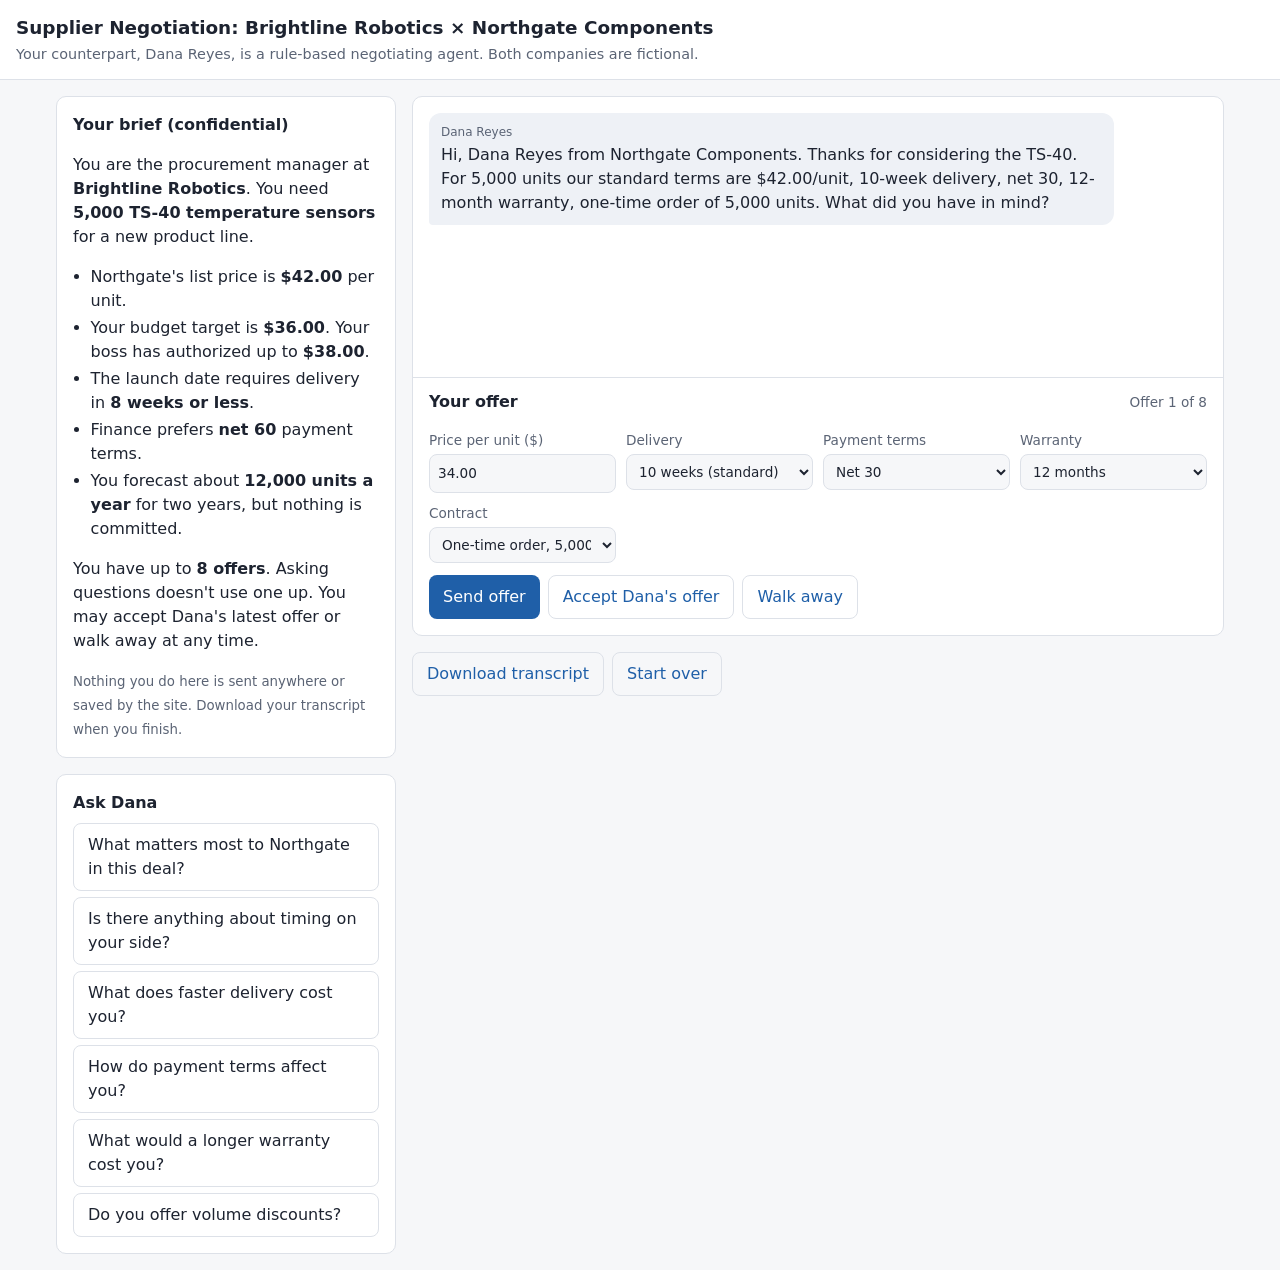
<file: activities/negotiation-supplier/index.html>
<!doctype html>
<html lang="en">
<head>
<meta charset="utf-8">
<meta name="viewport" content="width=device-width, initial-scale=1">
<meta name="robots" content="noindex">
<title>Supplier Negotiation</title>
<style>
  :root {
    --bg: #f6f7f9; --panel: #fff; --ink: #1d2330; --muted: #5b6475; --line: #dde1e8;
    --accent: #1f5fa8; --accent-ink: #fff; --them: #eef1f6; --you: #dcebfb; --info: #eef7ee;
    --warn: #8a5a00; --warn-bg: #fff4dc; --good: #1d6b35; --bad: #a12a2a;
  }
  @media (prefers-color-scheme: dark) {
    :root {
      --bg: #12151b; --panel: #1b1f27; --ink: #e6e9ef; --muted: #9aa3b2; --line: #2e3440;
      --accent: #5b9be0; --accent-ink: #0b1220; --them: #252b36; --you: #1f3550; --info: #1f3326;
      --warn: #f0c36a; --warn-bg: #3a2f17; --good: #7fd59b; --bad: #f08a8a;
    }
  }
  * { box-sizing: border-box; }
  body { margin: 0; background: var(--bg); color: var(--ink); font: 16px/1.5 system-ui, -apple-system, "Segoe UI", Roboto, sans-serif; }
  header { padding: 14px 16px; border-bottom: 1px solid var(--line); background: var(--panel); }
  header h1 { margin: 0; font-size: 1.15rem; }
  header p { margin: 2px 0 0; color: var(--muted); font-size: .9rem; }
  main { display: grid; grid-template-columns: minmax(0, 340px) minmax(0, 1fr); gap: 16px; max-width: 1200px; margin: 0 auto; padding: 16px; }
  @media (max-width: 820px) { main { grid-template-columns: minmax(0, 1fr); } }
  .card { background: var(--panel); border: 1px solid var(--line); border-radius: 10px; padding: 16px; }
  h2 { margin: 0 0 8px; font-size: 1rem; }
  .brief ul { padding-left: 1.1em; margin: 6px 0 12px; }
  .brief li { margin: 3px 0; }
  .brief small { color: var(--muted); }
  .side { display: flex; flex-direction: column; gap: 16px; min-width: 0; }
  .chat { display: flex; flex-direction: column; padding: 0; min-height: 60vh; }
  #log { flex: 1; overflow-y: auto; padding: 16px; display: flex; flex-direction: column; gap: 10px; max-height: 60vh; }
  .msg { max-width: 88%; padding: 10px 12px; border-radius: 12px; overflow-wrap: anywhere; }
  .msg .who { display: block; font-size: .75rem; color: var(--muted); margin-bottom: 2px; }
  .msg.dana { background: var(--them); align-self: flex-start; border-bottom-left-radius: 4px; }
  .msg.you { background: var(--you); align-self: flex-end; border-bottom-right-radius: 4px; }
  .msg.info { background: var(--info); align-self: flex-start; border-bottom-left-radius: 4px; }
  .notice { align-self: center; text-align: center; font-size: .9rem; color: var(--warn); background: var(--warn-bg); padding: 8px 12px; border-radius: 8px; }
  .offer { border-top: 1px solid var(--line); padding: 12px 16px 16px; }
  .offer-head { display: flex; justify-content: space-between; align-items: baseline; gap: 8px; flex-wrap: wrap; }
  .offer-head span { color: var(--muted); font-size: .85rem; }
  .fields { display: grid; grid-template-columns: repeat(auto-fit, minmax(150px, 1fr)); gap: 10px; margin: 8px 0 12px; }
  label.field { display: flex; flex-direction: column; gap: 4px; font-size: .85rem; color: var(--muted); }
  input, select { font: inherit; color: var(--ink); background: var(--bg); border: 1px solid var(--line); border-radius: 8px; padding: 8px; min-width: 0; }
  .actions { display: flex; gap: 8px; flex-wrap: wrap; }
  button { font: inherit; border: 0; border-radius: 8px; padding: 9px 14px; cursor: pointer; background: var(--accent); color: var(--accent-ink); }
  button.secondary { background: transparent; color: var(--accent); border: 1px solid var(--line); }
  button:disabled { opacity: .5; cursor: default; }
  .questions { display: flex; flex-direction: column; gap: 6px; }
  .questions button { text-align: left; background: transparent; color: var(--ink); border: 1px solid var(--line); }
  .questions button:not(:disabled):hover { border-color: var(--accent); }
  .summary table { width: 100%; border-collapse: collapse; font-size: .92rem; }
  .summary td { padding: 4px 0; border-bottom: 1px solid var(--line); vertical-align: top; }
  .summary td:last-child { text-align: right; white-space: nowrap; padding-left: 8px; }
  .summary .total td { font-weight: 600; border-bottom: 0; }
  .flag { color: var(--bad); font-size: .9rem; margin: 6px 0 0; }
  .ok { color: var(--good); }
  .footer-tools { display: flex; gap: 8px; flex-wrap: wrap; }
  [hidden] { display: none !important; }
</style>
</head>
<body>
<header>
  <h1>Supplier Negotiation: Brightline Robotics × Northgate Components</h1>
  <p>Your counterpart, Dana Reyes, is a rule-based negotiating agent. Both companies are fictional.</p>
</header>

<main>
  <div class="side">
    <section class="card brief" aria-labelledby="brief-title">
      <h2 id="brief-title">Your brief (confidential)</h2>
      <p>You are the procurement manager at <strong>Brightline Robotics</strong>. You need <strong>5,000 TS-40 temperature sensors</strong> for a new product line.</p>
      <ul>
        <li>Northgate's list price is <strong>$42.00</strong> per unit.</li>
        <li>Your budget target is <strong>$36.00</strong>. Your boss has authorized up to <strong>$38.00</strong>.</li>
        <li>The launch date requires delivery in <strong>8 weeks or less</strong>.</li>
        <li>Finance prefers <strong>net 60</strong> payment terms.</li>
        <li>You forecast about <strong>12,000 units a year</strong> for two years, but nothing is committed.</li>
      </ul>
      <p>You have up to <strong>8 offers</strong>. Asking questions doesn't use one up. You may accept Dana's latest offer or walk away at any time.</p>
      <small>Nothing you do here is sent anywhere or saved by the site. Download your transcript when you finish.</small>
    </section>

    <section class="card" aria-labelledby="q-title">
      <h2 id="q-title">Ask Dana</h2>
      <div class="questions" id="questions"></div>
    </section>
  </div>

  <div class="side">
    <section class="card chat" aria-label="Negotiation">
      <div id="log" aria-live="polite"></div>

      <form class="offer" id="offer-form">
        <div class="offer-head">
          <h2>Your offer</h2>
          <span id="round"></span>
        </div>
        <div class="fields">
          <label class="field">Price per unit ($)
            <input id="price" type="number" min="20" max="50" step="0.05" value="34.00" required>
          </label>
          <label class="field">Delivery
            <select id="delivery">
              <option value="10">10 weeks (standard)</option>
              <option value="7">7 weeks (rush)</option>
            </select>
          </label>
          <label class="field">Payment terms
            <select id="payment">
              <option value="30">Net 30</option>
              <option value="45">Net 45</option>
              <option value="60">Net 60</option>
            </select>
          </label>
          <label class="field">Warranty
            <select id="warranty">
              <option value="12">12 months</option>
              <option value="24">24 months</option>
            </select>
          </label>
          <label class="field">Contract
            <select id="contract">
              <option value="once">One-time order, 5,000 units</option>
              <option value="2yr">2-year agreement, 10,000+/yr</option>
            </select>
          </label>
        </div>
        <div class="actions">
          <button type="submit" id="send">Send offer</button>
          <button type="button" class="secondary" id="accept">Accept Dana's offer</button>
          <button type="button" class="secondary" id="walk">Walk away</button>
        </div>
      </form>
    </section>

    <section class="card summary" id="summary" hidden aria-labelledby="summary-title">
      <h2 id="summary-title">Result</h2>
      <div id="summary-body"></div>
    </section>

    <div class="footer-tools">
      <button type="button" class="secondary" id="download">Download transcript</button>
      <button type="button" class="secondary" id="restart">Start over</button>
    </div>
  </div>
</main>

<script>
(function () {
  'use strict';

  // ---- Dana's hidden model ---------------------------------------------------
  // Dana values a package by its price minus what each term costs Northgate,
  // plus what a long-term agreement is worth to her (all per unit).
  var DANA = {
    cost: { rush: 1.50, net45: 0.30, net60: 0.60, warranty24: 0.40 },
    multiYearValue: 3.00,
    openingAspiration: 41.00,
    reservation: 34.75,
    // Concessions shrink each round. She gives only 30% of a step when the
    // buyer hasn't improved their own offer since last time.
    steps: [1.00, 0.70, 0.50, 0.35, 0.25, 0.20, 0.15, 0.10],
    reciprocity: 0.30,
    timingDiscount: 0.50, // Revealing quota pressure makes her a little keener to close.
    insultMargin: 4.00
  };
  var MAX_OFFERS = 8;
  var OPENING = { price: 42.00, delivery: 10, payment: 30, warranty: 12, contract: 'once' };
  var STORAGE_KEY = 'absel-negotiation-supplier-v2';

  var QUESTIONS = [
    { id: 'priorities', q: 'What matters most to Northgate in this deal?',
      a: "Honestly? Predictable volume. A customer who commits for a couple of years is worth a lot more to us than a one-off order." },
    { id: 'timing', q: 'Is there anything about timing on your side?',
      a: "Between us, our quarter closes in three weeks and I'd like to get this signed before then. If we can move quickly, I'll be as flexible as I can." },
    { id: 'rush', q: 'What does faster delivery cost you?',
      a: "Rushing production to 7 weeks costs us about $1.50 a unit in overtime and expedited materials." },
    { id: 'payment', q: 'How do payment terms affect you?',
      a: "Every extra 15 days of terms costs us roughly 30 cents a unit in financing, so net 60 is about 60 cents a unit." },
    { id: 'warranty', q: 'What would a longer warranty cost you?',
      a: "Our TS-40 failure rate is low. A 24-month warranty costs us about 40 cents a unit in expected claims." },
    { id: 'volume', q: 'Do you offer volume discounts?',
      a: "5,000 units is already priced as a volume order. A multi-year commitment, though, is a different conversation." }
  ];

  function danaValue(o) {
    var v = o.price;
    if (o.delivery === 7) v -= DANA.cost.rush;
    if (o.payment === 45) v -= DANA.cost.net45;
    if (o.payment === 60) v -= DANA.cost.net60;
    if (o.warranty === 24) v -= DANA.cost.warranty24;
    if (o.contract === '2yr') v += DANA.multiYearValue;
    return v;
  }

  // The price that makes a package worth `target` to Dana, rounded up to 5 cents.
  function priceFor(terms, target) {
    var nonPrice = danaValue(Object.assign({}, terms, { price: 0 }));
    return Math.ceil((target - nonPrice) * 20 - 1e-9) / 20;
  }

  // ---- Brightline's scoring (shown at the end, for class comparison) ---------
  function brightlineScore(o) {
    var rows = [];
    rows.push(['Price ' + money(o.price) + ' (10 points per $1 under list)', Math.max(0, (42 - o.price) * 10)]);
    rows.push([o.delivery === 7 ? 'Delivery in 7 weeks: meets the launch' : 'Delivery in 10 weeks: misses the launch', o.delivery === 7 ? 20 : -20]);
    rows.push(['Payment net ' + o.payment, { 30: 0, 45: 4, 60: 8 }[o.payment]]);
    rows.push(['Warranty ' + o.warranty + ' months', o.warranty === 24 ? 4 : 0]);
    rows.push([o.contract === '2yr' ? 'Two-year supply agreement' : 'One-time order', o.contract === '2yr' ? 3 : 0]);
    var total = rows.reduce(function (s, r) { return s + r[1]; }, 0);
    return { rows: rows, total: Math.round(total * 10) / 10 };
  }

  // ---- State -------------------------------------------------------------------
  var state = load() || fresh();

  function fresh() {
    return {
      aspiration: DANA.openingAspiration,
      lastBuyerValue: null,
      offers: 0,
      asked: {},
      hinted: false,
      danaOffer: OPENING,
      log: [{ who: 'dana', text: "Hi, Dana Reyes from Northgate Components. Thanks for considering the TS-40. For 5,000 units our standard terms are " + describe(OPENING) + ". What did you have in mind?" }],
      outcome: null
    };
  }
  function load() {
    try { return JSON.parse(sessionStorage.getItem(STORAGE_KEY)); } catch (e) { return null; }
  }
  function save() {
    try { sessionStorage.setItem(STORAGE_KEY, JSON.stringify(state)); } catch (e) {}
  }

  // ---- Negotiation rules -------------------------------------------------------
  function makeOffer(offer) {
    state.offers += 1;
    state.log.push({ who: 'you', text: 'Offer ' + state.offers + ': ' + describe(offer) + '.' });
    var v = danaValue(offer);

    if (v >= state.aspiration) return closeDeal(offer, pick(["That works for us.", "I can do that.", "Let's do it."]));

    var reply;
    if (v < DANA.reservation - DANA.insultMargin) {
      reply = "That's below what these cost us to make. I can't work from that number. ";
    } else {
      var improved = state.lastBuyerValue === null || v > state.lastBuyerValue + 0.005;
      var step = DANA.steps[Math.min(state.offers - 1, DANA.steps.length - 1)] * (improved ? 1 : DANA.reciprocity);
      state.aspiration = Math.max(DANA.reservation, state.aspiration - step);
      if (v >= state.aspiration) {
        state.lastBuyerValue = v;
        return closeDeal(offer, "You're close enough. Let's shake on it.");
      }
      reply = improved
        ? pick(["I appreciate the movement, but I can't get there. ", "We're getting closer. ", "I can't do that, but let me meet you partway. "])
        : "I've moved, and I need to see some movement from your side too. ";
    }
    state.lastBuyerValue = Math.max(v, state.lastBuyerValue === null ? v : state.lastBuyerValue);

    var counter = Object.assign({}, offer, { price: Math.max(priceFor(offer, state.aspiration), 0) });
    state.danaOffer = counter;
    reply += 'On those terms I could do ' + money(counter.price) + ' per unit.';

    if (!state.hinted && state.offers >= 3 && offer.contract !== '2yr' && !state.asked.priorities && !state.asked.volume) {
      state.hinted = true;
      reply += " If you could commit beyond this one order, I'd have a lot more room on price.";
    }
    if (state.offers >= MAX_OFFERS) {
      reply += " I've gone as far as I can. That's my best and final offer.";
    }
    state.log.push({ who: 'dana', text: reply });
  }

  function ask(question) {
    if (state.asked[question.id]) return;
    state.asked[question.id] = true;
    state.log.push({ who: 'you', text: question.q });
    state.log.push({ who: 'info', text: question.a });
    if (question.id === 'timing') {
      state.aspiration = Math.max(DANA.reservation, state.aspiration - DANA.timingDiscount);
    }
  }

  function closeDeal(deal, line) {
    state.log.push({ who: 'dana', text: line + ' To confirm: ' + describe(deal) + '.' });
    state.outcome = { type: 'deal', deal: deal };
  }

  function walkAway() {
    state.log.push({ who: 'you', text: "I don't think we can make this work. Thanks for your time." });
    state.log.push({ who: 'dana', text: "Understood. If anything changes on your side, you know where to find me." });
    state.outcome = { type: 'none' };
  }

  // ---- Rendering -----------------------------------------------------------------
  var $ = function (id) { return document.getElementById(id); };
  var form = $('offer-form');

  function render() {
    var log = $('log');
    log.textContent = '';
    state.log.forEach(function (entry) {
      var div = document.createElement('div');
      div.className = 'msg ' + entry.who;
      var who = document.createElement('span');
      who.className = 'who';
      who.textContent = entry.who === 'you' ? 'You' : 'Dana Reyes';
      div.appendChild(who);
      div.appendChild(document.createTextNode(entry.text));
      log.appendChild(div);
    });
    if (state.outcome) {
      var n = document.createElement('div');
      n.className = 'notice';
      n.textContent = state.outcome.type === 'deal' ? 'Deal reached. See your result below.' : 'No deal. See your result below.';
      log.appendChild(n);
    }
    log.scrollTop = log.scrollHeight;

    var done = !!state.outcome;
    var outOfOffers = state.offers >= MAX_OFFERS;
    $('round').textContent = done ? '' : (outOfOffers ? 'No offers left: accept or walk away' : 'Offer ' + (state.offers + 1) + ' of ' + MAX_OFFERS);
    Array.prototype.forEach.call(form.elements, function (el) { el.disabled = done; });
    $('send').disabled = done || outOfOffers;

    var qs = $('questions');
    qs.textContent = '';
    QUESTIONS.forEach(function (question) {
      var b = document.createElement('button');
      b.type = 'button';
      b.textContent = question.q;
      b.disabled = done || !!state.asked[question.id];
      b.addEventListener('click', function () { ask(question); save(); render(); });
      qs.appendChild(b);
    });

    renderSummary();
  }

  function renderSummary() {
    var box = $('summary');
    box.hidden = !state.outcome;
    if (!state.outcome) return;
    var body = $('summary-body');
    if (state.outcome.type !== 'deal') {
      body.innerHTML = '<p>No agreement after ' + state.offers + ' offer(s). Brightline must find another supplier, and the launch is at risk.</p>';
      return;
    }
    var deal = state.outcome.deal;
    var score = brightlineScore(deal);
    var html = '<p><strong>Terms:</strong> ' + escapeHtml(describe(deal)) + '.</p><table>';
    score.rows.forEach(function (r) { html += '<tr><td>' + escapeHtml(r[0]) + '</td><td>' + fmtPoints(r[1]) + '</td></tr>'; });
    html += '<tr class="total"><td>Brightline score</td><td>' + score.total + '</td></tr></table>';
    html += deal.price > 38
      ? '<p class="flag">The price is above your $38.00 authorization. You would need your boss to sign off.</p>'
      : '<p class="ok">Within your $38.00 authorization' + (deal.price <= 36 ? ', and at or under your $36.00 target.' : '.') + '</p>';
    html += '<p><small>' + state.offers + ' offer(s) made, ' + Object.keys(state.asked).length + ' of ' + QUESTIONS.length + ' questions asked. Your instructor will compare results in the debrief.</small></p>';
    body.innerHTML = html;
  }

  // ---- Events ---------------------------------------------------------------------
  form.addEventListener('submit', function (e) {
    e.preventDefault();
    if (state.outcome || state.offers >= MAX_OFFERS) return;
    var price = Math.round(parseFloat($('price').value) * 100) / 100;
    if (!isFinite(price) || price <= 0) return;
    makeOffer({
      price: price,
      delivery: parseInt($('delivery').value, 10),
      payment: parseInt($('payment').value, 10),
      warranty: parseInt($('warranty').value, 10),
      contract: $('contract').value
    });
    save();
    render();
  });

  $('accept').addEventListener('click', function () {
    if (state.outcome) return;
    state.log.push({ who: 'you', text: 'I accept your offer: ' + describe(state.danaOffer) + '.' });
    closeDeal(state.danaOffer, 'Great, glad we could work it out.');
    save();
    render();
  });

  $('walk').addEventListener('click', function () {
    if (state.outcome || !confirm('Walk away without a deal?')) return;
    walkAway();
    save();
    render();
  });

  $('restart').addEventListener('click', function () {
    if (state.log.length > 1 && !confirm('Start a new negotiation? This one will be cleared.')) return;
    state = fresh();
    save();
    render();
  });

  $('download').addEventListener('click', function () {
    var lines = ['Supplier Negotiation transcript', new Date().toLocaleString(), ''];
    state.log.forEach(function (e) { lines.push((e.who === 'you' ? 'You: ' : 'Dana Reyes: ') + e.text, ''); });
    if (state.outcome && state.outcome.type === 'deal') {
      var s = brightlineScore(state.outcome.deal);
      lines.push('RESULT: ' + describe(state.outcome.deal));
      s.rows.forEach(function (r) { lines.push('  ' + r[0] + ': ' + fmtPoints(r[1])); });
      lines.push('  Brightline score: ' + s.total);
    } else if (state.outcome) {
      lines.push('RESULT: No deal');
    }
    lines.push('Offers made: ' + state.offers + '; questions asked: ' + Object.keys(state.asked).length);
    var blob = new Blob([lines.join('\n')], { type: 'text/plain' });
    var a = document.createElement('a');
    a.href = URL.createObjectURL(blob);
    a.download = 'negotiation-transcript.txt';
    document.body.appendChild(a);
    a.click();
    a.remove();
    setTimeout(function () { URL.revokeObjectURL(a.href); }, 1000);
  });

  // ---- Helpers ----------------------------------------------------------------------
  function describe(o) {
    return money(o.price) + '/unit, ' + o.delivery + '-week delivery, net ' + o.payment + ', ' + o.warranty + '-month warranty, ' +
      (o.contract === '2yr' ? 'two-year agreement (10,000+ units a year)' : 'one-time order of 5,000 units');
  }
  function money(n) { return '$' + n.toFixed(2); }
  function fmtPoints(n) { return (n > 0 ? '+' : '') + (Math.round(n * 10) / 10); }
  function pick(list) { return list[Math.floor(Math.random() * list.length)]; }
  function escapeHtml(s) { return String(s).replace(/[&<>"']/g, function (c) { return { '&': '&amp;', '<': '&lt;', '>': '&gt;', '"': '&quot;', "'": '&#39;' }[c]; }); }

  // Exposed for automated checks of the negotiation rules.
  window.__negotiation = { DANA: DANA, danaValue: danaValue, priceFor: priceFor, brightlineScore: brightlineScore };

  render();
})();
</script>
</body>
</html>
</file>
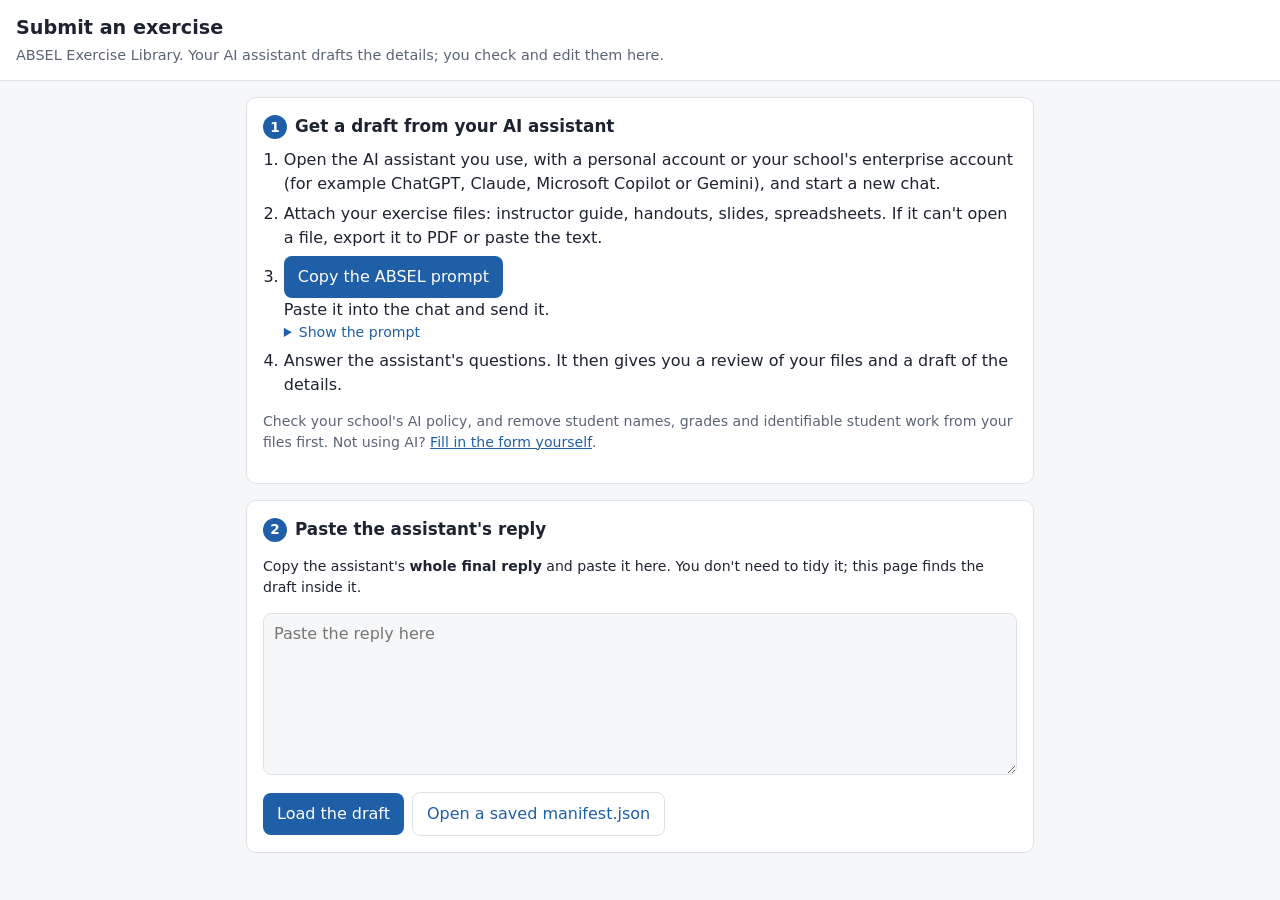
<file: author-kit/submit.html>
<!doctype html>
<html lang="en">
<head>
<meta charset="utf-8">
<meta name="viewport" content="width=device-width, initial-scale=1">
<meta name="robots" content="noindex">
<title>Submit an Exercise</title>
<style>
  :root {
    --bg: #f6f7f9; --panel: #fff; --ink: #1d2330; --muted: #5b6475; --line: #dde1e8;
    --accent: #1f5fa8; --accent-ink: #fff; --chip: #eef1f6; --good: #1d6b35; --good-bg: #e8f4ec;
    --warn: #8a5a00; --warn-bg: #fff4dc; --bad: #a12a2a; --bad-bg: #fbeaea;
  }
  @media (prefers-color-scheme: dark) {
    :root {
      --bg: #12151b; --panel: #1b1f27; --ink: #e6e9ef; --muted: #9aa3b2; --line: #2e3440;
      --accent: #5b9be0; --accent-ink: #0b1220; --chip: #252b36; --good: #7fd59b; --good-bg: #1f3326;
      --warn: #f0c36a; --warn-bg: #3a2f17; --bad: #f08a8a; --bad-bg: #3a1f22;
    }
  }
  * { box-sizing: border-box; }
  body { margin: 0; background: var(--bg); color: var(--ink); font: 16px/1.5 system-ui, -apple-system, "Segoe UI", Roboto, sans-serif; }
  header.top { padding: 14px 16px; border-bottom: 1px solid var(--line); background: var(--panel); }
  header.top h1 { margin: 0; font-size: 1.2rem; }
  header.top p { margin: 2px 0 0; color: var(--muted); font-size: .9rem; }
  .wrap { display: grid; grid-template-columns: 220px minmax(0, 1fr); gap: 16px; max-width: 1080px; margin: 0 auto; padding: 16px; }
  .wrap.no-nav { grid-template-columns: minmax(0, 1fr); max-width: 820px; }
  @media (max-width: 860px) { .wrap { grid-template-columns: minmax(0, 1fr); } }
  nav.side { position: sticky; top: 16px; align-self: start; }
  @media (max-width: 860px) { nav.side { position: static; } }
  nav.side ol { list-style: none; margin: 0; padding: 0; background: var(--panel); border: 1px solid var(--line); border-radius: 10px; overflow: hidden; }
  nav.side li + li { border-top: 1px solid var(--line); }
  nav.side a { display: flex; justify-content: space-between; gap: 8px; padding: 9px 12px; color: var(--ink); text-decoration: none; font-size: .92rem; }
  nav.side a:hover { background: var(--chip); }
  .badge { font-size: .78rem; border-radius: 999px; padding: 1px 8px; white-space: nowrap; align-self: center; }
  .badge.ok { background: var(--good-bg); color: var(--good); }
  .badge.todo { background: var(--bad-bg); color: var(--bad); }
  main { min-width: 0; display: flex; flex-direction: column; gap: 16px; }
  .card { background: var(--panel); border: 1px solid var(--line); border-radius: 10px; padding: 16px; scroll-margin-top: 12px; }
  h2 { margin: 0 0 8px; font-size: 1.05rem; display: flex; align-items: center; gap: 8px; }
  h3 { margin: 0 0 4px; font-size: 1.02rem; }
  .num { display: inline-grid; place-items: center; width: 24px; height: 24px; border-radius: 50%; background: var(--accent); color: var(--accent-ink); font-size: .85rem; flex: none; }
  .muted { color: var(--muted); }
  .small { font-size: .88rem; }
  ol.steps { margin: 8px 0; padding-left: 1.3em; }
  ol.steps li { margin: 6px 0; }
  pre.prompt, pre.review { white-space: pre-wrap; overflow-wrap: anywhere; font: .82rem/1.45 ui-monospace, SFMono-Regular, Consolas, monospace; background: var(--bg); border: 1px solid var(--line); border-radius: 8px; padding: 10px; max-height: 340px; overflow: auto; }
  pre.review { font-family: inherit; font-size: .9rem; }
  details > summary { cursor: pointer; color: var(--accent); }
  .field { margin: 14px 0 0; min-width: 0; }
  .field > label, .field > .lbl { display: block; font-weight: 600; font-size: .93rem; margin-bottom: 4px; }
  .opt { font-weight: 400; color: var(--muted); font-size: .85rem; }
  input[type=text], input[type=email], textarea, select { width: 100%; font: inherit; color: var(--ink); background: var(--bg); border: 1px solid var(--line); border-radius: 8px; padding: 8px 10px; min-width: 0; }
  textarea { resize: vertical; }
  input:focus, textarea:focus, select:focus { outline: 2px solid var(--accent); outline-offset: 1px; }
  .field.show-err > input, .field.show-err > textarea, .field.show-err > select, .field.show-err .inline input { border-color: var(--bad); }
  .hint { font-size: .84rem; color: var(--muted); margin-top: 4px; }
  .err, .warn, .ai-note { font-size: .86rem; margin-top: 6px; border-radius: 6px; }
  .err { color: var(--bad); }
  .warn { color: var(--warn); }
  .ai-note { background: var(--warn-bg); color: var(--warn); padding: 6px 10px; }
  .err:empty, .warn:empty, .ai-note:empty { display: none; }
  .grid { display: grid; grid-template-columns: repeat(auto-fit, minmax(170px, 1fr)); gap: 0 12px; }
  .inline { display: flex; gap: 8px; align-items: center; flex-wrap: wrap; }
  .inline input[type=text] { width: 7em; }
  .chips { display: flex; flex-wrap: wrap; gap: 6px; }
  .chip { font: inherit; font-size: .9rem; background: var(--chip); color: var(--ink); border: 1px solid var(--line); border-radius: 999px; padding: 5px 12px; cursor: pointer; display: inline-flex; gap: 6px; align-items: center; }
  .chip:hover { border-color: var(--accent); }
  .chip[aria-pressed=true] { background: var(--accent); color: var(--accent-ink); border-color: var(--accent); }
  .chip .ord { font-size: .72rem; background: var(--accent-ink); color: var(--accent); border-radius: 999px; padding: 0 6px; }
  .chip.full { opacity: .5; }
  .tags { display: flex; flex-wrap: wrap; gap: 6px; margin-bottom: 6px; }
  .tag { display: inline-flex; align-items: center; gap: 4px; background: var(--chip); border: 1px solid var(--line); border-radius: 999px; padding: 3px 4px 3px 11px; font-size: .9rem; max-width: 100%; overflow-wrap: anywhere; }
  .tag button { background: transparent; color: var(--muted); border: 0; padding: 0 6px; font-size: 1rem; line-height: 1; cursor: pointer; }
  .tag-entry { display: flex; gap: 8px; }
  .row { border: 1px solid var(--line); border-radius: 8px; padding: 4px 12px 12px; margin: 10px 0 0; background: var(--bg); }
  .row input[type=text], .row input[type=email], .row textarea, .row select { background: var(--panel); }
  .row-head { display: flex; justify-content: space-between; align-items: center; gap: 8px; margin-top: 8px; font-size: .88rem; color: var(--muted); }
  .obj { display: flex; gap: 8px; align-items: flex-start; margin-top: 8px; }
  .obj textarea { flex: 1; }
  button { font: inherit; border: 0; border-radius: 8px; padding: 9px 14px; cursor: pointer; background: var(--accent); color: var(--accent-ink); }
  button.secondary, label.button.secondary { background: transparent; color: var(--accent); border: 1px solid var(--line); }
  label.button { display: inline-block; border-radius: 8px; padding: 9px 14px; cursor: pointer; }
  button.link { background: none; color: var(--accent); padding: 0; text-decoration: underline; }
  button.icon { background: transparent; color: var(--muted); border: 1px solid var(--line); padding: 4px 10px; font-size: .85rem; }
  .actions { display: flex; gap: 8px; flex-wrap: wrap; margin-top: 10px; align-items: center; }
  .check { display: flex; gap: 10px; align-items: flex-start; font-weight: 400 !important; cursor: pointer; }
  .check input { margin-top: .3em; width: 1.05em; height: 1.05em; flex: none; }
  .radio-cards { display: grid; grid-template-columns: repeat(auto-fit, minmax(210px, 1fr)); gap: 8px; }
  .radio-cards label { border: 1px solid var(--line); border-radius: 8px; padding: 8px 10px; display: flex; gap: 8px; cursor: pointer; font-weight: 400; }
  .radio-cards label:has(input:checked) { border-color: var(--accent); background: var(--chip); }
  .radio-cards small { display: block; color: var(--muted); }
  .meter { font-size: .84rem; color: var(--muted); margin-top: 4px; }
  .meter.bad { color: var(--warn); }
  .msg { border-radius: 8px; padding: 10px 12px; margin-top: 10px; font-size: .92rem; }
  .msg.ok { background: var(--good-bg); color: var(--good); }
  .msg.bad { background: var(--bad-bg); color: var(--bad); }
  .msg.info { background: var(--chip); }
  .msg ul { margin: 6px 0 0; padding-left: 1.2em; }
  .problems { margin: 8px 0 0; padding-left: 1.2em; }
  .problems li { margin: 3px 0; }
  .problems a { color: var(--ink); }
  .file-state { font-size: .82rem; }
  .file-state.ok { color: var(--good); }
  [hidden] { display: none !important; }
</style>
</head>
<body>
<header class="top">
  <h1>Submit an exercise</h1>
  <p>ABSEL Exercise Library. Your AI assistant drafts the details; you check and edit them here.</p>
</header>

<div class="wrap no-nav" id="wrap">
  <nav class="side" id="nav" aria-label="Form sections" hidden></nav>
  <main>
    <section class="card" id="sec-start">
      <h2><span class="num">1</span> Get a draft from your AI assistant</h2>
      <ol class="steps">
        <li>Open the AI assistant you use, with a personal account or your school's enterprise account (for example ChatGPT, Claude, Microsoft Copilot or Gemini), and start a new chat.</li>
        <li>Attach your exercise files: instructor guide, handouts, slides, spreadsheets. If it can't open a file, export it to PDF or paste the text.</li>
        <li><button type="button" data-action="copy-prompt">Copy the ABSEL prompt</button> <span id="copy-status" class="small muted" role="status"></span><br>Paste it into the chat and send it.
          <details><summary class="small">Show the prompt</summary><pre class="prompt" id="prompt-view"></pre></details></li>
        <li>Answer the assistant's questions. It then gives you a review of your files and a draft of the details.</li>
      </ol>
      <p class="small muted">Check your school's AI policy, and remove student names, grades and identifiable student work from your files first. Not using AI? <button type="button" class="link" data-action="blank">Fill in the form yourself</button>.</p>
    </section>

    <section class="card" id="sec-import">
      <h2><span class="num">2</span> Paste the assistant's reply</h2>
      <p class="small">Copy the assistant's <strong>whole final reply</strong> and paste it here. You don't need to tidy it; this page finds the draft inside it.</p>
      <textarea id="paste" rows="6" placeholder="Paste the reply here" aria-label="Assistant's reply"></textarea>
      <div class="actions">
        <button type="button" data-action="import">Load the draft</button>
        <label class="button secondary">Open a saved manifest.json<input type="file" id="manifest-file" accept=".json,application/json" hidden></label>
      </div>
      <div id="import-msg" role="status"></div>
    </section>

    <div id="editor" hidden>
      <div class="card" id="ai-review" hidden>
        <details>
          <summary><strong>Your assistant's review of your files</strong></summary>
          <p class="small muted">Fix anything it lists under "Must fix" in your files before submitting.</p>
          <pre class="review" id="ai-review-text"></pre>
        </details>
      </div>
      <h2 style="margin:8px 0 0"><span class="num">3</span> Check and edit</h2>
      <p class="small muted" style="margin:0">Your changes are saved in this browser as you go.</p>
      <section class="card" id="sec-basics"></section>
      <section class="card" id="sec-authors"></section>
      <section class="card" id="sec-classify"></section>
      <section class="card" id="sec-logistics"></section>
      <section class="card" id="sec-materials"></section>
      <section class="card" id="sec-evidence"></section>
      <section class="card" id="sec-rights"></section>
      <section class="card" id="sec-finish"></section>
    </div>
  </main>
</div>

<script type="application/json" id="absel-schema">
{
  "$schema": "https://json-schema.org/draft/2020-12/schema",
  "$id": "https://absel.org/schema/exercise/1.0/manifest.schema.json",
  "title": "ABSEL Exercise Library manifest",
  "description": "Indexing information for one exercise. Saved as manifest.json in the exercise's folder. Field rules and definitions of every allowed value are in schema/INDEXING-RULES.md.",
  "type": "object",
  "additionalProperties": false,
  "required": [
    "schema_version", "title", "slug", "summary", "authors",
    "exercise_types", "disciplines", "topics", "learning_objectives",
    "levels", "delivery_modes", "duration", "class_size", "materials",
    "rights", "license", "version", "author_confirmed"
  ],
  "properties": {
    "schema_version": { "const": "1.0" },

    "title": { "type": "string", "minLength": 5, "maxLength": 120 },
    "slug": {
      "type": "string",
      "pattern": "^[a-z0-9]+(-[a-z0-9]+)*$",
      "maxLength": 60,
      "description": "Folder name and URL. Lowercase words joined by hyphens."
    },
    "summary": {
      "type": "string",
      "minLength": 300,
      "maxLength": 1400,
      "description": "60-180 words for an instructor deciding whether to use the exercise. Shown publicly in the catalog."
    },
    "description": {
      "type": ["string", "null"],
      "maxLength": 6000,
      "description": "Optional longer overview for members. Never include confidential information such as answer keys."
    },

    "authors": {
      "type": "array",
      "minItems": 1,
      "items": {
        "type": "object",
        "additionalProperties": false,
        "required": ["name"],
        "properties": {
          "name": { "type": "string", "minLength": 2 },
          "affiliation": { "type": ["string", "null"] },
          "email": { "type": ["string", "null"], "format": "email", "description": "Private: used by editors, never displayed." },
          "orcid": { "type": ["string", "null"], "pattern": "^\\d{4}-\\d{4}-\\d{4}-\\d{3}[\\dX]$" },
          "corresponding": { "type": "boolean", "default": false }
        }
      }
    },

    "exercise_types": {
      "type": "array", "minItems": 1, "maxItems": 3, "uniqueItems": true,
      "items": { "enum": [
        "simulation", "role-play", "game", "case-discussion", "structured-exercise",
        "team-project", "field-assignment", "reflection-or-debrief-tool", "assessment-instrument"
      ] }
    },
    "disciplines": {
      "type": "array", "minItems": 1, "maxItems": 3, "uniqueItems": true,
      "description": "First item is the primary discipline.",
      "items": { "enum": [
        "accounting", "business-analytics", "business-communication", "business-ethics",
        "business-law", "economics", "entrepreneurship", "finance", "general-management",
        "human-resource-management", "information-systems", "international-business",
        "leadership", "marketing", "negotiation", "operations-management",
        "organizational-behavior", "project-management", "strategy",
        "supply-chain-management", "sustainability"
      ] }
    },
    "courses": {
      "type": "array", "maxItems": 5, "uniqueItems": true,
      "description": "Typical course titles, free text, e.g. \"Principles of Marketing\".",
      "items": { "type": "string", "minLength": 3, "maxLength": 80 }
    },
    "topics": {
      "type": "array", "minItems": 3, "maxItems": 12, "uniqueItems": true,
      "description": "Search keywords: concepts an instructor would type.",
      "items": { "type": "string", "pattern": "^[a-z0-9][a-z0-9 &'/-]*$", "maxLength": 40 }
    },
    "learning_objectives": {
      "type": "array", "minItems": 2, "maxItems": 8,
      "items": { "type": "string", "minLength": 15, "maxLength": 300 }
    },
    "skills": {
      "type": "array", "maxItems": 5, "uniqueItems": true,
      "items": { "enum": [
        "written-communication", "oral-communication", "critical-thinking",
        "quantitative-reasoning", "data-literacy", "ethical-reasoning", "teamwork",
        "leadership", "decision-making", "negotiation-and-persuasion",
        "cross-cultural-competence", "creativity-and-innovation", "technology-agility",
        "ai-literacy", "reflective-thinking"
      ] }
    },

    "levels": {
      "type": "array", "minItems": 1, "uniqueItems": true,
      "items": { "enum": [
        "undergraduate-introductory", "undergraduate-advanced", "graduate",
        "executive-education", "doctoral"
      ] }
    },
    "delivery_modes": {
      "type": "array", "minItems": 1, "uniqueItems": true,
      "items": { "enum": ["in-person", "online-synchronous", "online-asynchronous", "hybrid"] }
    },
    "duration": {
      "type": "object",
      "additionalProperties": false,
      "required": ["in_class_minutes", "sessions"],
      "properties": {
        "in_class_minutes": { "$ref": "#/$defs/range", "description": "Total class time across all sessions, including debrief. 0 if none." },
        "sessions": { "type": "integer", "minimum": 1 },
        "out_of_class_hours": { "type": ["number", "null"], "minimum": 0, "description": "Student time outside class." }
      }
    },
    "class_size": { "$ref": "#/$defs/range", "description": "Students in the whole class. max null means no upper limit." },
    "group_size": { "$ref": "#/$defs/range", "description": "Students per team. 1-1 means individual work." },
    "prep_time_minutes": { "type": ["integer", "null"], "minimum": 0, "description": "Instructor preparation the first time." },
    "technology": {
      "type": "array", "minItems": 1, "uniqueItems": true,
      "items": { "enum": [
        "none", "projector", "student-devices", "internet", "lms",
        "spreadsheet-software", "specialized-software"
      ] }
    },
    "technology_notes": { "type": ["string", "null"], "maxLength": 500 },
    "cost_to_students": { "enum": ["free", "under-25", "25-to-75", "over-75"] },
    "ai_involvement": {
      "type": "object",
      "additionalProperties": false,
      "required": ["topic_is_ai", "students_use_ai"],
      "properties": {
        "topic_is_ai": { "type": "boolean", "description": "The exercise teaches about AI." },
        "students_use_ai": { "enum": ["none", "optional", "required"] },
        "notes": { "type": ["string", "null"], "maxLength": 500 }
      }
    },

    "materials": {
      "type": "array",
      "minItems": 1,
      "items": {
        "type": "object",
        "additionalProperties": false,
        "required": ["title", "role", "audience"],
        "anyOf": [{ "required": ["file"] }, { "required": ["url"] }],
        "properties": {
          "file": {
            "type": "string",
            "pattern": "^(?![_.])(?!.*\\.\\.)(?!.*/[_.])[A-Za-z0-9._ /-]+$",
            "description": "File name within the exercise folder. No leading _ or ."
          },
          "url": { "type": "string", "format": "uri", "pattern": "^https://" },
          "title": { "type": "string", "minLength": 3, "maxLength": 120 },
          "role": { "enum": [
            "instructor-guide", "teaching-notes", "answer-key", "debrief-guide",
            "student-instructions", "role-brief", "case-text", "reading", "slides",
            "simulation", "data-file", "template-or-worksheet", "rubric", "assessment",
            "video", "other"
          ] },
          "audience": { "enum": ["instructor-only", "student-facing"] },
          "notes": { "type": ["string", "null"], "maxLength": 300 }
        },
        "if": { "required": ["role"], "properties": { "role": { "enum": ["instructor-guide", "teaching-notes", "answer-key"] } } },
        "then": { "properties": { "audience": { "const": "instructor-only" } } }
      }
    },

    "classroom_testing": {
      "type": "object",
      "additionalProperties": false,
      "required": ["times_used"],
      "properties": {
        "times_used": { "type": "integer", "minimum": 0 },
        "contexts": { "type": ["string", "null"], "maxLength": 500, "description": "Courses, levels and class sizes it was used with." }
      }
    },
    "evidence_of_effectiveness": { "type": ["string", "null"], "maxLength": 1500 },
    "prior_publications": {
      "type": "array",
      "items": {
        "type": "object",
        "additionalProperties": false,
        "required": ["citation"],
        "properties": {
          "citation": { "type": "string", "minLength": 10 },
          "doi": { "type": ["string", "null"], "pattern": "^10\\.\\d{4,9}/\\S+$" },
          "url": { "type": ["string", "null"], "format": "uri" }
        }
      }
    },

    "rights": {
      "type": "object",
      "additionalProperties": false,
      "required": ["author_owns_or_has_permission", "third_party_materials", "contains_identifiable_student_information"],
      "properties": {
        "author_owns_or_has_permission": { "type": "boolean" },
        "third_party_materials": {
          "type": "array",
          "items": {
            "type": "object",
            "additionalProperties": false,
            "required": ["description", "status"],
            "properties": {
              "description": { "type": "string", "minLength": 5 },
              "status": { "enum": ["permission-obtained", "openly-licensed", "public-domain", "needs-review"] }
            }
          }
        },
        "contains_identifiable_student_information": {
          "const": false,
          "description": "Must be false. Remove student names, grades and identifiable work before submitting."
        }
      }
    },
    "license": { "enum": ["absel-member-use", "cc-by-nc-4.0", "cc-by-nc-sa-4.0", "cc-by-4.0"] },
    "version": { "type": "string", "pattern": "^\\d+\\.\\d+(\\.\\d+)?$" },
    "version_notes": { "type": ["string", "null"], "maxLength": 1000 },

    "generated_with": { "type": ["string", "null"], "maxLength": 80, "description": "AI tool that drafted this manifest, if any." },
    "author_confirmed": { "type": "boolean", "description": "Set to true only by the submission form after the author reviews every field." }
  },

  "$defs": {
    "range": {
      "type": "object",
      "additionalProperties": false,
      "required": ["min", "max"],
      "properties": {
        "min": { "type": "integer", "minimum": 0 },
        "max": { "type": ["integer", "null"], "minimum": 0 }
      }
    }
  }
}
</script>
<script type="text/plain" id="absel-prompt">
You are helping a university business instructor prepare an experiential exercise for the ABSEL Exercise Library, a members-only collection of simulations, role-plays and other experiential exercises for business courses. The instructor has attached the exercise's files (or pasted their text). Your job is to index the exercise accurately and check the package. You are not rewriting the exercise.

Work in three steps.

STEP 1: READ AND INVENTORY
Read every file. If you can't open a file, say so and ask me to paste its text or export it to PDF. Don't guess at its contents.

STEP 2: ASK ME QUESTIONS, THEN WAIT
Ask me, in one numbered list, about everything you need that the materials don't clearly state. Keep it to 12 questions or fewer, and group related items. Always ask about the following unless the materials answer it:
- author names, affiliations, emails and ORCID iDs, and who is the contact author;
- how many times I've used the exercise with real students, and in which courses, levels and class sizes;
- any evidence it works (student feedback, assessment results, publications);
- prior publications of the exercise, such as ABSEL Developments proceedings;
- whether anything in the materials was created by someone else (published cases, publisher slides, images, articles, software) and whether I have permission;
- which license I want (list the four options below);
- anything about class size, timing, prep time or technology that the materials leave unclear.
Then stop and wait for my answers. Do not produce Step 3 until I reply.

STEP 3: PRODUCE TWO THINGS

Part A: Submission review (plain text, not JSON)
1. Files: a table with each file's exact name, a short title, its role and its audience, using the allowed values below.
2. Missing: anything a complete package should have but doesn't. A complete package has an instructor guide covering learning objectives, timing, setup, how to run it and debrief questions, plus everything students need.
3. Must fix before submitting:
   - any student names, grades or identifiable student work;
   - third-party material without clear permission;
   - answers, solutions or hidden information inside a file meant for students;
   - inconsistencies between files (for example, different timings or numbers in the guide and the handout).
   Quote or locate each problem precisely. If there are none, say so.
4. Suggestions (optional, at most 5): improvements that would make the exercise easier for another instructor to adopt.
5. Still needed: any manifest field you left null because neither the materials nor I provided it.

Part B: manifest.json
One JSON code block that follows the format and rules below exactly.

RULES FOR THE MANIFEST
- Never invent facts. Use only what the materials or I state. If an optional value is unknown, use null or leave the field out. If a required value is unknown, use null and list it under "Still needed".
- For list fields with allowed values, use only the values listed below, spelled exactly (lowercase, hyphenated). Never make up a new value. If nothing fits well, choose the closest and mention it in the review.
- Keep everything confidential out of the title, summary, description and topics: answer keys, hidden parameters, the "twist", what the other side really wants. These fields are shown to more people than the instructor guide.
- title: 5-120 characters, descriptive (not just a product name).
- slug: lowercase words joined by hyphens, at most 60 characters, based on the title.
- summary: 60-180 words, in the third person, for an instructor deciding whether to use the exercise. Say what students do, what they learn and what it takes to run. No marketing language.
- description: optional longer overview for members (structure, variations), or null.
- learning_objectives: 2-8 items. Each completes "Students will be able to..." but leaves those words out, and starts with an assessable verb (explain, apply, calculate, compare, evaluate, design, negotiate, justify). Never use understand, learn, appreciate or be exposed to. Base them on the materials' own objectives where they exist.
- topics: 3-12 lowercase search keywords for the concepts taught, in the terms an instructor would search for (textbook names of concepts, e.g. "escalation of commitment", "bullwhip effect"). Don't repeat discipline names. Spell out abbreviations unless the abbreviation is the common search term.
- courses: up to 5 typical course titles in plain words.
- disciplines: 1-3, primary first. Tag where it's taught, not every field it touches.
- exercise_types: 1-3, most important first.
- skills: up to 5, only skills students actually practice.
- levels and delivery_modes: only those the exercise was designed for or used with, not ones it could in theory be adapted to.
- duration.in_class_minutes: total class time across all sessions, including the debrief, as {"min": n, "max": n}. Use 0 for a fully out-of-class exercise.
- class_size and group_size: {"min": n, "max": n}. Use "max": null for no upper limit. Use {"min": 1, "max": 1} for individual work.
- materials: one entry per file, using the exact file name as given. instructor-guide, teaching-notes and answer-key are always instructor-only. Use "url" instead of "file" for something hosted elsewhere.
- rights.contains_identifiable_student_information must be false. If the files contain student information, set it to false anyway, and put removing it at the top of "Must fix before submitting".
- version: "1.0" unless I say otherwise.
- generated_with: the name of your AI product and model.
- author_confirmed: always false. The instructor confirms on the submission form.
- schema_version: always "1.0".
- Output valid JSON only inside the code block: double quotes, no comments, no trailing commas.

ALLOWED VALUES

exercise_types:
- simulation: students make decisions in a model that responds to them
- role-play: students act out roles with confidential briefs
- game: rules, scoring and competition are central
- case-discussion: a case with an experiential component
- structured-exercise: a guided in-class activity that isn't one of the above
- team-project: multi-week team work with deliverables
- field-assignment: students work outside the classroom (interviews, observation)
- reflection-or-debrief-tool: a reusable debrief or reflection instrument
- assessment-instrument: a rubric, test or measure for experiential learning

disciplines: accounting, business-analytics, business-communication, business-ethics, business-law, economics, entrepreneurship, finance, general-management (only for genuinely cross-functional exercises), human-resource-management, information-systems, international-business, leadership, marketing, negotiation, operations-management, organizational-behavior, project-management, strategy, supply-chain-management, sustainability

skills: written-communication, oral-communication, critical-thinking, quantitative-reasoning, data-literacy, ethical-reasoning, teamwork, leadership, decision-making, negotiation-and-persuasion, cross-cultural-competence, creativity-and-innovation, technology-agility, ai-literacy, reflective-thinking

levels: undergraduate-introductory (first or second year), undergraduate-advanced (upper division), graduate (master's, including MBA), executive-education, doctoral

delivery_modes: in-person, online-synchronous (live video class), online-asynchronous (students work on their own schedule), hybrid (some students in the room and some online at the same time)

technology: none, projector, student-devices (laptops, tablets or phones), internet, lms (course learning management system), spreadsheet-software, specialized-software (anything students must install or buy; explain in technology_notes)

cost_to_students (US dollars per student): free, under-25, 25-to-75, over-75

ai_involvement.students_use_ai: none, optional, required

materials role:
- instructor-guide: main guide (always instructor-only)
- teaching-notes: supplementary notes, variations, tips (always instructor-only)
- answer-key: solutions, scoring keys, hidden parameters (always instructor-only)
- debrief-guide: debrief questions and discussion plan
- student-instructions: instructions for all students
- role-brief: confidential instructions for one role
- case-text: case or scenario text
- reading: background reading
- slides
- simulation: the simulation itself, such as an HTML file
- data-file
- template-or-worksheet: forms students fill in
- rubric
- assessment: quiz, test or survey
- video
- other: explain in notes

materials audience: instructor-only, student-facing

rights.third_party_materials status: permission-obtained, openly-licensed, public-domain, needs-review (use needs-review whenever permission is unclear)

license:
- absel-member-use: members may use and adapt it in their own courses, no redistribution (default)
- cc-by-nc-4.0: anyone may share and adapt it non-commercially, with credit
- cc-by-nc-sa-4.0: as above, and adaptations must use the same license
- cc-by-4.0: anyone may share and adapt it for any purpose, with credit

MANIFEST FORMAT
Fill in this structure. Optional fields are marked; keep them (with null or an empty list) if unknown.

{
  "schema_version": "1.0",
  "title": "",
  "slug": "",
  "summary": "",
  "description": null,                       // optional
  "authors": [
    { "name": "", "affiliation": "", "email": "", "orcid": null, "corresponding": true }
  ],
  "exercise_types": [],
  "disciplines": [],
  "courses": [],                             // optional
  "topics": [],
  "learning_objectives": [],
  "skills": [],                              // optional
  "levels": [],
  "delivery_modes": [],
  "duration": { "in_class_minutes": { "min": 0, "max": 0 }, "sessions": 1, "out_of_class_hours": null },
  "class_size": { "min": 0, "max": null },
  "group_size": { "min": 1, "max": 1 },      // optional
  "prep_time_minutes": null,                 // optional
  "technology": [],
  "technology_notes": null,                  // optional
  "cost_to_students": "free",                // optional
  "ai_involvement": { "topic_is_ai": false, "students_use_ai": "none", "notes": null },   // optional
  "materials": [
    { "file": "", "title": "", "role": "", "audience": "", "notes": null }
  ],
  "classroom_testing": { "times_used": 0, "contexts": null },   // optional
  "evidence_of_effectiveness": null,         // optional
  "prior_publications": [],                  // optional; items: { "citation": "", "doi": null, "url": null }
  "rights": {
    "author_owns_or_has_permission": true,
    "third_party_materials": [],             // items: { "description": "", "status": "" }
    "contains_identifiable_student_information": false
  },
  "license": "absel-member-use",
  "version": "1.0",
  "version_notes": null,                     // optional
  "generated_with": "",
  "author_confirmed": false
}

(The // notes above are for you. Leave them out of your output.)

Begin with Step 1 now.
</script>
<script>
(() => {
  'use strict';
  // The schema and prompt above are filled in by tools/build_form.py from schema/ and author-kit/author-prompt.md.
  const SCHEMA = JSON.parse(document.getElementById('absel-schema').textContent);
  const PROMPT = document.getElementById('absel-prompt').textContent.trim();
  const P = SCHEMA.properties;
  const MAT = P.materials.items.properties;
  const ENUM = {
    exercise_types: P.exercise_types.items.enum, disciplines: P.disciplines.items.enum,
    skills: P.skills.items.enum, levels: P.levels.items.enum, delivery_modes: P.delivery_modes.items.enum,
    technology: P.technology.items.enum, cost_to_students: P.cost_to_students.enum,
    students_use_ai: P.ai_involvement.properties.students_use_ai.enum,
    role: MAT.role.enum, audience: MAT.audience.enum,
    status: P.rights.properties.third_party_materials.items.properties.status.enum, license: P.license.enum,
  };
  const LOCKED_ROLES = P.materials.items.if.properties.role.enum;
  const STORE_KEY = 'absel-submit-draft-v1';
  const BIG_FILE = 100 * 1024 * 1024;

  const LABELS = {
    'lms': 'Course LMS', 'ai-literacy': 'AI literacy', 'student-devices': 'Student laptops or phones',
    'spreadsheet-software': 'Spreadsheet software', 'specialized-software': 'Specialized software',
    'online-synchronous': 'Online, live', 'online-asynchronous': 'Online, self-paced',
    'undergraduate-introductory': 'Undergraduate, introductory', 'undergraduate-advanced': 'Undergraduate, advanced',
    'graduate': "Graduate (master's, MBA)", 'free': 'Free', 'under-25': 'Under $25', '25-to-75': '$25 to $75', 'over-75': 'Over $75',
    'instructor-only': 'Instructor only', 'student-facing': 'Students may see it',
    'permission-obtained': 'I have permission', 'openly-licensed': 'Openly licensed (e.g. Creative Commons)',
    'public-domain': 'Public domain', 'needs-review': 'Not sure',
    'absel-member-use': 'ABSEL members only', 'cc-by-nc-4.0': 'CC BY-NC 4.0', 'cc-by-nc-sa-4.0': 'CC BY-NC-SA 4.0', 'cc-by-4.0': 'CC BY 4.0',
    'none': 'None', 'role-play': 'Role-play',
  };
  const HINTS = {
    exercise_types: {
      'simulation': 'Students make decisions in a model that responds to them.',
      'role-play': 'Students act out roles with confidential briefs.',
      'game': 'Rules, scoring and competition are central.',
      'case-discussion': 'A case with an experiential component.',
      'structured-exercise': "A guided in-class activity that isn't one of the others.",
      'team-project': 'Multi-week team work with deliverables.',
      'field-assignment': 'Students work outside the classroom, e.g. interviews.',
      'reflection-or-debrief-tool': 'A reusable debrief or reflection instrument.',
      'assessment-instrument': 'A rubric, test or measure for experiential learning.',
    },
    license: {
      'absel-member-use': 'Members may use and adapt it in their own courses. No redistribution.',
      'cc-by-nc-4.0': 'Anyone may share and adapt it non-commercially, with credit.',
      'cc-by-nc-sa-4.0': 'As BY-NC, and adaptations must use the same license.',
      'cc-by-4.0': 'Anyone may share and adapt it for any purpose, with credit.',
    },
  };
  // Words assistants commonly use instead of an allowed value.
  const SYNONYMS = {
    'mba': 'graduate', 'masters': 'graduate', 'master-s': 'graduate', 'graduate-mba': 'graduate',
    'in-class': 'in-person', 'face-to-face': 'in-person', 'classroom': 'in-person',
    'synchronous': 'online-synchronous', 'asynchronous': 'online-asynchronous',
    'purchasing': 'supply-chain-management', 'procurement': 'supply-chain-management',
    'hr': 'human-resource-management', 'human-resources': 'human-resource-management',
    'ob': 'organizational-behavior', 'ethics': 'business-ethics', 'analytics': 'business-analytics',
    'operations': 'operations-management', 'mis': 'information-systems', 'international': 'international-business',
    'laptops': 'student-devices', 'instructor': 'instructor-only', 'student': 'student-facing', 'students': 'student-facing',
    'cc-by-nc': 'cc-by-nc-4.0', 'cc-by-nc-sa': 'cc-by-nc-sa-4.0', 'cc-by': 'cc-by-4.0',
  };
  const WEAK_VERBS = /^(understand|learn|know|appreciate|be (exposed|aware|familiar)|gain|become aware)\b/i;
  const SECTIONS = [
    ['basics', 'Basics', ['title', 'slug', 'summary', 'description', 'version', 'version_notes']],
    ['authors', 'Authors', ['authors']],
    ['classify', 'What it teaches', ['exercise_types', 'disciplines', 'topics', 'learning_objectives', 'courses', 'skills']],
    ['logistics', 'Running it', ['levels', 'delivery_modes', 'duration', 'class_size', 'group_size', 'prep_time_minutes', 'technology', 'technology_notes', 'cost_to_students', 'ai_involvement']],
    ['materials', 'Files', ['materials']],
    ['evidence', 'Testing and evidence', ['classroom_testing', 'evidence_of_effectiveness', 'prior_publications']],
    ['rights', 'Rights and license', ['rights', 'license']],
    ['finish', 'Finish', ['author_confirmed', 'generated_with', 'schema_version']],
  ];

  let st = null;            // form state: strings for every text and number field
  let issues = {};          // path -> notes about values the assistant gave that needed attention
  let review = '';          // the assistant's text around the draft
  let slugTouched = false, showAll = false;
  let touched = new Set();
  let result = { errs: [], warns: [] };
  const attached = new Map(); // file name -> File (kept in memory only)

  // ---------- helpers ----------
  const $ = (sel) => document.querySelector(sel);
  const esc = (s) => String(s == null ? '' : s).replace(/[&<>"']/g, (c) => ({ '&': '&amp;', '<': '&lt;', '>': '&gt;', '"': '&quot;', "'": '&#39;' }[c]));
  const pid = (p) => p.replace(/\./g, '-');
  const join = (p, k) => (p === '' ? String(k) : p + '.' + k);
  const label = (v) => LABELS[v] || (v.charAt(0).toUpperCase() + v.slice(1).replace(/-/g, ' '));
  const get = (path) => path.split('.').reduce((o, k) => (o == null ? undefined : o[k]), st);
  function set(path, value) {
    const keys = path.split('.'); const last = keys.pop();
    keys.reduce((o, k) => o[k], st)[last] = value;
  }
  const words = (s) => (s.trim() ? s.trim().split(/\s+/).length : 0);
  const slugify = (s) => String(s).toLowerCase().normalize('NFKD').replace(/[̀-ͯ]/g, '')
    .replace(/&/g, ' and ').replace(/[^a-z0-9]+/g, '-').replace(/^-+|-+$/g, '').slice(0, 60).replace(/-+$/, '');
  const normValue = (v) => String(v).toLowerCase().trim().replace(/&/g, ' and ').replace(/[^a-z0-9.]+/g, '-').replace(/^-+|-+$/g, '');
  const normTopic = (t) => String(t).toLowerCase().replace(/[‘’]/g, "'").replace(/[^a-z0-9 &'\/-]+/g, ' ').replace(/\s+/g, ' ').trim();
  const fmtSize = (n) => (n > 1048576 ? (n / 1048576).toFixed(1) + ' MB' : Math.max(1, Math.round(n / 1024)) + ' KB');

  function blank() {
    return {
      title: '', slug: '', summary: '', description: '',
      authors: [{ name: '', affiliation: '', email: '', orcid: '', corresponding: true }],
      exercise_types: [], disciplines: [], courses: [], topics: [], learning_objectives: ['', ''], skills: [],
      levels: [], delivery_modes: [],
      duration: { in_class_minutes: { min: '', max: '' }, sessions: '1', out_of_class_hours: '' },
      class_size: { min: '', max: '', nolimit: false }, group_size: { min: '', max: '' }, prep_time_minutes: '',
      technology: [], technology_notes: '', cost_to_students: '',
      ai_involvement: { topic_is_ai: false, students_use_ai: 'none', notes: '' },
      materials: [], classroom_testing: { times_used: '', contexts: '' }, evidence_of_effectiveness: '', prior_publications: [],
      rights: { owns: false, third_party_materials: [], no_student_info: false },
      license: 'absel-member-use', version: '1.0', version_notes: '', generated_with: '', author_confirmed: false,
    };
  }

  // ---------- reading the assistant's reply ----------
  function tryParse(text) {
    const attempts = [
      (s) => s,
      (s) => s.replace(/^﻿/, '').replace(/ /g, ' ')
        .replace(/(^|[\s,{\[])\/\/[^\n]*/g, '$1')       // // comments (not the // in https://)
        .replace(/,(\s*[}\]])/g, '$1'),                   // trailing commas
      (s) => s.replace(/[“”]/g, '"'),          // curly quotes used as JSON quotes
    ];
    let s = text;
    for (const fix of attempts) {
      s = fix(s);
      try { const v = JSON.parse(s); if (v && typeof v === 'object' && !Array.isArray(v)) return v; } catch (e) { /* try the next fix */ }
    }
    return null;
  }
  function extractDraft(text) {
    const found = [];
    const fence = /```[\w-]*[ \t]*\r?\n([\s\S]*?)```/g;
    let m;
    while ((m = fence.exec(text))) found.push({ body: m[1], start: m.index, end: m.index + m[0].length });
    found.reverse(); // the manifest is normally the last block
    const first = text.indexOf('{'), last = text.lastIndexOf('}');
    if (first >= 0 && last > first) found.push({ body: text.slice(first, last + 1), start: first, end: last + 1 });
    for (const c of found) {
      const data = tryParse(c.body);
      if (data && ('title' in data || 'summary' in data || 'materials' in data)) {
        return { data, rest: (text.slice(0, c.start) + '\n' + text.slice(c.end)).replace(/\n{3,}/g, '\n\n').trim() };
      }
    }
    return null;
  }

  function fromManifest(raw) {
    const s = blank(); const notes = {};
    const note = (path, text) => { (notes[path] = notes[path] || []).push(text); };
    const str = (v) => (v == null ? '' : typeof v === 'string' ? v.trim() : String(v));
    const num = (v) => (v == null || v === '' ? '' : String(v).trim());
    const list = (v) => (Array.isArray(v) ? v : v == null || v === '' ? [] : String(v).split(/[,;\n]/)).map(str).filter(Boolean);
    const bool = (v) => v === true || /^(true|yes)$/i.test(str(v));
    function pick(v, allowed, path) {
      const raw0 = str(v); if (!raw0) return '';
      const n = normValue(raw0);
      if (allowed.includes(n)) return n;
      if (SYNONYMS[n] && allowed.includes(SYNONYMS[n])) {
        note(path, `Your assistant wrote “${raw0}”, so “${label(SYNONYMS[n])}” is selected. Change it if that's wrong.`);
        return SYNONYMS[n];
      }
      note(path, `Your assistant suggested “${raw0}”, which isn't one of the options. Choose the closest one.`);
      return '';
    }
    const pickMany = (key, allowed) => [...new Set(list(raw[key]).map((v) => pick(v, allowed, key)).filter(Boolean))];

    s.title = str(raw.title);
    s.slug = str(raw.slug) || slugify(s.title);
    s.summary = str(raw.summary);
    s.description = str(raw.description);
    const authors = (Array.isArray(raw.authors) ? raw.authors : raw.authors ? [raw.authors] : []).map((a) => (typeof a === 'string'
      ? { name: a.trim(), affiliation: '', email: '', orcid: '', corresponding: false }
      : { name: str(a.name), affiliation: str(a.affiliation), email: str(a.email), orcid: str(a.orcid), corresponding: bool(a.corresponding) }));
    if (authors.length) {
      s.authors = authors;
      const c = s.authors.findIndex((a) => a.corresponding);
      s.authors.forEach((a, i) => { a.corresponding = i === (c < 0 ? 0 : c); });
    }
    for (const key of ['exercise_types', 'disciplines', 'skills', 'levels', 'delivery_modes', 'technology']) s[key] = pickMany(key, ENUM[key]);
    s.courses = list(raw.courses);
    s.topics = [...new Set(list(raw.topics).map(normTopic).filter(Boolean))];
    const objectives = list(Array.isArray(raw.learning_objectives) ? raw.learning_objectives : str(raw.learning_objectives).split('\n'))
      .map((o) => o.replace(/^[-*•\d.)\s]+/, '').replace(/^students will be able to[:,]?\s*/i, '').trim()).filter(Boolean)
      .map((o) => o.charAt(0).toUpperCase() + o.slice(1));
    if (objectives.length) s.learning_objectives = objectives;

    const d = raw.duration || {};
    const icm = d.in_class_minutes;
    if (icm != null && typeof icm === 'object') s.duration.in_class_minutes = { min: num(icm.min), max: num(icm.max) };
    else if (icm != null) s.duration.in_class_minutes = { min: num(icm), max: num(icm) };
    s.duration.sessions = num(d.sessions) || '1';
    s.duration.out_of_class_hours = num(d.out_of_class_hours);
    if (raw.class_size && typeof raw.class_size === 'object') {
      s.class_size = { min: num(raw.class_size.min), max: num(raw.class_size.max), nolimit: 'max' in raw.class_size && raw.class_size.max === null };
    }
    if (raw.group_size && typeof raw.group_size === 'object') s.group_size = { min: num(raw.group_size.min), max: num(raw.group_size.max) };
    s.prep_time_minutes = num(raw.prep_time_minutes);
    s.technology_notes = str(raw.technology_notes);
    s.cost_to_students = pick(raw.cost_to_students, ENUM.cost_to_students, 'cost_to_students');
    const ai = raw.ai_involvement || {};
    s.ai_involvement = { topic_is_ai: bool(ai.topic_is_ai), students_use_ai: pick(ai.students_use_ai, ENUM.students_use_ai, 'ai_involvement.students_use_ai') || 'none', notes: str(ai.notes) };

    s.materials = (Array.isArray(raw.materials) ? raw.materials : []).map((m, i) => {
      if (typeof m === 'string') m = { file: m };
      const role = pick(m.role, ENUM.role, `materials.${i}.role`);
      let audience = pick(m.audience, ENUM.audience, `materials.${i}.audience`);
      if (LOCKED_ROLES.includes(role) && audience !== 'instructor-only') {
        if (audience) note(`materials.${i}.audience`, `Your assistant marked this “${label(audience)}”, but this type of file is always instructor only.`);
        audience = 'instructor-only';
      }
      return { loc: str(m.file || m.url || m.filename || m.name), title: str(m.title), role, audience, notes: str(m.notes) };
    });
    const ct = raw.classroom_testing || {};
    s.classroom_testing = { times_used: num(ct.times_used), contexts: str(ct.contexts) };
    s.evidence_of_effectiveness = str(raw.evidence_of_effectiveness);
    s.prior_publications = (Array.isArray(raw.prior_publications) ? raw.prior_publications : [])
      .map((p) => (typeof p === 'string' ? { citation: p, doi: '', url: '' } : { citation: str(p.citation), doi: str(p.doi), url: str(p.url) }))
      .filter((p) => p.citation || p.doi || p.url);
    const r = raw.rights || {};
    s.rights.third_party_materials = (Array.isArray(r.third_party_materials) ? r.third_party_materials : [])
      .map((t, i) => (typeof t === 'string' ? { description: t, status: 'needs-review' }
        : { description: str(t.description), status: pick(t.status, ENUM.status, `rights.third_party_materials.${i}.status`) }));
    // The two rights statements are left for the author to tick personally.
    if ('license' in raw) s.license = pick(raw.license, ENUM.license, 'license');
    s.version = str(raw.version) || '1.0';
    s.version_notes = str(raw.version_notes);
    s.generated_with = str(raw.generated_with);
    s.author_confirmed = false;
    const ignored = Object.keys(raw).filter((k) => !(k in P));
    return { state: s, notes, ignored, slugGiven: !!str(raw.slug) };
  }

  // ---------- form state -> manifest ----------
  function toManifest(s) {
    const opt = (v) => (v.trim() === '' ? null : v.trim());
    const int = (v) => { v = String(v).trim(); return v === '' ? undefined : /^\d+$/.test(v) ? parseInt(v, 10) : v; };
    const numb = (v) => { v = String(v).trim(); return v === '' ? null : /^\d+(\.\d+)?$/.test(v) ? parseFloat(v) : v; };
    const clean = (o) => { Object.keys(o).forEach((k) => o[k] === undefined && delete o[k]); return o; };
    const m = {
      schema_version: '1.0', title: s.title.trim(), slug: s.slug.trim(), summary: s.summary.trim(), description: opt(s.description),
      authors: s.authors.map((a) => ({ name: a.name.trim(), affiliation: opt(a.affiliation), email: opt(a.email), orcid: opt(a.orcid), corresponding: a.corresponding })),
      exercise_types: s.exercise_types, disciplines: s.disciplines, courses: s.courses, topics: s.topics,
      learning_objectives: s.learning_objectives.map((o) => o.trim()), skills: s.skills, levels: s.levels, delivery_modes: s.delivery_modes,
      duration: clean({ in_class_minutes: clean({ min: int(s.duration.in_class_minutes.min), max: int(s.duration.in_class_minutes.max) }), sessions: int(s.duration.sessions), out_of_class_hours: numb(s.duration.out_of_class_hours) }),
      class_size: clean({ min: int(s.class_size.min), max: s.class_size.nolimit ? null : int(s.class_size.max) }),
    };
    if (s.group_size.min.trim() || s.group_size.max.trim()) m.group_size = clean({ min: int(s.group_size.min), max: int(s.group_size.max) });
    const prep = int(s.prep_time_minutes);
    m.prep_time_minutes = prep === undefined ? null : prep;
    m.technology = s.technology;
    m.technology_notes = opt(s.technology_notes);
    if (s.cost_to_students) m.cost_to_students = s.cost_to_students;
    m.ai_involvement = { topic_is_ai: s.ai_involvement.topic_is_ai, students_use_ai: s.ai_involvement.students_use_ai, notes: opt(s.ai_involvement.notes) };
    m.materials = s.materials.map((r) => {
      const loc = r.loc.trim();
      return clean({ [/^https?:\/\//i.test(loc) ? 'url' : 'file']: loc || undefined, title: r.title.trim(), role: r.role || undefined, audience: r.audience || undefined, notes: opt(r.notes) });
    });
    if (s.classroom_testing.times_used.trim() || s.classroom_testing.contexts.trim()) {
      m.classroom_testing = clean({ times_used: int(s.classroom_testing.times_used), contexts: opt(s.classroom_testing.contexts) });
    }
    m.evidence_of_effectiveness = opt(s.evidence_of_effectiveness);
    m.prior_publications = s.prior_publications.map((p) => ({ citation: p.citation.trim(), doi: opt(p.doi), url: opt(p.url) }));
    m.rights = clean({
      author_owns_or_has_permission: s.rights.owns,
      third_party_materials: s.rights.third_party_materials.map((t) => clean({ description: t.description.trim(), status: t.status || undefined })),
      contains_identifiable_student_information: s.rights.no_student_info ? false : undefined,
    });
    if (s.license) m.license = s.license;
    m.version = s.version.trim();
    m.version_notes = opt(s.version_notes);
    m.generated_with = opt(s.generated_with);
    m.author_confirmed = s.author_confirmed;
    return m;
  }

  // ---------- validation against the embedded schema ----------
  function resolve(s) { while (s && s.$ref) s = s.$ref.replace(/^#\//, '').split('/').reduce((o, k) => o[k], SCHEMA); return s; }
  function typeOk(t, v) {
    if (t === 'null') return v === null;
    if (t === 'integer') return Number.isInteger(v);
    if (t === 'number') return typeof v === 'number' && isFinite(v);
    if (t === 'array') return Array.isArray(v);
    if (t === 'object') return v !== null && typeof v === 'object' && !Array.isArray(v);
    return typeof v === t;
  }
  function check(s, v, path, out) {
    s = resolve(s);
    if ('const' in s && v !== s.const) { out.push({ path, kw: 'const', s }); return; }
    if (s.enum && !s.enum.includes(v)) { out.push({ path, kw: 'enum', s }); return; }
    if (s.type) {
      const types = [].concat(s.type);
      if (!types.some((t) => typeOk(t, v))) { out.push({ path, kw: 'type', s, want: types.find((t) => t !== 'null') }); return; }
    }
    if (typeof v === 'string') {
      const len = [...v].length;
      if (s.minLength != null && len < s.minLength) out.push({ path, kw: 'minLength', s, v });
      if (s.maxLength != null && len > s.maxLength) out.push({ path, kw: 'maxLength', s, v });
      if (s.pattern && !new RegExp(s.pattern, 'u').test(v)) out.push({ path, kw: 'pattern', s, v });
      if (s.format === 'email' && !/^[^@\s]+@[^@\s]+\.[^@\s]+$/.test(v)) out.push({ path, kw: 'format', s });
      if (s.format === 'uri') { try { new URL(v); } catch (e) { out.push({ path, kw: 'format', s }); } }
    }
    if (typeof v === 'number' && s.minimum != null && v < s.minimum) out.push({ path, kw: 'minimum', s });
    if (Array.isArray(v)) {
      if (s.minItems != null && v.length < s.minItems) out.push({ path, kw: 'minItems', s });
      if (s.maxItems != null && v.length > s.maxItems) out.push({ path, kw: 'maxItems', s });
      if (s.uniqueItems) {
        const seen = new Set();
        v.forEach((x, i) => { const k = JSON.stringify(x); if (seen.has(k)) out.push({ path: join(path, i), kw: 'uniqueItems', s }); seen.add(k); });
      }
      if (s.items) v.forEach((x, i) => check(s.items, x, join(path, i), out));
    }
    if (v !== null && typeof v === 'object' && !Array.isArray(v)) {
      for (const r of s.required || []) if (!(r in v)) out.push({ path: join(path, r), kw: 'required', s });
      for (const [k, x] of Object.entries(v)) {
        if (s.properties && k in s.properties) check(s.properties[k], x, join(path, k), out);
        else if (s.additionalProperties === false) out.push({ path: join(path, k), kw: 'additional', s });
      }
      if (s.anyOf && !s.anyOf.some((b) => { const o = []; check(b, v, path, o); return !o.length; })) out.push({ path, kw: 'anyOf', s });
      if (s.if) { const o = []; check(s.if, v, path, o); if (!o.length && s.then) check(s.then, v, path, out); }
    }
  }

  const PATTERN_MSG = {
    slug: 'Use lowercase letters, numbers and hyphens only.', orcid: 'An ORCID iD looks like 0000-0002-1825-0097.',
    topics: 'Use lowercase letters, numbers, spaces and hyphens only.', url: 'Links must start with https://',
    file: "File names can't start with _ or . and can use only letters, numbers, spaces, dots, hyphens and underscores.",
    version: 'Use a number like 1.0 or 1.2.', doi: 'A DOI looks like 10.1234/abcd.',
  };
  const MIN_ITEMS_MSG = {
    exercise_types: 'Choose at least one.', disciplines: 'Choose at least one.', levels: 'Choose at least one.',
    delivery_modes: 'Choose at least one.', technology: 'Choose at least one (or None).', topics: 'Add at least 3 keywords.',
    learning_objectives: 'Add at least 2 objectives.', authors: 'Add at least one author.', materials: 'List at least one file.',
  };
  function message(e) {
    const g = e.path.replace(/\.\d+/g, '.N');
    const key = e.path.split('.').filter((p) => !/^\d+$/.test(p)).pop();
    switch (e.kw) {
      case 'required':
        if (g === 'class_size.max') return 'Enter a maximum, or tick “No upper limit”.';
        if (g === 'rights.contains_identifiable_student_information') return 'Tick to confirm before submitting.';
        if (g === 'materials.N.role') return 'Choose what this file is.';
        if (g === 'materials.N.audience') return 'Choose who may see it.';
        if (g === 'license') return 'Choose a license.';
        return 'Required.';
      case 'minLength':
        if (e.v === '') return 'Required.';
        if (key === 'summary') return 'Too short: at least 300 characters (about 60 words).';
        if (key === 'learning_objectives') return 'Write out the full objective.';
        return `Too short: at least ${e.s.minLength} characters.`;
      case 'maxLength': return `Too long: at most ${e.s.maxLength} characters.`;
      case 'minItems': return MIN_ITEMS_MSG[key] || `Add at least ${e.s.minItems}.`;
      case 'maxItems': return `Choose at most ${e.s.maxItems}.`;
      case 'enum': return 'Choose one of the options.';
      case 'const': return g === 'materials.N.audience' ? 'This kind of file must be instructor only.' : 'Tick to confirm before submitting.';
      case 'type': return e.want === 'integer' ? 'Enter a whole number.' : e.want === 'number' ? 'Enter a number.' : 'Not valid.';
      case 'minimum': return `Must be at least ${e.s.minimum}.`;
      case 'pattern': return PATTERN_MSG[key] || 'Not in the expected format.';
      case 'format': return e.s.format === 'email' ? "That doesn't look like an email address." : "That doesn't look like a web address.";
      case 'uniqueItems': return 'Listed twice.';
      case 'anyOf': return 'Enter a file name or a link.';
      default: return 'Not valid.';
    }
  }
  const alias = (p) => p.replace(/^(materials\.\d+)\.(file|url)$/, '$1.loc');

  function validate() {
    const m = toManifest(st);
    const raw = []; check(SCHEMA, m, '', raw);
    const errs = raw.map((e) => ({ path: alias(e.path), msg: message(e) }));
    const warns = [];
    const isInt = (v) => /^\d+$/.test(String(v).trim());
    const range = (r, path) => { if (isInt(r.min) && isInt(r.max) && +r.min > +r.max) errs.push({ path: path + '.max', msg: 'Must be at least the minimum.' }); };
    range(st.duration.in_class_minutes, 'duration.in_class_minutes');
    if (!st.class_size.nolimit) range(st.class_size, 'class_size');
    range(st.group_size, 'group_size');
    if (st.materials.length && !st.materials.some((r) => r.role === 'instructor-guide')) errs.push({ path: 'materials', msg: 'Include an instructor guide, and set its type to “Instructor guide”.' });
    if (!st.rights.owns) errs.push({ path: 'rights.author_owns_or_has_permission', msg: 'Tick to confirm before submitting.' });
    if (!st.author_confirmed) errs.push({ path: 'author_confirmed', msg: "Tick when you've checked every section." });
    const w = words(st.summary);
    if (w && (w < 60 || w > 180) && !errs.some((e) => e.path === 'summary')) warns.push({ path: 'summary', msg: `Aim for 60 to 180 words (now ${w}).` });
    st.learning_objectives.forEach((o, i) => { if (WEAK_VERBS.test(o.trim())) warns.push({ path: 'learning_objectives.' + i, msg: 'Start with a verb you can assess, such as explain, apply, compare or evaluate.' }); });
    if (st.technology.includes('none') && st.technology.length > 1) warns.push({ path: 'technology', msg: '“None” is selected along with other technology.' });
    st.rights.third_party_materials.forEach((t, i) => { if (t.status === 'needs-review') warns.push({ path: `rights.third_party_materials.${i}.status`, msg: 'Editors will need to clear this before publication.' }); });
    st.materials.forEach((r, i) => { const f = attached.get(r.loc.trim()); if (f && f.size > BIG_FILE) warns.push({ path: `materials.${i}.loc`, msg: 'Over 100 MB: host it elsewhere and enter a link instead.' }); });
    result = { errs, warns, manifest: m };
  }

  // ---------- rendering ----------
  function wrap(path, labelText, inner, opts = {}) {
    const optional = opts.optional ? ' <span class="opt">(optional)</span>' : '';
    const head = opts.forId ? `<label for="${opts.forId}">${esc(labelText)}${optional}</label>` : labelText ? `<div class="lbl">${esc(labelText)}${optional}</div>` : '';
    return `<div class="field" id="w-${pid(path)}" data-path="${path}" data-label="${esc(opts.title || labelText)}">${head}${inner}`
      + (opts.hint ? `<div class="hint">${opts.hint}</div>` : '') + (opts.after || '')
      + `<div class="ai-note"></div><div class="err"></div><div class="warn"></div></div>`;
  }
  function text(path, labelText, opts = {}) {
    const id = 'f-' + pid(opts.bind || path), v = get(opts.bind || path);
    const input = opts.rows
      ? `<textarea id="${id}" data-bind="${opts.bind || path}" rows="${opts.rows}"${opts.ph ? ` placeholder="${esc(opts.ph)}"` : ''}>${esc(v)}</textarea>`
      : `<input type="${opts.type || 'text'}" id="${id}" data-bind="${opts.bind || path}" value="${esc(v)}"${opts.num ? ' inputmode="numeric"' : ''}${opts.ph ? ` placeholder="${esc(opts.ph)}"` : ''}>`;
    return wrap(path, labelText, input, Object.assign({ forId: id }, opts));
  }
  function chips(path, labelText, values, opts = {}) {
    const sel = get(path), max = opts.max, full = max && sel.length >= max;
    const btns = values.map((v) => {
      const i = sel.indexOf(v), on = i >= 0;
      const ord = opts.ordered && on && max > 1 ? `<span class="ord">${i === 0 ? 'Primary' : i + 1}</span>` : '';
      const tip = opts.hints && opts.hints[v] ? ` title="${esc(opts.hints[v])}"` : '';
      return `<button type="button" class="chip${!on && full ? ' full' : ''}" aria-pressed="${on}" data-action="chip" data-path="${path}" data-value="${v}"${tip}>${esc(label(v))}${ord}</button>`;
    }).join('');
    return wrap(path, labelText, `<div class="chips">${btns}</div>`, opts);
  }
  function select(path, values, opts = {}) {
    const v = get(opts.bind || path), id = 'f-' + pid(opts.bind || path);
    const options = (opts.empty ? `<option value="">${esc(opts.empty)}</option>` : '') + values.map((x) => `<option value="${x}"${x === v ? ' selected' : ''}>${esc(label(x))}</option>`).join('');
    return `<select id="${id}" data-bind="${opts.bind || path}"${opts.disabled ? ' disabled' : ''}>${options}</select>`;
  }
  function checkbox(bind, labelHtml) {
    return `<label class="check"><input type="checkbox" data-bind="${bind}" data-kind="bool"${get(bind) ? ' checked' : ''}> <span>${labelHtml}</span></label>`;
  }
  function tags(path, labelText, opts) {
    const id = 'f-' + pid(path) + '-new';
    const inner = `<div class="tags" id="tags-${pid(path)}">${tagList(path)}</div><div class="tag-entry"><input type="text" id="${id}" data-tag="${path}" placeholder="${esc(opts.ph)}" aria-label="${esc(labelText)}: add"><button type="button" class="secondary" data-action="tag-add" data-path="${path}">Add</button></div>`;
    return wrap(path, labelText, inner, opts);
  }
  const tagList = (path) => get(path).map((t, i) => `<span class="tag">${esc(t)}<button type="button" aria-label="Remove ${esc(t)}" data-action="tag-remove" data-path="${path}" data-index="${i}">×</button></span>`).join('');
  const rangeInputs = (path, minLabel, maxLabel) => `<div class="grid">`
    + text(path + '.min', minLabel, { num: true, title: minLabel }) + text(path + '.max', maxLabel, { num: true, title: maxLabel }) + `</div>`;

  const RENDER = {
    basics() {
      return `<h3>Basics</h3>`
        + text('title', 'Title', { hint: 'Descriptive, not just a product name. Good: “Negotiating with an Algorithmic Supplier”.' })
        + text('summary', 'Summary', { rows: 6, after: '<div class="meter" id="summary-meter"></div>', hint: 'For an instructor deciding whether to use it: what students do, what they learn, what it takes to run. Shown publicly, so nothing confidential.' })
        + text('description', 'Longer description', { rows: 4, optional: true, hint: 'For members: structure, variations, adaptations.' })
        + `<details class="small" style="margin-top:12px"><summary>Web address and version</summary>`
        + text('slug', 'Web address', { hint: 'Filled in from the title. Lowercase words joined by hyphens; it can\'t change after publication.' })
        + `<div class="grid">` + text('version', 'Version', { hint: '1.0 for a first submission.' }) + text('version_notes', 'What changed', { optional: true }) + `</div></details>`;
    },
    authors() {
      const rows = st.authors.map((a, i) => `<div class="row" id="w-authors-${i}" data-path="authors.${i}" data-label="Author ${i + 1}">`
        + `<div class="row-head"><span>Author ${i + 1}</span>${st.authors.length > 1 ? `<button type="button" class="icon" data-action="remove" data-path="authors" data-index="${i}">Remove</button>` : ''}</div>`
        + `<div class="grid">` + text(`authors.${i}.name`, 'Name', { title: `Author ${i + 1} name` }) + text(`authors.${i}.affiliation`, 'Institution', { optional: true, title: `Author ${i + 1} institution` }) + `</div>`
        + `<div class="grid">` + text(`authors.${i}.email`, 'Email', { type: 'email', optional: true, title: `Author ${i + 1} email` }) + text(`authors.${i}.orcid`, 'ORCID iD', { optional: true, ph: '0000-0000-0000-0000', title: `Author ${i + 1} ORCID` }) + `</div>`
        + `<div class="field"><label class="check"><input type="radio" name="corresponding" data-action="corresponding" data-index="${i}"${a.corresponding ? ' checked' : ''}> <span>Contact author</span></label></div>`
        + `<div class="err"></div></div>`).join('');
      return `<h3>Authors</h3><p class="small muted">In citation order. Emails go to the editors only and are never displayed.</p>`
        + wrap('authors', '', rows) + `<div class="actions"><button type="button" class="secondary" data-action="add" data-path="authors">Add an author</button></div>`;
    },
    classify() {
      const objs = st.learning_objectives.map((o, i) => `<div class="field" id="w-learning_objectives-${i}" data-path="learning_objectives.${i}" data-label="Objective ${i + 1}" style="margin-top:8px">`
        + `<div class="obj"><textarea rows="2" id="f-learning_objectives-${i}" data-bind="learning_objectives.${i}" aria-label="Objective ${i + 1}" placeholder="e.g. Explain how anchoring shapes a negotiated outcome">${esc(o)}</textarea>`
        + `<button type="button" class="icon" data-action="remove" data-path="learning_objectives" data-index="${i}" aria-label="Remove objective ${i + 1}">Remove</button></div>`
        + `<div class="ai-note"></div><div class="err"></div><div class="warn"></div></div>`).join('');
      return `<h3>What it teaches</h3>`
        + chips('exercise_types', 'Type of exercise', ENUM.exercise_types, { max: 3, ordered: true, hints: HINTS.exercise_types, hint: 'Up to 3. The first one you pick is the primary type. Hover over an option for a definition.' })
        + chips('disciplines', 'Disciplines', ENUM.disciplines, { max: 3, ordered: true, hint: 'Up to 3, where it\'s taught. The first one you pick is the primary discipline.' })
        + tags('topics', 'Topics', { ph: 'Type a topic and press Enter', hint: '3 to 12 concepts an instructor would search for, e.g. “anchoring”, “bullwhip effect”.' })
        + wrap('learning_objectives', 'Learning objectives', `<div class="hint" style="margin-top:0">Students will be able to…</div>${objs}<div class="actions"><button type="button" class="secondary" data-action="add" data-path="learning_objectives">Add an objective</button></div>`)
        + tags('courses', 'Typical courses', { optional: true, ph: 'e.g. Principles of Marketing' })
        + chips('skills', 'Skills students practice', ENUM.skills, { max: 5, optional: true, hint: 'Up to 5. Used for AACSB assurance-of-learning reporting.' });
    },
    logistics() {
      const ai = st.ai_involvement;
      return `<h3>Running it</h3>`
        + chips('levels', 'Levels', ENUM.levels, { hint: 'Levels it was designed for or used with.' })
        + chips('delivery_modes', 'Delivery', ENUM.delivery_modes, { hint: 'Only modes the materials support as written.' })
        + wrap('duration', 'Class time', `<div class="grid">`
          + text('duration.in_class_minutes.min', 'Minutes, at least', { num: true, title: 'Class time minimum' })
          + text('duration.in_class_minutes.max', 'Minutes, at most', { num: true, title: 'Class time maximum' })
          + text('duration.sessions', 'Class sessions', { num: true })
          + text('duration.out_of_class_hours', 'Student hours outside class', { optional: true }) + `</div>`, { hint: 'Total class time across all sessions, including the debrief. Use 0 if it\'s done entirely outside class.' })
        + wrap('class_size', 'Class size', `<div class="grid">` + text('class_size.min', 'Students, at least', { num: true, title: 'Class size minimum' })
          + (st.class_size.nolimit ? '' : text('class_size.max', 'Students, at most', { num: true, title: 'Class size maximum' })) + `</div>`
          + `<div style="margin-top:8px">${checkbox('class_size.nolimit', 'No upper limit')}</div>`, { hint: 'Sizes it has worked with.' })
        + wrap('group_size', 'Team size', rangeInputs('group_size', 'Per team, at least', 'Per team, at most'), { optional: true, hint: '1 and 1 for individual work.' })
        + `<div class="grid">` + text('prep_time_minutes', 'Instructor prep (minutes)', { num: true, optional: true, hint: 'The first time.' })
        + wrap('cost_to_students', 'Cost to students', select('cost_to_students', ENUM.cost_to_students, { empty: 'Not stated' }), { optional: true, forId: 'f-cost_to_students', hint: 'US dollars per student.' }) + `</div>`
        + chips('technology', 'Technology needed', ENUM.technology)
        + text('technology_notes', 'Technology notes', { optional: true, hint: 'Required for specialized software: what it is and how students get it.' })
        + wrap('ai_involvement', 'AI', `<div>${checkbox('ai_involvement.topic_is_ai', 'The exercise teaches about AI')}</div>`
          + `<div class="grid" style="margin-top:4px">` + wrap('ai_involvement.students_use_ai', 'Students use AI tools', select('ai_involvement.students_use_ai', ENUM.students_use_ai), { forId: 'f-ai_involvement-students_use_ai' })
          + text('ai_involvement.notes', 'AI notes', { optional: true }) + `</div>`, { optional: true });
    },
    materials() {
      const rows = st.materials.map((r, i) => {
        const locked = LOCKED_ROLES.includes(r.role);
        return `<div class="row" id="w-materials-${i}" data-path="materials.${i}" data-label="File ${i + 1}">`
          + `<div class="row-head"><span>File ${i + 1} <span class="file-state" data-file-state="${i}"></span></span><button type="button" class="icon" data-action="remove" data-path="materials" data-index="${i}">Remove</button></div>`
          + `<div class="grid">` + text(`materials.${i}.loc`, 'File name or link', { bind: `materials.${i}.loc`, title: `File ${i + 1} name` })
          + text(`materials.${i}.title`, 'Title', { ph: 'e.g. Instructor guide', title: `File ${i + 1} title` }) + `</div>`
          + `<div class="grid">` + wrap(`materials.${i}.role`, 'What it is', select(`materials.${i}.role`, ENUM.role, { empty: 'Choose…' }), { forId: `f-materials-${i}-role`, title: `File ${i + 1} type` })
          + wrap(`materials.${i}.audience`, 'Who may see it', select(`materials.${i}.audience`, ENUM.audience, { empty: 'Choose…', disabled: locked }), { forId: `f-materials-${i}-audience`, title: `File ${i + 1} audience`, hint: locked ? 'Always instructor only for this type of file.' : '' }) + `</div>`
          + text(`materials.${i}.notes`, 'Notes', { optional: true, title: `File ${i + 1} notes` })
          + `<div class="err"></div><div class="warn"></div></div>`;
      }).join('');
      return `<h3>Files</h3><p class="small muted">Every file in the exercise, plus links to anything hosted elsewhere. Keep answer keys in their own instructor-only file.</p>`
        + wrap('materials', '', rows)
        + `<div class="actions"><label class="button secondary">Attach files<input type="file" id="attach" multiple hidden></label>`
        + `<button type="button" class="secondary" data-action="add" data-path="materials">Add a row</button></div>`
        + `<p class="hint">Attaching matches your files to the list by name, and adds a row for any file not listed yet.</p>`;
    },
    evidence() {
      const pubs = st.prior_publications.map((p, i) => `<div class="row" id="w-prior_publications-${i}" data-path="prior_publications.${i}" data-label="Publication ${i + 1}">`
        + `<div class="row-head"><span>Publication ${i + 1}</span><button type="button" class="icon" data-action="remove" data-path="prior_publications" data-index="${i}">Remove</button></div>`
        + text(`prior_publications.${i}.citation`, 'Citation', { rows: 2, title: `Publication ${i + 1} citation` })
        + `<div class="grid">` + text(`prior_publications.${i}.doi`, 'DOI', { optional: true, ph: '10.1234/abcd', title: `Publication ${i + 1} DOI` }) + text(`prior_publications.${i}.url`, 'Link', { optional: true, title: `Publication ${i + 1} link` }) + `</div>`
        + `<div class="err"></div></div>`).join('');
      return `<h3>Testing and evidence</h3><p class="small muted">All optional, but editors and instructors look for it.</p>`
        + `<div class="grid">` + text('classroom_testing.times_used', 'Times used with students', { num: true, optional: true, hint: '0 is fine.' }) + `</div>`
        + text('classroom_testing.contexts', 'Where you used it', { rows: 2, optional: true, hint: 'Courses, levels and class sizes.' })
        + text('evidence_of_effectiveness', 'Evidence it works', { rows: 3, optional: true, hint: 'Student feedback, assessment results or research, summarized. No raw student comments.' })
        + wrap('prior_publications', 'Earlier publications', pubs + `<div class="actions"><button type="button" class="secondary" data-action="add" data-path="prior_publications">Add a publication</button></div>`, { optional: true, hint: 'For example ABSEL Developments proceedings.' });
    },
    rights() {
      const third = st.rights.third_party_materials.map((t, i) => `<div class="row" id="w-rights-third_party_materials-${i}" data-path="rights.third_party_materials.${i}" data-label="Third-party item ${i + 1}">`
        + `<div class="row-head"><span>Item ${i + 1}</span><button type="button" class="icon" data-action="remove" data-path="rights.third_party_materials" data-index="${i}">Remove</button></div>`
        + `<div class="grid">` + text(`rights.third_party_materials.${i}.description`, 'What it is', { ph: 'e.g. HBS case 9-123-456', title: `Third-party item ${i + 1}` })
        + wrap(`rights.third_party_materials.${i}.status`, 'Permission', select(`rights.third_party_materials.${i}.status`, ENUM.status, { empty: 'Choose…' }), { forId: `f-rights-third_party_materials-${i}-status`, title: `Third-party item ${i + 1} permission` }) + `</div>`
        + `<div class="err"></div></div>`).join('');
      const lic = ENUM.license.map((v) => `<label><input type="radio" name="license" data-bind="license" value="${v}"${st.license === v ? ' checked' : ''}><span>${esc(label(v))}<small>${esc(HINTS.license[v] || '')}</small></span></label>`).join('');
      return `<h3>Rights and license</h3>`
        + wrap('rights.author_owns_or_has_permission', '', checkbox('rights.owns', 'I (and my co-authors) created these materials, or have permission to share them.'), { title: 'Ownership' })
        + wrap('rights.third_party_materials', 'Material created by someone else', third
          + `<div class="actions"><button type="button" class="secondary" data-action="add" data-path="rights.third_party_materials">Add an item</button></div>`,
          { hint: 'Published cases, publisher slides, images, articles, software. Leave empty if there are none.' })
        + wrap('rights.contains_identifiable_student_information', '', checkbox('rights.no_student_info', 'I have removed all student names, grades and identifiable student work from every file.'), { title: 'Student information' })
        + wrap('license', 'License', `<div class="radio-cards">${lic}</div>`, { hint: 'You keep the copyright. This is what ABSEL members may do with the materials.' });
    },
    finish() {
      return `<h3>Finish</h3><div id="finish-status"></div>`
        + wrap('author_confirmed', '', checkbox('author_confirmed', "I've checked every section, and the information is accurate."), { title: 'Final check' })
        + (st.generated_with ? `<p class="hint">Drafted with: ${esc(st.generated_with)}</p>` : '')
        + `<div class="actions"><button type="button" data-action="download">Download manifest.json</button>`
        + `<button type="button" class="secondary" data-action="copy-json">Copy as text</button>`
        + `<button type="button" class="link" data-action="reset" style="margin-left:auto">Start over</button></div>`
        + `<p class="hint">Save the file to come back later: open it with “Open a saved manifest.json”. This preview doesn't send anything to ABSEL; on absel.org, a Submit button will send it with your files to the editors.</p>`;
    },
  };

  function renderSection(id) {
    const el = document.getElementById('sec-' + id);
    el.innerHTML = RENDER[id]();
    if (id === 'materials') el.querySelector('#attach').addEventListener('change', onAttach);
  }
  function renderAll() {
    SECTIONS.forEach(([id]) => renderSection(id));
    $('#editor').hidden = false; $('#nav').hidden = false; $('#wrap').classList.remove('no-nav');
    $('#ai-review').hidden = !review; $('#ai-review-text').textContent = review;
    refresh();
  }

  function refresh() {
    validate();
    const show = (path) => showAll || touched.has(path);
    document.querySelectorAll('#editor [data-path]').forEach((w) => {
      ['err', 'warn', 'ai-note'].forEach((c) => { const box = w.querySelector(':scope > .' + c); if (box) box.textContent = ''; });
      w.classList.remove('show-err');
    });
    const target = (path) => {
      for (let p = path; p; p = p.includes('.') ? p.slice(0, p.lastIndexOf('.')) : '') {
        const w = document.getElementById('w-' + pid(p));
        if (w) return w;
      }
      return null;
    };
    const put = (list, cls) => list.forEach((e) => {
      const w = target(e.path); if (!w) return;
      const box = w.querySelector(':scope > .' + cls);
      if (!box || box.textContent || (cls === 'err' && !show(w.dataset.path))) return;
      box.textContent = e.msg;
      if (cls === 'err') w.classList.add('show-err');
    });
    put(result.errs, 'err'); put(result.warns, 'warn');
    for (const [path, list] of Object.entries(issues)) {
      const w = target(path); const box = w && w.querySelector(':scope > .ai-note');
      if (box) box.innerHTML = esc(list.join(' ')) + ` <button type="button" class="link" data-action="dismiss" data-path="${path}">OK</button>`;
    }
    document.querySelectorAll('[data-file-state]').forEach((el) => {
      const loc = (st.materials[+el.dataset.fileState] || { loc: '' }).loc.trim(), f = attached.get(loc);
      el.textContent = /^https?:\/\//i.test(loc) ? 'Link' : f ? `✓ Attached (${fmtSize(f.size)})` : loc ? 'Not attached yet' : '';
      el.classList.toggle('ok', !!f);
    });
    const meter = $('#summary-meter');
    if (meter) { const n = words(st.summary); meter.textContent = `${n} words (aim for 60 to 180)`; meter.classList.toggle('bad', n > 0 && (n < 60 || n > 180)); }
    renderNav(); renderFinish(); save();
  }
  const sectionOf = (path) => (SECTIONS.find(([, , keys]) => keys.includes(path.split('.')[0])) || SECTIONS[SECTIONS.length - 1])[0];
  function renderNav() {
    const counts = {};
    result.errs.forEach((e) => { const s = sectionOf(e.path); counts[s] = (counts[s] || 0) + 1; });
    $('#nav').innerHTML = '<ol>' + SECTIONS.map(([id, title]) => `<li><a href="#sec-${id}"><span>${title}</span>`
      + (counts[id] ? `<span class="badge todo">${counts[id]} to do</span>` : '<span class="badge ok">✓</span>') + '</a></li>').join('') + '</ol>';
  }
  function labelFor(path) {
    for (let p = path; p; p = p.includes('.') ? p.slice(0, p.lastIndexOf('.')) : '') {
      const w = document.getElementById('w-' + pid(p));
      if (w && w.dataset.label) return w.dataset.label;
    }
    return path;
  }
  function renderFinish() {
    const box = $('#finish-status'); if (!box) return;
    const errs = result.errs.filter((e) => e.path !== 'author_confirmed');
    if (!errs.length) {
      box.innerHTML = `<div class="msg ok">Everything required is filled in.${result.warns.length ? ` There ${result.warns.length === 1 ? 'is 1 suggestion' : `are ${result.warns.length} suggestions`} in amber above.` : ''}</div>`;
      return;
    }
    const items = errs.slice(0, 25).map((e) => `<li><a href="#" data-action="jump" data-path="${e.path}">${esc(SECTIONS.find(([id]) => id === sectionOf(e.path))[1])} › ${esc(labelFor(e.path))}</a>: ${esc(e.msg)}</li>`).join('');
    box.innerHTML = `<div class="msg bad"><strong>${errs.length} ${errs.length === 1 ? 'thing' : 'things'} to finish before submitting:</strong><ul class="problems">${items}</ul>${errs.length > 25 ? '<p>…and more.</p>' : ''}</div>`;
  }

  // ---------- saving the draft in this browser ----------
  let saveTimer = null;
  function save() {
    clearTimeout(saveTimer);
    saveTimer = setTimeout(() => {
      try { localStorage.setItem(STORE_KEY, JSON.stringify({ st, issues, review, slugTouched, showAll, savedAt: Date.now() })); } catch (e) { /* storage unavailable: the draft just isn't kept */ }
    }, 400);
  }
  function restore() {
    let d = null;
    try { d = JSON.parse(localStorage.getItem(STORE_KEY) || 'null'); } catch (e) { d = null; }
    if (!d || !d.st) return false;
    st = Object.assign(blank(), d.st); issues = d.issues || {}; review = d.review || '';
    slugTouched = !!d.slugTouched; showAll = !!d.showAll;
    renderAll();
    const when = new Date(d.savedAt).toLocaleString([], { dateStyle: 'medium', timeStyle: 'short' });
    $('#import-msg').innerHTML = `<div class="msg info">Welcome back. Your draft from ${esc(when)} is below.${st.materials.length ? ' Attach your files again if you want to check them against the list.' : ''}</div>`;
    return true;
  }

  // ---------- loading a draft ----------
  function hasWork() { return st && (st.title || st.summary || st.topics.length); }
  function load(raw, rest, source) {
    const r = fromManifest(raw);
    st = r.state; issues = r.notes; review = rest || ''; slugTouched = r.slugGiven; showAll = true; touched = new Set();
    renderAll();
    const n = Object.keys(issues).length;
    const parts = [`<strong>Draft loaded${source ? ' from ' + esc(source) : ''}.</strong> Check each section below; anything that still needs you is marked in red.`];
    if (n) parts.push(`${n} ${n === 1 ? 'value' : 'values'} from your assistant needed adjusting; look for the yellow notes.`);
    if (r.ignored.length) parts.push(`Ignored fields this form doesn't use: ${esc(r.ignored.join(', '))}.`);
    $('#import-msg').innerHTML = `<div class="msg ok">${parts.join(' ')}</div>`;
    document.getElementById('sec-basics').scrollIntoView({ behavior: 'smooth', block: 'start' });
  }
  function importText(textIn, source) {
    const textValue = textIn.trim();
    if (!textValue) { $('#import-msg').innerHTML = '<div class="msg bad">Paste your assistant\'s reply first.</div>'; return; }
    const found = extractDraft(textValue);
    if (!found) {
      $('#import-msg').innerHTML = `<div class="msg bad"><strong>No draft found in that text.</strong> Make sure you copied the assistant's final reply, including the part that starts with <code>{</code> and ends with <code>}</code>. Or ask your assistant:<br>“Please give me the manifest again as valid JSON in one code block.” <button type="button" class="link" data-action="copy-fix">Copy this request</button></div>`;
      return;
    }
    if (hasWork() && !confirm('Replace the draft you are editing with this one?')) return;
    load(found.data, found.rest, source);
  }

  // ---------- events ----------
  function copy(textValue, statusEl) {
    const done = () => { if (statusEl) { statusEl.textContent = 'Copied.'; setTimeout(() => { statusEl.textContent = ''; }, 2500); } };
    const fallback = () => {
      const ta = document.createElement('textarea'); ta.value = textValue; ta.style.position = 'fixed'; ta.style.opacity = '0';
      document.body.appendChild(ta); ta.select();
      try { document.execCommand('copy'); done(); } catch (e) { if (statusEl) statusEl.textContent = 'Copy failed: select the text and copy it yourself.'; }
      ta.remove();
    };
    if (navigator.clipboard && window.isSecureContext) navigator.clipboard.writeText(textValue).then(done, fallback); else fallback();
  }
  function addTag(path, value) {
    const add = String(value).split(/[,;\n]/).map((t) => (path === 'topics' ? normTopic(t) : t.trim())).filter(Boolean);
    const list = get(path); let changed = false;
    add.forEach((t) => { if (!list.includes(t)) { list.push(t); changed = true; } });
    touched.add(path); delete issues[path];
    document.getElementById('tags-' + pid(path)).innerHTML = tagList(path);
    refresh();
    return changed;
  }
  function onAttach(ev) {
    for (const f of ev.target.files) {
      attached.set(f.name, f);
      if (!st.materials.some((r) => r.loc.trim() === f.name)) {
        const role = guessRole(f.name);
        st.materials.push({ loc: f.name, title: titleFromFile(f.name), role, audience: LOCKED_ROLES.includes(role) || ['debrief-guide', 'other', 'slides', 'data-file', 'rubric', 'assessment', 'video'].includes(role) ? 'instructor-only' : 'student-facing', notes: '' });
      }
    }
    touched.add('materials');
    renderSection('materials'); refresh();
  }
  function guessRole(name) {
    const n = name.toLowerCase();
    if (/answer|solution|(^|[-_ ])key([-_ .]|$)/.test(n)) return 'answer-key';
    if (/teaching[-_ ]?notes?/.test(n)) return 'teaching-notes';
    if (/debrief/.test(n)) return 'debrief-guide';
    if (/facilitator|instructor|guide/.test(n)) return 'instructor-guide';
    if (/rubric/.test(n)) return 'rubric';
    if (/role|brief/.test(n)) return 'role-brief';
    if (/\.(pptx?|key)$/.test(n)) return 'slides';
    if (/\.(xlsx?|csv)$/.test(n)) return 'data-file';
    if (/\.html?$/.test(n)) return 'simulation';
    if (/\.(mp4|mov|webm)$/.test(n)) return 'video';
    if (/handout|instruction|student/.test(n)) return 'student-instructions';
    if (/case/.test(n)) return 'case-text';
    return 'other';
  }
  const titleFromFile = (name) => { const t = name.replace(/\.[^.]+$/, '').replace(/[-_]+/g, ' ').trim(); return t.charAt(0).toUpperCase() + t.slice(1); };
  const ROW_BLANK = {
    authors: () => ({ name: '', affiliation: '', email: '', orcid: '', corresponding: false }),
    learning_objectives: () => '',
    materials: () => ({ loc: '', title: '', role: '', audience: '', notes: '' }),
    prior_publications: () => ({ citation: '', doi: '', url: '' }),
    'rights.third_party_materials': () => ({ description: '', status: '' }),
  };

  document.addEventListener('input', (ev) => {
    const el = ev.target, path = el.dataset && el.dataset.bind;
    if (!path || !st) return;
    const value = el.dataset.kind === 'bool' ? el.checked : el.value;
    set(path, value);
    if (issues[path]) delete issues[path];
    if (path === 'title' && !slugTouched) { st.slug = slugify(value); const s = $('#f-slug'); if (s) s.value = st.slug; }
    if (path === 'slug') slugTouched = true;
    if (/^materials\.\d+\.role$/.test(path) && LOCKED_ROLES.includes(value)) set(path.replace(/role$/, 'audience'), 'instructor-only');
    if (/^materials\.\d+\.role$/.test(path)) { renderSection('materials'); const again = document.getElementById(el.id); if (again) again.focus(); }
    if (path === 'class_size.nolimit') { touched.add('class_size'); renderSection('logistics'); }
    const w = el.closest('[data-path]');
    if (w && (el.type === 'checkbox' || el.type === 'radio' || el.tagName === 'SELECT')) touched.add(w.dataset.path);
    refresh();
  });
  document.addEventListener('focusout', (ev) => {
    const w = ev.target.closest && ev.target.closest('#editor [data-path]');
    if (ev.target.dataset && ev.target.dataset.tag && ev.target.value.trim()) { const v = ev.target.value; ev.target.value = ''; addTag(ev.target.dataset.tag, v); return; }
    if (w && ev.target.dataset && ev.target.dataset.bind) {
      touched.add(w.dataset.path);
      refresh();
    }
  });
  document.addEventListener('keydown', (ev) => {
    const el = ev.target;
    if (el.dataset && el.dataset.tag && (ev.key === 'Enter' || ev.key === ',')) {
      ev.preventDefault();
      if (el.value.trim()) { const v = el.value; el.value = ''; addTag(el.dataset.tag, v); el.focus(); }
    }
  });
  document.addEventListener('click', (ev) => {
    const el = ev.target.closest('[data-action]'); if (!el) return;
    const a = el.dataset.action, path = el.dataset.path, i = +el.dataset.index;
    if (a === 'copy-prompt') return copy(PROMPT, $('#copy-status'));
    if (a === 'copy-fix') return copy('Please give me the manifest again as valid JSON in one code block.', null);
    if (a === 'import') return importText($('#paste').value, "your assistant's reply");
    if (a === 'blank') {
      if (hasWork() && !confirm('Start a blank form? The draft you are editing will be replaced.')) return;
      st = blank(); issues = {}; review = ''; slugTouched = false; showAll = false; touched = new Set();
      renderAll(); $('#import-msg').innerHTML = '';
      return document.getElementById('sec-basics').scrollIntoView({ behavior: 'smooth' });
    }
    if (!st) return;
    if (a === 'chip') {
      const list = get(path), v = el.dataset.value, k = list.indexOf(v), max = (P[path].maxItems || Infinity);
      if (k >= 0) list.splice(k, 1); else if (list.length < max) list.push(v); else return;
      touched.add(path); delete issues[path];
      const sec = sectionOf(path); renderSection(sec); refresh();
      const again = document.querySelector(`[data-action="chip"][data-path="${path}"][data-value="${v}"]`); if (again) again.focus();
      return;
    }
    if (a === 'tag-add') { const input = document.getElementById('f-' + pid(path) + '-new'); const v = input.value; input.value = ''; addTag(path, v); return input.focus(); }
    if (a === 'tag-remove') {
      get(path).splice(i, 1); touched.add(path);
      document.getElementById('tags-' + pid(path)).innerHTML = tagList(path);
      const input = document.getElementById('f-' + pid(path) + '-new'); if (input) input.focus();
      return refresh();
    }
    if (a === 'add') {
      get(path).push(ROW_BLANK[path]()); renderSection(sectionOf(path)); refresh();
      const n = get(path).length - 1;
      const first = document.querySelector(`#w-${pid(path)}-${n} input, #w-${pid(path)}-${n} textarea`); if (first) first.focus();
      return;
    }
    if (a === 'remove') {
      const list = get(path); list.splice(i, 1);
      if (path === 'authors' && list.length && !list.some((x) => x.corresponding)) list[0].corresponding = true;
      for (const k of Object.keys(issues)) if (k.startsWith(path + '.')) delete issues[k];
      touched.add(path); renderSection(sectionOf(path)); return refresh();
    }
    if (a === 'dismiss') { delete issues[path]; return refresh(); }
    if (a === 'corresponding') { st.authors.forEach((x, j) => { x.corresponding = j === i; }); return refresh(); }
    if (a === 'jump') {
      ev.preventDefault();
      showAll = true; refresh();
      let w = null;
      for (let p = path; p && !w; p = p.includes('.') ? p.slice(0, p.lastIndexOf('.')) : '') w = document.getElementById('w-' + pid(p));
      if (w) { w.scrollIntoView({ behavior: 'smooth', block: 'center' }); const f = w.querySelector('input, textarea, select, button'); if (f) f.focus({ preventScroll: true }); }
      return;
    }
    if (a === 'download' || a === 'copy-json') {
      showAll = true; refresh();
      const json = JSON.stringify(result.manifest, null, 2) + '\n';
      if (a === 'copy-json') return copy(json, null);
      const url = URL.createObjectURL(new Blob([json], { type: 'application/json' }));
      const link = document.createElement('a'); link.href = url; link.download = 'manifest.json';
      document.body.appendChild(link); link.click(); link.remove();
      setTimeout(() => URL.revokeObjectURL(url), 1000);
      return;
    }
    if (a === 'reset') {
      if (!confirm('Clear this form and start over? Download the manifest first if you want to keep it.')) return;
      try { localStorage.removeItem(STORE_KEY); } catch (e) { /* nothing stored */ }
      location.reload();
    }
  });
  $('#manifest-file').addEventListener('change', (ev) => {
    const f = ev.target.files[0]; if (!f) return;
    f.text().then((t) => importText(t, f.name)); ev.target.value = '';
  });

  $('#prompt-view').textContent = PROMPT;
  restore();
  window.__submit = { get state() { return st; }, get result() { return result; }, extractDraft, fromManifest, toManifest };
})();
</script>
</body>
</html>
</file>
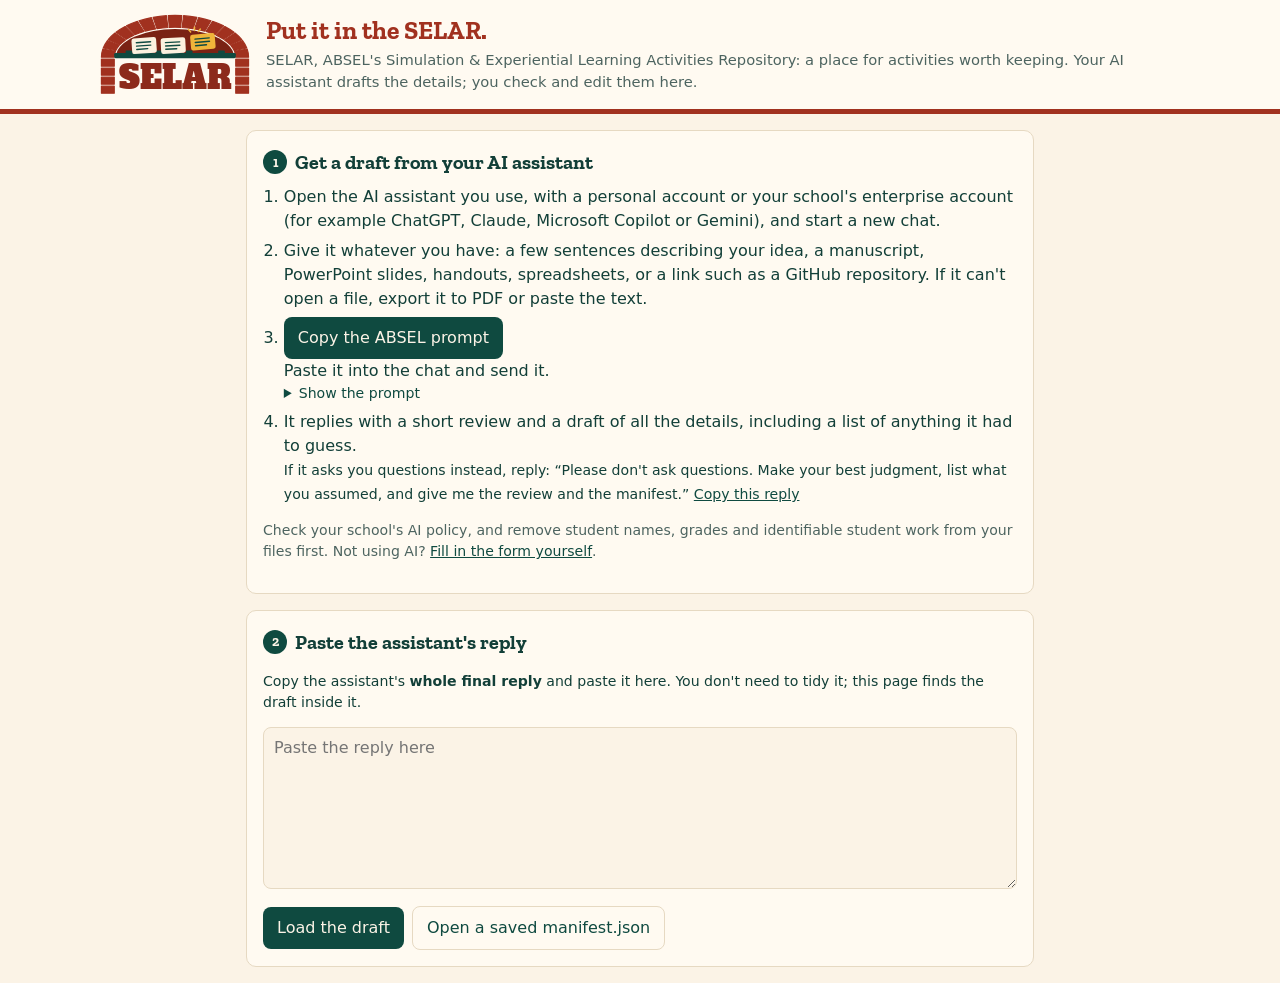
<file: wp-plugin/absel-ai-library/assets/submit.html>
<!doctype html>
<html lang="en">
<head>
<meta charset="utf-8">
<meta name="viewport" content="width=device-width, initial-scale=1">
<meta name="robots" content="noindex">
<title>Put it in the SELAR</title>
<link rel="stylesheet" href="https://fonts.googleapis.com/css2?family=Alfa+Slab+One&amp;family=Zilla+Slab:wght@600;700&amp;display=swap">
<style>
  :root {
    /* SELAR brand: brick, shelf green, card gold, cream. */
    --bg: #fbf3e6; --panel: #fffaf1; --ink: #123f38; --muted: #4d6460; --line: #e6d9c2;
    --accent: #0f4a40; --accent-ink: #fbf3e6; --chip: #f4ead7; --good: #1d6b35; --good-bg: #e6f2e6;
    --warn: #8a5a00; --warn-bg: #fdf0cf; --bad: #a1311f; --bad-bg: #f9e4df; --brick: #a1311f; --gold: #f0b43a;
    --slab: "Zilla Slab", Rockwell, "Roboto Slab", Georgia, serif;
  }
  @media (prefers-color-scheme: dark) {
    :root {
      --bg: #0c2420; --panel: #123530; --ink: #f5ecd9; --muted: #b6c4bd; --line: #24504a;
      --accent: #f0b43a; --accent-ink: #0a352e; --chip: #1a403a; --good: #8fd6a4; --good-bg: #173a2a;
      --warn: #f0c36a; --warn-bg: #3a2f17; --bad: #f2a08f; --bad-bg: #3d1f1a; --brick: #d9634f;
    }
  }
  * { box-sizing: border-box; }
  body { margin: 0; background: var(--bg); color: var(--ink); font: 16px/1.5 system-ui, -apple-system, "Segoe UI", Roboto, sans-serif; }
  header.top { padding: 14px 16px; border-bottom: 5px solid var(--brick); background: var(--panel); }
  header.top .brand { display: flex; align-items: center; gap: 16px; max-width: 1080px; margin: 0 auto; }
  header.top .emblem { flex: none; width: 150px; }
  header.top .emblem svg { display: block; width: 100%; height: auto; }
  header.top h1 { margin: 0; font: 700 1.6rem/1.15 var(--slab); color: var(--brick); }
  header.top p { margin: 4px 0 0; color: var(--muted); font-size: .92rem; }
  @media (max-width: 520px) { header.top .brand { flex-direction: column; align-items: flex-start; gap: 8px; } header.top .emblem { width: 120px; } }
  h1, h2, h3 { font-family: var(--slab); }
  .wrap { display: grid; grid-template-columns: 220px minmax(0, 1fr); gap: 16px; max-width: 1080px; margin: 0 auto; padding: 16px; }
  .wrap.no-nav { grid-template-columns: minmax(0, 1fr); max-width: 820px; }
  @media (max-width: 860px) { .wrap { grid-template-columns: minmax(0, 1fr); } }
  nav.side { position: sticky; top: 16px; align-self: start; }
  @media (max-width: 860px) { nav.side { position: static; } }
  nav.side ol { list-style: none; margin: 0; padding: 0; background: var(--panel); border: 1px solid var(--line); border-radius: 10px; overflow: hidden; }
  nav.side li + li { border-top: 1px solid var(--line); }
  nav.side a { display: flex; justify-content: space-between; gap: 8px; padding: 9px 12px; color: var(--ink); text-decoration: none; font-size: .92rem; }
  nav.side a:hover { background: var(--chip); }
  .badge { font-size: .78rem; border-radius: 999px; padding: 1px 8px; white-space: nowrap; align-self: center; }
  .badge.ok { background: var(--good-bg); color: var(--good); }
  .badge.todo { background: var(--bad-bg); color: var(--bad); }
  main { min-width: 0; display: flex; flex-direction: column; gap: 16px; }
  .card { background: var(--panel); border: 1px solid var(--line); border-radius: 10px; padding: 16px; scroll-margin-top: 12px; }
  h2 { margin: 0 0 8px; font-size: 1.25rem; display: flex; align-items: center; gap: 8px; }
  h3 { margin: 0 0 4px; font-size: 1.02rem; }
  .num { display: inline-grid; place-items: center; width: 24px; height: 24px; border-radius: 50%; background: var(--accent); color: var(--accent-ink); font-size: .85rem; flex: none; }
  .muted { color: var(--muted); }
  .small { font-size: .88rem; }
  ol.steps { margin: 8px 0; padding-left: 1.3em; }
  ol.steps li { margin: 6px 0; }
  pre.prompt, pre.review { white-space: pre-wrap; overflow-wrap: anywhere; font: .82rem/1.45 ui-monospace, SFMono-Regular, Consolas, monospace; background: var(--bg); border: 1px solid var(--line); border-radius: 8px; padding: 10px; max-height: 340px; overflow: auto; }
  pre.review { font-family: inherit; font-size: .9rem; }
  details > summary { cursor: pointer; color: var(--accent); }
  .field { margin: 14px 0 0; min-width: 0; }
  .field > label, .field > .lbl { display: block; font-weight: 600; font-size: .93rem; margin-bottom: 4px; }
  .opt { font-weight: 400; color: var(--muted); font-size: .85rem; }
  input[type=text], input[type=email], textarea, select { width: 100%; font: inherit; color: var(--ink); background: var(--bg); border: 1px solid var(--line); border-radius: 8px; padding: 8px 10px; min-width: 0; }
  textarea { resize: vertical; }
  input:focus, textarea:focus, select:focus { outline: 2px solid var(--accent); outline-offset: 1px; }
  .field.show-err > input, .field.show-err > textarea, .field.show-err > select, .field.show-err .inline input { border-color: var(--bad); }
  .hint { font-size: .84rem; color: var(--muted); margin-top: 4px; }
  .err, .warn, .ai-note { font-size: .86rem; margin-top: 6px; border-radius: 6px; }
  .err { color: var(--bad); }
  .warn { color: var(--warn); }
  .ai-note { background: var(--warn-bg); color: var(--warn); padding: 6px 10px; }
  .err:empty, .warn:empty, .ai-note:empty { display: none; }
  .grid { display: grid; grid-template-columns: repeat(auto-fit, minmax(170px, 1fr)); gap: 0 12px; }
  .inline { display: flex; gap: 8px; align-items: center; flex-wrap: wrap; }
  .inline input[type=text] { width: 7em; }
  .chips { display: flex; flex-wrap: wrap; gap: 6px; }
  .chip { font: inherit; font-size: .9rem; background: var(--chip); color: var(--ink); border: 1px solid var(--line); border-radius: 999px; padding: 5px 12px; cursor: pointer; display: inline-flex; gap: 6px; align-items: center; }
  .chip:hover { border-color: var(--accent); }
  .chip[aria-pressed=true] { background: var(--accent); color: var(--accent-ink); border-color: var(--accent); }
  .chip .ord { font-size: .72rem; background: var(--accent-ink); color: var(--accent); border-radius: 999px; padding: 0 6px; }
  .chip.full { opacity: .5; }
  .tags { display: flex; flex-wrap: wrap; gap: 6px; margin-bottom: 6px; }
  .tag { display: inline-flex; align-items: center; gap: 4px; background: var(--chip); border: 1px solid var(--line); border-radius: 999px; padding: 3px 4px 3px 11px; font-size: .9rem; max-width: 100%; overflow-wrap: anywhere; }
  .tag button { background: transparent; color: var(--muted); border: 0; padding: 0 6px; font-size: 1rem; line-height: 1; cursor: pointer; }
  .tag-entry { display: flex; gap: 8px; }
  .row { border: 1px solid var(--line); border-radius: 8px; padding: 4px 12px 12px; margin: 10px 0 0; background: var(--bg); }
  .row input[type=text], .row input[type=email], .row textarea, .row select { background: var(--panel); }
  .row-head { display: flex; justify-content: space-between; align-items: center; gap: 8px; margin-top: 8px; font-size: .88rem; color: var(--muted); }
  .obj { display: flex; gap: 8px; align-items: flex-start; margin-top: 8px; }
  .obj textarea { flex: 1; }
  button { font: inherit; border: 0; border-radius: 8px; padding: 9px 14px; cursor: pointer; background: var(--accent); color: var(--accent-ink); }
  button.secondary, label.button.secondary { background: transparent; color: var(--accent); border: 1px solid var(--line); }
  label.button { display: inline-block; border-radius: 8px; padding: 9px 14px; cursor: pointer; }
  button.link { background: none; color: var(--accent); padding: 0; text-decoration: underline; }
  button.icon { background: transparent; color: var(--muted); border: 1px solid var(--line); padding: 4px 10px; font-size: .85rem; }
  .actions { display: flex; gap: 8px; flex-wrap: wrap; margin-top: 10px; align-items: center; }
  .check { display: flex; gap: 10px; align-items: flex-start; font-weight: 400 !important; cursor: pointer; }
  .check input { margin-top: .3em; width: 1.05em; height: 1.05em; flex: none; }
  .radio-cards { display: grid; grid-template-columns: repeat(auto-fit, minmax(210px, 1fr)); gap: 8px; }
  .radio-cards label { border: 1px solid var(--line); border-radius: 8px; padding: 8px 10px; display: flex; gap: 8px; cursor: pointer; font-weight: 400; }
  .radio-cards label:has(input:checked) { border-color: var(--accent); background: var(--chip); }
  .radio-cards small { display: block; color: var(--muted); }
  .meter { font-size: .84rem; color: var(--muted); margin-top: 4px; }
  .meter.bad { color: var(--warn); }
  .msg { border-radius: 8px; padding: 10px 12px; margin-top: 10px; font-size: .92rem; }
  .msg.ok { background: var(--good-bg); color: var(--good); }
  .msg.bad { background: var(--bad-bg); color: var(--bad); }
  .msg.info { background: var(--chip); }
  .msg ul { margin: 6px 0 0; padding-left: 1.2em; }
  .problems { margin: 8px 0 0; padding-left: 1.2em; }
  .problems li { margin: 3px 0; }
  .problems a { color: var(--ink); }
  .file-state { font-size: .82rem; }
  .file-state.ok { color: var(--good); }
  body.framed header.top { display: none; }
  body.framed .wrap { padding: 0; }
  ul.mine { list-style: none; margin: 0; padding: 0; }
  ul.mine li { display: flex; justify-content: space-between; align-items: center; gap: 12px; flex-wrap: wrap; padding: 10px 0; border-top: 1px solid var(--line); }
  ul.mine li:first-child { border-top: 0; }
  .badge.wait { background: var(--chip); color: var(--muted); }
  ul.assume-list { list-style: none; margin: 10px 0 0; padding: 0; }
  li.assume { display: flex; gap: 12px; justify-content: space-between; align-items: flex-start; flex-wrap: wrap; padding: 10px 12px; margin-top: 8px; border: 1px solid var(--line); border-left: 4px solid var(--warn); border-radius: 8px; background: var(--bg); }
  li.assume.done { border-left-color: var(--good); }
  .assume-main { flex: 1 1 260px; min-width: 0; }
  .assume-val { margin: 2px 0; overflow-wrap: anywhere; }
  .assume-act { display: flex; gap: 6px; align-items: center; flex-wrap: wrap; }
  .assume-act button:not(.link) { padding: 6px 12px; }
  .ai-note > div + div { margin-top: 4px; }
  .editor-note { margin-top: 4px; font-size: .88rem; background: var(--warn-bg); color: var(--warn); border-radius: 6px; padding: 6px 10px; white-space: pre-wrap; }
  [hidden] { display: none !important; }
</style>
</head>
<body>
<header class="top">
  <div class="brand">
    <div class="emblem" aria-hidden="true">
<svg xmlns="http://www.w3.org/2000/svg" viewBox="14 4 632 342" role="img" aria-label="SELAR"><g fill="#a1311f" stroke="#a1311f" stroke-width="5" stroke-linejoin="round"><path d="M20 186A310 176 0 0 1 26 151.5L79 161.3A256 126 0 0 0 74 186Z"/><path d="M27.6 147.3A310 176 0 0 1 45.3 116.4L94.9 136.2A256 126 0 0 0 80.3 158.3Z"/><path d="M48.4 112.5A310 176 0 0 1 77 84.3L121.1 113.2A256 126 0 0 0 97.4 133.3Z"/><path d="M81.4 80.8A310 176 0 0 1 119.8 56.7L156.4 93.4A256 126 0 0 0 124.7 110.7Z"/><path d="M125.4 53.8A310 176 0 0 1 171.7 34.7L199.3 77.7A256 126 0 0 0 161 91.3Z"/><path d="M178.3 32.5A310 176 0 0 1 230.6 19.3L247.9 66.7A256 126 0 0 0 204.7 76.1Z"/><path d="M237.8 18A310 176 0 0 1 293.8 11.2L300.1 60.9A256 126 0 0 0 253.9 65.7Z"/><path d="M301.4 10.8A310 176 0 0 1 358.6 10.8L353.6 60.5A256 126 0 0 0 306.4 60.5Z"/><path d="M366.2 11.2A310 176 0 0 1 422.2 18L406.1 65.7A256 126 0 0 0 359.9 60.9Z"/><path d="M429.4 19.3A310 176 0 0 1 481.7 32.5L455.3 76.1A256 126 0 0 0 412.1 66.7Z"/><path d="M488.3 34.7A310 176 0 0 1 534.6 53.8L499 91.3A256 126 0 0 0 460.7 77.7Z"/><path d="M540.2 56.7A310 176 0 0 1 578.6 80.8L535.3 110.7A256 126 0 0 0 503.6 93.4Z"/><path d="M583 84.3A310 176 0 0 1 611.6 112.5L562.6 133.3A256 126 0 0 0 538.9 113.2Z"/><path d="M614.7 116.4A310 176 0 0 1 632.4 147.3L579.7 158.3A256 126 0 0 0 565.1 136.2Z"/><path d="M634 151.5A310 176 0 0 1 640 186L586 186A256 126 0 0 0 581 161.3Z"/><rect x="20" y="194" width="54" height="30"/><rect x="586" y="194" width="54" height="30"/><rect x="20" y="232" width="54" height="30"/><rect x="586" y="232" width="54" height="30"/><rect x="20" y="270" width="54" height="30"/><rect x="586" y="270" width="54" height="30"/><rect x="20" y="308" width="54" height="30"/><rect x="586" y="308" width="54" height="30"/></g><path fill="#7a2214" d="M81.9 176A249 119 0 0 1 578.1 176Z"/><g fill="#0f4a40"><rect x="73.9" y="168" width="512.2" height="22" rx="6"/><rect x="122" y="158" width="28" height="14" rx="4"/><rect x="250" y="158" width="28" height="14" rx="4"/><rect x="376" y="158" width="28" height="14" rx="4"/><rect x="512" y="158" width="28" height="14" rx="4"/></g><g transform="rotate(-4 202 166)"><rect x="150" y="104" width="104" height="66" rx="10" fill="#fbf1df"/><g stroke="#0f4a40" stroke-width="6" stroke-linecap="round"><path d="M170 123h60"/><path d="M170 137h60"/><path d="M170 151h46"/></g></g><g transform="rotate(-3 324 166)"><rect x="272" y="104" width="104" height="66" rx="10" fill="#fbf1df"/><g stroke="#0f4a40" stroke-width="6" stroke-linecap="round"><path d="M292 123h60"/><path d="M292 137h60"/><path d="M292 151h46"/></g></g><g transform="rotate(-5 450 150)"><rect x="398" y="88" width="104" height="66" rx="10" fill="#f0b43a"/><g stroke="#0f4a40" stroke-width="6" stroke-linecap="round"><path d="M418 107h60"/><path d="M418 121h60"/><path d="M418 135h46"/></g></g><g stroke="#f0b43a" stroke-width="6" stroke-linecap="round"><path d="M396 80l-9-11"/><path d="M412 74v-14"/><path d="M428 78l9-11"/></g><text x="330" y="322" text-anchor="middle" textLength="476" lengthAdjust="spacingAndGlyphs" font-family="'Alfa Slab One', 'Rockwell Extra Bold', Rockwell, 'Roboto Slab', Georgia, serif" font-size="142" fill="#8c2a1b">SELAR</text></svg>
</div>
    <div>
      <h1>Put it in the SELAR.</h1>
      <p>SELAR, ABSEL's Simulation &amp; Experiential Learning Activities Repository: a place for activities worth keeping. Your AI assistant drafts the details; you check and edit them here.</p>
    </div>
  </div>
</header>

<div class="wrap no-nav" id="wrap">
  <nav class="side" id="nav" aria-label="Form sections" hidden></nav>
  <main>
    <section class="card" id="sec-done" hidden></section>
    <section class="card" id="sec-mine" hidden></section>
    <section class="card" id="sec-start">
      <h2><span class="num">1</span> Get a draft from your AI assistant</h2>
      <ol class="steps">
        <li>Open the AI assistant you use, with a personal account or your school's enterprise account (for example ChatGPT, Claude, Microsoft Copilot or Gemini), and start a new chat.</li>
        <li>Give it whatever you have: a few sentences describing your idea, a manuscript, PowerPoint slides, handouts, spreadsheets, or a link such as a GitHub repository. If it can't open a file, export it to PDF or paste the text.</li>
        <li><button type="button" data-action="copy-prompt">Copy the ABSEL prompt</button> <span id="copy-status" class="small muted" role="status"></span><br>Paste it into the chat and send it.
          <details><summary class="small">Show the prompt</summary><pre class="prompt" id="prompt-view"></pre></details></li>
        <li>It replies with a short review and a draft of all the details, including a list of anything it had to guess.<br>
          <span class="small">If it asks you questions instead, reply: “Please don't ask questions. Make your best judgment, list what you assumed, and give me the review and the manifest.” <button type="button" class="link" data-action="copy-noq">Copy this reply</button> <span id="noq-status" class="muted" role="status"></span></span></li>
      </ol>
      <p class="small muted">Check your school's AI policy, and remove student names, grades and identifiable student work from your files first. Not using AI? <button type="button" class="link" data-action="blank">Fill in the form yourself</button>.</p>
    </section>

    <section class="card" id="sec-import">
      <h2><span class="num">2</span> Paste the assistant's reply</h2>
      <p class="small">Copy the assistant's <strong>whole final reply</strong> and paste it here. You don't need to tidy it; this page finds the draft inside it.</p>
      <textarea id="paste" rows="6" placeholder="Paste the reply here" aria-label="Assistant's reply"></textarea>
      <div class="actions">
        <button type="button" data-action="import">Load the draft</button>
        <label class="button secondary">Open a saved manifest.json<input type="file" id="manifest-file" accept=".json,application/json" hidden></label>
      </div>
      <div id="import-msg" role="status"></div>
    </section>

    <div id="editor" hidden>
      <div class="card" id="ai-review" hidden>
        <details>
          <summary><strong>Your assistant's review of your files</strong></summary>
          <p class="small muted">If it lists problems to fix (such as student names in a file), fix them in your files before attaching them.</p>
          <pre class="review" id="ai-review-text"></pre>
        </details>
      </div>
      <h2 style="margin:8px 0 0"><span class="num">3</span> Check the guesses, then submit</h2>
      <p class="small muted" style="margin:0">Every field below is optional. Your changes are saved in this browser as you go.</p>
      <section class="card" id="sec-assume"></section>
      <section class="card" id="sec-basics"></section>
      <section class="card" id="sec-authors"></section>
      <section class="card" id="sec-classify"></section>
      <section class="card" id="sec-logistics"></section>
      <section class="card" id="sec-materials"></section>
      <section class="card" id="sec-evidence"></section>
      <section class="card" id="sec-rights"></section>
      <section class="card" id="sec-finish"></section>
    </div>
  </main>
</div>

<script type="application/json" id="absel-schema">
{
  "$schema": "https://json-schema.org/draft/2020-12/schema",
  "$id": "https://absel.org/schema/exercise/1.0/manifest.schema.json",
  "title": "SELAR activity manifest",
  "description": "Indexing information for one exercise, from an idea to a finished simulation. Saved as manifest.json in the exercise's folder. Only the title is required; everything else is filled in when known. Field rules and definitions of every allowed value are in schema/INDEXING-RULES.md.",
  "type": "object",
  "additionalProperties": false,
  "required": ["schema_version", "title"],
  "properties": {
    "schema_version": { "const": "1.0" },

    "title": { "type": "string", "minLength": 1, "maxLength": 120 },
    "slug": {
      "type": "string",
      "pattern": "^[a-z0-9]+(-[a-z0-9]+)*$",
      "maxLength": 60,
      "description": "Folder name and URL. Lowercase words joined by hyphens. Made from the title if missing."
    },
    "stage": {
      "enum": ["idea", "in-development", "ready-to-use", "classroom-tested"],
      "description": "How far along the exercise is."
    },
    "summary": {
      "type": ["string", "null"],
      "maxLength": 1400,
      "description": "Ideally 60-180 words for an instructor deciding whether to use the exercise. Shown publicly in the catalog."
    },
    "description": {
      "type": ["string", "null"],
      "maxLength": 6000,
      "description": "Longer overview for members. Never include confidential information such as answer keys."
    },

    "authors": {
      "type": "array",
      "items": {
        "type": "object",
        "additionalProperties": false,
        "required": ["name"],
        "properties": {
          "name": { "type": "string", "minLength": 1 },
          "affiliation": { "type": ["string", "null"] },
          "email": { "type": ["string", "null"], "format": "email", "description": "Private: used by editors, never displayed." },
          "orcid": { "type": ["string", "null"], "pattern": "^\\d{4}-\\d{4}-\\d{4}-\\d{3}[\\dX]$" },
          "corresponding": { "type": "boolean", "default": false }
        }
      }
    },

    "exercise_types": {
      "type": "array", "maxItems": 3, "uniqueItems": true,
      "items": { "enum": [
        "simulation", "role-play", "game", "case-discussion", "structured-exercise",
        "team-project", "field-assignment", "reflection-or-debrief-tool", "assessment-instrument"
      ] }
    },
    "disciplines": {
      "type": "array", "maxItems": 3, "uniqueItems": true,
      "description": "First item is the primary discipline.",
      "items": { "enum": [
        "accounting", "business-analytics", "business-communication", "business-ethics",
        "business-law", "economics", "entrepreneurship", "finance", "general-management",
        "human-resource-management", "information-systems", "international-business",
        "leadership", "marketing", "negotiation", "operations-management",
        "organizational-behavior", "project-management", "strategy",
        "supply-chain-management", "sustainability"
      ] }
    },
    "courses": {
      "type": "array", "maxItems": 5, "uniqueItems": true,
      "description": "Typical course titles, free text, e.g. \"Principles of Marketing\".",
      "items": { "type": "string", "minLength": 1, "maxLength": 80 }
    },
    "topics": {
      "type": "array", "maxItems": 12, "uniqueItems": true,
      "description": "Search keywords: concepts an instructor would type.",
      "items": { "type": "string", "pattern": "^[a-z0-9][a-z0-9 &'/-]*$", "maxLength": 40 }
    },
    "learning_objectives": {
      "type": "array", "maxItems": 8,
      "items": { "type": "string", "minLength": 1, "maxLength": 300 }
    },
    "skills": {
      "type": "array", "maxItems": 5, "uniqueItems": true,
      "items": { "enum": [
        "written-communication", "oral-communication", "critical-thinking",
        "quantitative-reasoning", "data-literacy", "ethical-reasoning", "teamwork",
        "leadership", "decision-making", "negotiation-and-persuasion",
        "cross-cultural-competence", "creativity-and-innovation", "technology-agility",
        "ai-literacy", "reflective-thinking"
      ] }
    },

    "levels": {
      "type": "array", "uniqueItems": true,
      "items": { "enum": [
        "undergraduate-introductory", "undergraduate-advanced", "graduate",
        "executive-education", "doctoral"
      ] }
    },
    "delivery_modes": {
      "type": "array", "uniqueItems": true,
      "items": { "enum": ["in-person", "online-synchronous", "online-asynchronous", "hybrid"] }
    },
    "duration": {
      "type": "object",
      "additionalProperties": false,
      "properties": {
        "in_class_minutes": { "$ref": "#/$defs/range", "description": "Total class time across all sessions, including debrief. 0 if none." },
        "sessions": { "type": "integer", "minimum": 1 },
        "out_of_class_hours": { "type": ["number", "null"], "minimum": 0, "description": "Student time outside class." }
      }
    },
    "class_size": { "$ref": "#/$defs/range", "description": "Students in the whole class. max null means no upper limit." },
    "group_size": { "$ref": "#/$defs/range", "description": "Students per team. 1-1 means individual work." },
    "prep_time_minutes": { "type": ["integer", "null"], "minimum": 0, "description": "Instructor preparation the first time." },
    "technology": {
      "type": "array", "uniqueItems": true,
      "items": { "enum": [
        "none", "projector", "student-devices", "internet", "lms",
        "spreadsheet-software", "specialized-software"
      ] }
    },
    "technology_notes": { "type": ["string", "null"], "maxLength": 500 },
    "cost_to_students": { "enum": ["free", "under-25", "25-to-75", "over-75"] },
    "ai_involvement": {
      "type": "object",
      "additionalProperties": false,
      "properties": {
        "topic_is_ai": { "type": "boolean", "description": "The exercise teaches about AI." },
        "students_use_ai": { "enum": ["none", "optional", "required"] },
        "notes": { "type": ["string", "null"], "maxLength": 500 }
      }
    },

    "materials": {
      "type": "array",
      "items": {
        "type": "object",
        "additionalProperties": false,
        "required": ["title"],
        "anyOf": [{ "required": ["file"] }, { "required": ["url"] }],
        "properties": {
          "file": {
            "type": "string",
            "pattern": "^(?![_.])(?!.*\\.\\.)(?!.*/[_.])[A-Za-z0-9._ /-]+$",
            "description": "File name within the exercise folder. No leading _ or ."
          },
          "url": { "type": "string", "format": "uri", "pattern": "^https?://", "description": "For anything hosted elsewhere, such as a GitHub repository or a video." },
          "title": { "type": "string", "minLength": 1, "maxLength": 120 },
          "role": { "enum": [
            "instructor-guide", "teaching-notes", "answer-key", "debrief-guide",
            "student-instructions", "role-brief", "case-text", "reading", "slides",
            "simulation", "code-repository", "data-file", "template-or-worksheet", "rubric",
            "assessment", "video", "manuscript", "other"
          ] },
          "audience": { "enum": ["instructor-only", "student-facing"] },
          "notes": { "type": ["string", "null"], "maxLength": 300 }
        },
        "if": { "required": ["role"], "properties": { "role": { "enum": ["instructor-guide", "teaching-notes", "answer-key"] } } },
        "then": { "properties": { "audience": { "const": "instructor-only" } } }
      }
    },

    "classroom_testing": {
      "type": "object",
      "additionalProperties": false,
      "properties": {
        "times_used": { "type": ["integer", "null"], "minimum": 0 },
        "contexts": { "type": ["string", "null"], "maxLength": 500, "description": "Courses, levels and class sizes it was used with." }
      }
    },
    "evidence_of_effectiveness": { "type": ["string", "null"], "maxLength": 1500 },
    "prior_publications": {
      "type": "array",
      "items": {
        "type": "object",
        "additionalProperties": false,
        "required": ["citation"],
        "properties": {
          "citation": { "type": "string", "minLength": 1 },
          "doi": { "type": ["string", "null"], "pattern": "^10\\.\\d{4,9}/\\S+$" },
          "url": { "type": ["string", "null"], "format": "uri" }
        }
      }
    },

    "rights": {
      "type": "object",
      "additionalProperties": false,
      "properties": {
        "author_owns_or_has_permission": { "type": "boolean", "description": "Set when the author submits: submitting confirms they can share the materials." },
        "third_party_materials": {
          "type": "array",
          "items": {
            "type": "object",
            "additionalProperties": false,
            "required": ["description"],
            "properties": {
              "description": { "type": "string", "minLength": 1 },
              "status": { "enum": ["permission-obtained", "openly-licensed", "public-domain", "needs-review"] }
            }
          }
        },
        "contains_identifiable_student_information": {
          "type": "boolean",
          "description": "True if the materials appear to contain student names, grades or identifiable work. Editors must have it removed before publication."
        }
      }
    },
    "license": { "enum": ["absel-member-use", "cc-by-nc-4.0", "cc-by-nc-sa-4.0", "cc-by-4.0"] },
    "version": { "type": "string", "pattern": "^\\d+\\.\\d+(\\.\\d+)?$" },
    "version_notes": { "type": ["string", "null"], "maxLength": 1000 },

    "assumptions": {
      "type": "array",
      "description": "Values the drafting assistant inferred rather than found stated, for the author to confirm or correct.",
      "items": {
        "type": "object",
        "additionalProperties": false,
        "required": ["field", "basis"],
        "properties": {
          "field": { "type": "string", "minLength": 1, "maxLength": 80, "description": "The manifest field, e.g. \"levels\" or \"duration.in_class_minutes\"." },
          "basis": { "type": "string", "minLength": 1, "maxLength": 300, "description": "Why the assistant chose this value." },
          "confirmed": { "type": "boolean", "default": false, "description": "Set by the submission form when the author confirms or corrects the value." }
        }
      }
    },
    "generated_with": { "type": ["string", "null"], "maxLength": 80, "description": "AI tool that drafted this manifest, if any." },
    "author_confirmed": { "type": "boolean", "description": "Set when the author submits after confirming every assumption." }
  },

  "$defs": {
    "range": {
      "type": "object",
      "additionalProperties": false,
      "required": ["min", "max"],
      "properties": {
        "min": { "type": "integer", "minimum": 0 },
        "max": { "type": ["integer", "null"], "minimum": 0 }
      }
    }
  }
}
</script>
<script type="text/plain" id="absel-prompt">
You are helping a university business instructor submit an experiential exercise to SELAR (ABSEL's Simulation & Experiential Learning Activities Repository), a members-only collection of experiential exercises and simulations for business courses. The library accepts anything from an idea to a finished simulation ready for students, including simulations hosted on GitHub.

The instructor has given you whatever they have: possibly just a short description, possibly a full manuscript, possibly many files such as instructor notes, PowerPoint slides (read the slide text and the speaker notes), handouts, spreadsheets, or links. Your job is to describe the exercise for the library's catalog, accurately and completely, from that material alone.

HOW TO WORK
- Never ask the instructor questions, not even to clarify, and never reply with only questions or a plan. However little material there is, use your best judgment, list what you assumed, and give the full review and manifest in a single reply.
- Fill in every field the material supports. Leave out any field it doesn't support; the library accepts incomplete entries.
- Every value you include is either STATED (said outright in the material) or ASSUMED (your inference). For every assumed value, add an entry to "assumptions" giving the field and a short reason, for example {"field": "levels", "basis": "Slides 3 and 14 refer to MBA students"}. The instructor will confirm or correct each one, so list every inference, and only inferences.
- Never invent facts that nothing in the material supports, such as how many times it has been used, evidence of effectiveness, publications, or author details.
- If you can't open a file or a link, say so in your review and list it in materials anyway, using its name or address. Don't guess its contents.
- Keep confidential content out of the title, summary, description and topics: answer keys, hidden parameters, the "twist", what the other side really wants. These are shown to more people than the instructor materials.

YOUR REPLY HAS TWO PARTS

Part A: Review (plain text, short)
1. What this is: one or two sentences, and its stage with your reason.
2. Files: each file or link you received, with its role and audience, and any you couldn't open.
3. Assumptions: a plain-language list of what you inferred and why.
4. Problems to fix before sharing, if any: student names, grades or identifiable student work; material that appears to be someone else's (published cases, publisher slides, images) without clear permission; answers inside files meant for students. Say exactly where each one is.
5. Suggestions (optional, at most 3): what would most help another instructor use it.

Part B: manifest.json
One JSON code block, following the rules and format below, as the last thing in your reply.

FIELD RULES
- schema_version: always "1.0".
- title: the material's own title. If it has none, write a short descriptive title and list it as an assumption.
- slug: lowercase words joined by hyphens, at most 60 characters, made from the title.
- stage: idea (a concept or outline; nothing another instructor could run yet), in-development (some materials exist, but another instructor couldn't run it from them alone), ready-to-use (everything needed to run it exists: instructor guidance plus whatever students need), or classroom-tested (ready-to-use, and the material says it has been run with students). Stage is usually an assumption.
- summary: 60-180 words in the third person, for an instructor deciding whether to use it: what students do, what they learn, what it takes to run. For an idea, describe the idea. No marketing language.
- description: optional longer overview (structure, variations), or leave it out.
- authors: only people named in the material as authors, with affiliation, email and ORCID iD only if given. Leave the list out if none are named.
- learning_objectives: up to 8. Use the material's own objectives where they exist. Otherwise write them yourself and list "learning_objectives" as an assumption. Each completes "Students will be able to..." but leaves those words out, and starts with an assessable verb (explain, apply, calculate, compare, evaluate, design, negotiate, justify), never understand, learn or appreciate.
- topics: up to 12 lowercase search keywords for the concepts taught, in the words an instructor would search for (textbook names of concepts, e.g. "escalation of commitment", "bullwhip effect"). Don't repeat discipline names.
- courses: up to 5 typical course titles in plain words.
- disciplines: up to 3, primary first. Tag where it's taught, not every field it touches.
- exercise_types: up to 3, most important first. skills: up to 5, only skills students actually practice.
- levels and delivery_modes: only those the material supports.
- duration.in_class_minutes: total class time across all sessions, including the debrief, as {"min": n, "max": n}; use the same number twice for a single estimate. class_size and group_size: {"min": n, "max": n}; "max": null means no upper limit; {"min": 1, "max": 1} for individual work.
- materials: one entry per file or link you received, using the exact file name ("file") or full address ("url"). instructor-guide, teaching-notes and answer-key are always instructor-only. A GitHub repository is "code-repository" (or "simulation" if the link opens a playable simulation).
- rights.third_party_materials: anything that appears to be someone else's work; status needs-review unless the material states permission or a license. rights.contains_identifiable_student_information: true only if you saw student names, grades or identifiable work.
- license: include only if the material states one of the four options below.
- generated_with: the name of your AI product and model.
- Use only the allowed values below, spelled exactly (lowercase, hyphenated). If nothing fits, choose the closest and list it as an assumption.
- Output valid JSON only inside the code block: double quotes, no comments, no trailing commas.

ALLOWED VALUES

stage: idea, in-development, ready-to-use, classroom-tested

exercise_types:
- simulation: students make decisions in a model that responds to them
- role-play: students act out roles with confidential briefs
- game: rules, scoring and competition are central
- case-discussion: a case with an experiential component
- structured-exercise: a guided in-class activity that isn't one of the above
- team-project: multi-week team work with deliverables
- field-assignment: students work outside the classroom (interviews, observation)
- reflection-or-debrief-tool: a reusable debrief or reflection instrument
- assessment-instrument: a rubric, test or measure for experiential learning

disciplines: accounting, business-analytics, business-communication, business-ethics, business-law, economics, entrepreneurship, finance, general-management (only for genuinely cross-functional exercises), human-resource-management, information-systems, international-business, leadership, marketing, negotiation, operations-management, organizational-behavior, project-management, strategy, supply-chain-management, sustainability

skills: written-communication, oral-communication, critical-thinking, quantitative-reasoning, data-literacy, ethical-reasoning, teamwork, leadership, decision-making, negotiation-and-persuasion, cross-cultural-competence, creativity-and-innovation, technology-agility, ai-literacy, reflective-thinking

levels: undergraduate-introductory (first or second year), undergraduate-advanced (upper division), graduate (master's, including MBA), executive-education, doctoral

delivery_modes: in-person, online-synchronous (live video class), online-asynchronous (students work on their own schedule), hybrid (some students in the room and some online at the same time)

technology: none, projector, student-devices (laptops, tablets or phones), internet, lms (course learning management system), spreadsheet-software, specialized-software (anything students must install or buy; explain in technology_notes)

cost_to_students (US dollars per student): free, under-25, 25-to-75, over-75

ai_involvement.students_use_ai: none, optional, required

materials role: instructor-guide, teaching-notes, answer-key, debrief-guide, student-instructions, role-brief, case-text, reading, slides, simulation, code-repository, data-file, template-or-worksheet, rubric, assessment, video, manuscript (a paper or write-up describing the exercise), other

materials audience: instructor-only, student-facing

rights.third_party_materials status: permission-obtained, openly-licensed, public-domain, needs-review

license: absel-member-use (members may use and adapt it in their own courses, no redistribution), cc-by-nc-4.0, cc-by-nc-sa-4.0, cc-by-4.0

MANIFEST FORMAT
Include only the fields you can fill. This shows every field and its shape:

{
  "schema_version": "1.0",
  "title": "",
  "slug": "",
  "stage": "",
  "summary": "",
  "description": "",
  "authors": [ { "name": "", "affiliation": "", "email": "", "orcid": "", "corresponding": true } ],
  "exercise_types": [],
  "disciplines": [],
  "courses": [],
  "topics": [],
  "learning_objectives": [],
  "skills": [],
  "levels": [],
  "delivery_modes": [],
  "duration": { "in_class_minutes": { "min": 0, "max": 0 }, "sessions": 1, "out_of_class_hours": 0 },
  "class_size": { "min": 0, "max": null },
  "group_size": { "min": 1, "max": 1 },
  "prep_time_minutes": 0,
  "technology": [],
  "technology_notes": "",
  "cost_to_students": "",
  "ai_involvement": { "topic_is_ai": false, "students_use_ai": "none", "notes": "" },
  "materials": [ { "file": "", "url": "", "title": "", "role": "", "audience": "", "notes": "" } ],
  "classroom_testing": { "times_used": 0, "contexts": "" },
  "evidence_of_effectiveness": "",
  "prior_publications": [ { "citation": "", "doi": "", "url": "" } ],
  "rights": { "author_owns_or_has_permission": true, "third_party_materials": [ { "description": "", "status": "" } ], "contains_identifiable_student_information": false },
  "license": "",
  "version": "1.0",
  "version_notes": "",
  "assumptions": [ { "field": "", "basis": "" } ],
  "generated_with": "",
  "author_confirmed": false
}

(Each material has either "file" or "url", not both. Leave out rights.author_owns_or_has_permission and author_confirmed; the library sets them.)

Begin now.
</script>
<script>
(() => {
  'use strict';
  // The schema and prompt above are filled in by tools/build_form.py from schema/ and author-kit/author-prompt.md.
  const SCHEMA = JSON.parse(document.getElementById('absel-schema').textContent);
  const PROMPT = document.getElementById('absel-prompt').textContent.trim();
  const P = SCHEMA.properties;
  const MAT = P.materials.items.properties;
  const ENUM = {
    stage: P.stage.enum,
    exercise_types: P.exercise_types.items.enum, disciplines: P.disciplines.items.enum,
    skills: P.skills.items.enum, levels: P.levels.items.enum, delivery_modes: P.delivery_modes.items.enum,
    technology: P.technology.items.enum, cost_to_students: P.cost_to_students.enum,
    students_use_ai: P.ai_involvement.properties.students_use_ai.enum,
    role: MAT.role.enum, audience: MAT.audience.enum,
    status: P.rights.properties.third_party_materials.items.properties.status.enum, license: P.license.enum,
  };
  const ENUM_VALUES = new Set(Object.values(ENUM).flat());
  const LOCKED_ROLES = P.materials.items.if.properties.role.enum;
  const STORE_KEY = 'absel-submit-draft-v2';
  const BIG_FILE = 100 * 1024 * 1024;
  // Set by the WordPress plugin when it serves this page; absent when the file is opened on its own.
  const WP = window.ABSEL_SUBMIT || null;
  const IN_FRAME = window.self !== window.top;

  const LABELS = {
    'lms': 'Course LMS', 'ai-literacy': 'AI literacy', 'student-devices': 'Student laptops or phones',
    'spreadsheet-software': 'Spreadsheet software', 'specialized-software': 'Specialized software',
    'online-synchronous': 'Online, live', 'online-asynchronous': 'Online, self-paced',
    'undergraduate-introductory': 'Undergraduate, introductory', 'undergraduate-advanced': 'Undergraduate, advanced',
    'graduate': "Graduate (master's, MBA)", 'free': 'Free', 'under-25': 'Under $25', '25-to-75': '$25 to $75', 'over-75': 'Over $75',
    'instructor-only': 'Instructor only', 'student-facing': 'Students may see it',
    'permission-obtained': 'I have permission', 'openly-licensed': 'Openly licensed (e.g. Creative Commons)',
    'public-domain': 'Public domain', 'needs-review': 'Not sure',
    'absel-member-use': 'ABSEL members only', 'cc-by-nc-4.0': 'CC BY-NC 4.0', 'cc-by-nc-sa-4.0': 'CC BY-NC-SA 4.0', 'cc-by-4.0': 'CC BY 4.0',
    'none': 'None', 'role-play': 'Role-play', 'code-repository': 'Code repository (e.g. GitHub)',
    'idea': 'Idea', 'in-development': 'In development', 'ready-to-use': 'Ready to use', 'classroom-tested': 'Classroom-tested',
  };
  const HINTS = {
    stage: {
      'idea': 'A concept, description or outline. Nothing another instructor could run yet.',
      'in-development': "Some materials exist, but another instructor couldn't run it from them alone yet.",
      'ready-to-use': 'Everything needed to run it exists: instructor guidance plus whatever students need.',
      'classroom-tested': 'Ready to use, and you have run it with students.',
    },
    exercise_types: {
      'simulation': 'Students make decisions in a model that responds to them.',
      'role-play': 'Students act out roles with confidential briefs.',
      'game': 'Rules, scoring and competition are central.',
      'case-discussion': 'A case with an experiential component.',
      'structured-exercise': "A guided in-class activity that isn't one of the others.",
      'team-project': 'Multi-week team work with deliverables.',
      'field-assignment': 'Students work outside the classroom, e.g. interviews.',
      'reflection-or-debrief-tool': 'A reusable debrief or reflection instrument.',
      'assessment-instrument': 'A rubric, test or measure for experiential learning.',
    },
    license: {
      'absel-member-use': 'Members may use and adapt it in their own courses. No redistribution.',
      'cc-by-nc-4.0': 'Anyone may share and adapt it non-commercially, with credit.',
      'cc-by-nc-sa-4.0': 'As BY-NC, and adaptations must use the same license.',
      'cc-by-4.0': 'Anyone may share and adapt it for any purpose, with credit.',
    },
  };
  // Words assistants commonly use instead of an allowed value.
  const SYNONYMS = {
    'mba': 'graduate', 'masters': 'graduate', 'master-s': 'graduate', 'graduate-mba': 'graduate',
    'in-class': 'in-person', 'face-to-face': 'in-person', 'classroom': 'in-person',
    'synchronous': 'online-synchronous', 'asynchronous': 'online-asynchronous',
    'purchasing': 'supply-chain-management', 'procurement': 'supply-chain-management',
    'hr': 'human-resource-management', 'human-resources': 'human-resource-management',
    'ob': 'organizational-behavior', 'ethics': 'business-ethics', 'analytics': 'business-analytics',
    'operations': 'operations-management', 'mis': 'information-systems', 'international': 'international-business',
    'laptops': 'student-devices', 'instructor': 'instructor-only', 'student': 'student-facing', 'students': 'student-facing',
    'cc-by-nc': 'cc-by-nc-4.0', 'cc-by-nc-sa': 'cc-by-nc-sa-4.0', 'cc-by': 'cc-by-4.0',
  };
  const WEAK_VERBS = /^(understand|learn|know|appreciate|be (exposed|aware|familiar)|gain|become aware)\b/i;
  // Friendly names for manifest fields, used when listing the assistant's assumptions.
  const FIELD_LABELS = {
    title: 'Title', slug: 'Web address', stage: 'Stage', summary: 'Summary', description: 'Description', authors: 'Authors',
    exercise_types: 'Type of exercise', disciplines: 'Disciplines', courses: 'Typical courses', topics: 'Topics',
    learning_objectives: 'Learning objectives', skills: 'Skills', levels: 'Levels', delivery_modes: 'Delivery',
    duration: 'Class time', 'duration.in_class_minutes': 'Class time (minutes)', 'duration.sessions': 'Class sessions',
    'duration.out_of_class_hours': 'Student hours outside class', class_size: 'Class size', group_size: 'Team size',
    prep_time_minutes: 'Instructor prep (minutes)', technology: 'Technology', technology_notes: 'Technology notes',
    cost_to_students: 'Cost to students', ai_involvement: 'AI', 'ai_involvement.topic_is_ai': 'Teaches about AI',
    'ai_involvement.students_use_ai': 'Students use AI tools', materials: 'Files', classroom_testing: 'Classroom testing',
    'classroom_testing.times_used': 'Times used with students', evidence_of_effectiveness: 'Evidence it works',
    'rights.third_party_materials': 'Material created by someone else',
    'rights.contains_identifiable_student_information': 'Student information', license: 'License', version: 'Version',
  };
  const SECTIONS = [
    ['assume', 'Your check', ['assumptions']],
    ['basics', 'Basics', ['title', 'slug', 'stage', 'summary', 'description', 'version', 'version_notes']],
    ['authors', 'Authors', ['authors']],
    ['classify', 'What it teaches', ['exercise_types', 'disciplines', 'topics', 'learning_objectives', 'courses', 'skills']],
    ['logistics', 'Running it', ['levels', 'delivery_modes', 'duration', 'class_size', 'group_size', 'prep_time_minutes', 'technology', 'technology_notes', 'cost_to_students', 'ai_involvement']],
    ['materials', 'Files', ['materials']],
    ['evidence', 'Testing and evidence', ['classroom_testing', 'evidence_of_effectiveness', 'prior_publications']],
    ['rights', 'Rights and license', ['rights', 'license']],
    ['finish', 'Finish', ['author_confirmed', 'generated_with', 'schema_version']],
  ];

  let st = null;            // form state: strings for every text and number field
  let issues = {};          // path -> notes about values the assistant gave that needed attention
  let review = '';          // the assistant's text around the draft
  let slugTouched = false, showAll = false;
  let touched = new Set();
  let replaces = 0;         // when revising: the earlier submission's number
  let carried = [];         // ...and the files it already has, which needn't be uploaded again
  let result = { errs: [], warns: [] };
  const attached = new Map(); // file name -> File (kept in memory only)

  // ---------- helpers ----------
  const $ = (sel) => document.querySelector(sel);
  const esc = (s) => String(s == null ? '' : s).replace(/[&<>"']/g, (c) => ({ '&': '&amp;', '<': '&lt;', '>': '&gt;', '"': '&quot;', "'": '&#39;' }[c]));
  const pid = (p) => p.replace(/\./g, '-');
  const join = (p, k) => (p === '' ? String(k) : p + '.' + k);
  const label = (v) => LABELS[v] || (v.charAt(0).toUpperCase() + v.slice(1).replace(/-/g, ' '));
  const get = (path) => path.split('.').reduce((o, k) => (o == null ? undefined : o[k]), st);
  function set(path, value) {
    const keys = path.split('.'); const last = keys.pop();
    keys.reduce((o, k) => o[k], st)[last] = value;
  }
  const words = (s) => (s.trim() ? s.trim().split(/\s+/).length : 0);
  const slugify = (s) => String(s).toLowerCase().normalize('NFKD').replace(/[̀-ͯ]/g, '')
    .replace(/&/g, ' and ').replace(/[^a-z0-9]+/g, '-').replace(/^-+|-+$/g, '').slice(0, 60).replace(/-+$/, '');
  const normValue = (v) => String(v).toLowerCase().trim().replace(/&/g, ' and ').replace(/[^a-z0-9.]+/g, '-').replace(/^-+|-+$/g, '');
  const normTopic = (t) => String(t).toLowerCase().replace(/[‘’]/g, "'").replace(/[^a-z0-9 &'\/-]+/g, ' ').replace(/\s+/g, ' ').trim();
  const fmtSize = (n) => (n > 1048576 ? (n / 1048576).toFixed(1) + ' MB' : Math.max(1, Math.round(n / 1024)) + ' KB');

  function blank() {
    const me = WP && WP.contact ? WP.contact : { name: '', email: '' };
    return {
      title: '', slug: '', stage: '', summary: '', description: '',
      authors: [{ name: me.name || '', affiliation: '', email: me.email || '', orcid: '', corresponding: true }],
      exercise_types: [], disciplines: [], courses: [], topics: [], learning_objectives: [], skills: [],
      levels: [], delivery_modes: [],
      duration: { in_class_minutes: { min: '', max: '' }, sessions: '', out_of_class_hours: '' },
      class_size: { min: '', max: '' }, group_size: { min: '', max: '' }, prep_time_minutes: '',
      technology: [], technology_notes: '', cost_to_students: '',
      ai_involvement: { topic_is_ai: false, students_use_ai: '', notes: '' },
      materials: [], classroom_testing: { times_used: '', contexts: '' }, evidence_of_effectiveness: '', prior_publications: [],
      rights: { third_party_materials: [], student_info: false },
      license: 'absel-member-use', version: '1.0', version_notes: '', generated_with: '',
      assumptions: [], // { field, basis, confirmed }
    };
  }

  // ---------- reading the assistant's reply ----------
  function tryParse(text) {
    const attempts = [
      (s) => s,
      (s) => s.replace(/^﻿/, '').replace(/ /g, ' ')
        .replace(/(^|[\s,{\[])\/\/[^\n]*/g, '$1')       // // comments (not the // in https://)
        .replace(/,(\s*[}\]])/g, '$1'),                   // trailing commas
      (s) => s.replace(/[“”]/g, '"'),          // curly quotes used as JSON quotes
    ];
    let s = text;
    for (const fix of attempts) {
      s = fix(s);
      try { const v = JSON.parse(s); if (v && typeof v === 'object' && !Array.isArray(v)) return v; } catch (e) { /* try the next fix */ }
    }
    return null;
  }
  function extractDraft(text) {
    const found = [];
    const fence = /```[\w-]*[ \t]*\r?\n([\s\S]*?)```/g;
    let m;
    while ((m = fence.exec(text))) found.push({ body: m[1], start: m.index, end: m.index + m[0].length });
    found.reverse(); // the manifest is normally the last block
    const first = text.indexOf('{'), last = text.lastIndexOf('}');
    if (first >= 0 && last > first) found.push({ body: text.slice(first, last + 1), start: first, end: last + 1 });
    for (const c of found) {
      const data = tryParse(c.body);
      if (data && ('title' in data || 'summary' in data || 'materials' in data)) {
        return { data, rest: (text.slice(0, c.start) + '\n' + text.slice(c.end)).replace(/\n{3,}/g, '\n\n').trim() };
      }
    }
    return null;
  }

  function fromManifest(raw) {
    const s = blank(); const notes = {};
    const note = (path, text) => { (notes[path] = notes[path] || []).push(text); };
    const str = (v) => (v == null ? '' : typeof v === 'string' ? v.trim() : String(v));
    const num = (v) => (v == null || v === '' ? '' : String(v).trim());
    const list = (v) => (Array.isArray(v) ? v : v == null || v === '' ? [] : String(v).split(/[,;\n]/)).map(str).filter(Boolean);
    const bool = (v) => v === true || /^(true|yes)$/i.test(str(v));
    function pick(v, allowed, path) {
      const raw0 = str(v); if (!raw0) return '';
      const n = normValue(raw0);
      if (allowed.includes(n)) return n;
      if (SYNONYMS[n] && allowed.includes(SYNONYMS[n])) {
        note(path, `Your assistant wrote “${raw0}”, so “${label(SYNONYMS[n])}” is selected. Change it if that's wrong.`);
        return SYNONYMS[n];
      }
      note(path, `Your assistant suggested “${raw0}”, which isn't one of the options. Choose the closest one.`);
      return '';
    }
    const pickMany = (key, allowed) => [...new Set(list(raw[key]).map((v) => pick(v, allowed, key)).filter(Boolean))];

    s.title = str(raw.title);
    s.slug = str(raw.slug) || slugify(s.title);
    s.stage = pick(raw.stage, ENUM.stage, 'stage');
    s.summary = str(raw.summary);
    s.description = str(raw.description);
    const authors = (Array.isArray(raw.authors) ? raw.authors : raw.authors ? [raw.authors] : []).map((a) => (typeof a === 'string'
      ? { name: a.trim(), affiliation: '', email: '', orcid: '', corresponding: false }
      : { name: str(a.name), affiliation: str(a.affiliation), email: str(a.email), orcid: str(a.orcid), corresponding: bool(a.corresponding) }));
    if (authors.length) {
      s.authors = authors;
      const c = s.authors.findIndex((a) => a.corresponding);
      s.authors.forEach((a, i) => { a.corresponding = i === (c < 0 ? 0 : c); });
    }
    for (const key of ['exercise_types', 'disciplines', 'skills', 'levels', 'delivery_modes', 'technology']) s[key] = pickMany(key, ENUM[key]);
    s.courses = list(raw.courses);
    s.topics = [...new Set(list(raw.topics).map(normTopic).filter(Boolean))];
    const objectives = list(Array.isArray(raw.learning_objectives) ? raw.learning_objectives : str(raw.learning_objectives).split('\n'))
      .map((o) => o.replace(/^[-*•\d.)\s]+/, '').replace(/^students will be able to[:,]?\s*/i, '').trim()).filter(Boolean)
      .map((o) => o.charAt(0).toUpperCase() + o.slice(1));
    if (objectives.length) s.learning_objectives = objectives;

    const d = raw.duration || {};
    const icm = d.in_class_minutes;
    if (icm != null && typeof icm === 'object') s.duration.in_class_minutes = { min: num(icm.min), max: num(icm.max) };
    else if (icm != null) s.duration.in_class_minutes = { min: num(icm), max: num(icm) };
    s.duration.sessions = num(d.sessions) || '1';
    s.duration.out_of_class_hours = num(d.out_of_class_hours);
    if (raw.class_size && typeof raw.class_size === 'object') s.class_size = { min: num(raw.class_size.min), max: num(raw.class_size.max) };
    if (raw.group_size && typeof raw.group_size === 'object') s.group_size = { min: num(raw.group_size.min), max: num(raw.group_size.max) };
    s.prep_time_minutes = num(raw.prep_time_minutes);
    s.technology_notes = str(raw.technology_notes);
    s.cost_to_students = pick(raw.cost_to_students, ENUM.cost_to_students, 'cost_to_students');
    const ai = raw.ai_involvement || {};
    s.ai_involvement = { topic_is_ai: bool(ai.topic_is_ai), students_use_ai: pick(ai.students_use_ai, ENUM.students_use_ai, 'ai_involvement.students_use_ai'), notes: str(ai.notes) };

    s.materials = (Array.isArray(raw.materials) ? raw.materials : []).filter((m) => m && (typeof m === 'string' || m.file || m.url || m.title)).map((m, i) => {
      if (typeof m === 'string') m = { file: m };
      const role = pick(m.role, ENUM.role, `materials.${i}.role`);
      let audience = pick(m.audience, ENUM.audience, `materials.${i}.audience`);
      if (LOCKED_ROLES.includes(role) && audience !== 'instructor-only') {
        if (audience) note(`materials.${i}.audience`, `Your assistant marked this “${label(audience)}”, but this type of file is always instructor only.`);
        audience = 'instructor-only';
      }
      return { loc: str(m.file || m.url || m.filename || m.name), title: str(m.title), role, audience, notes: str(m.notes) };
    });
    const ct = raw.classroom_testing || {};
    s.classroom_testing = { times_used: num(ct.times_used), contexts: str(ct.contexts) };
    s.evidence_of_effectiveness = str(raw.evidence_of_effectiveness);
    s.prior_publications = (Array.isArray(raw.prior_publications) ? raw.prior_publications : [])
      .map((p) => (typeof p === 'string' ? { citation: p, doi: '', url: '' } : { citation: str(p.citation), doi: str(p.doi), url: str(p.url) }))
      .filter((p) => p.citation || p.doi || p.url);
    const r = raw.rights || {};
    s.rights.third_party_materials = (Array.isArray(r.third_party_materials) ? r.third_party_materials : [])
      .filter((t) => t && (typeof t === 'string' || t.description))
      .map((t, i) => (typeof t === 'string' ? { description: t, status: 'needs-review' }
        : { description: str(t.description), status: pick(t.status, ENUM.status, `rights.third_party_materials.${i}.status`) }));
    s.rights.student_info = bool(r.contains_identifiable_student_information);
    if (str(raw.license)) s.license = pick(raw.license, ENUM.license, 'license') || s.license;
    s.version = str(raw.version) || '1.0';
    s.version_notes = str(raw.version_notes);
    s.generated_with = str(raw.generated_with);
    // Every assumption starts unconfirmed: confirming them is the author's one job.
    s.assumptions = (Array.isArray(raw.assumptions) ? raw.assumptions : [])
      .map((a) => (typeof a === 'string' ? { field: '', basis: a } : { field: str(a.field).replace(/^manifest\./, ''), basis: str(a.basis) }))
      .filter((a) => a.field || a.basis)
      .map((a) => ({ field: a.field, basis: a.basis, confirmed: false }));
    const ignored = Object.keys(raw).filter((k) => !(k in P));
    return { state: s, notes, ignored, slugGiven: !!str(raw.slug) };
  }

  // ---------- form state -> manifest ----------
  // Only what's filled in goes into the manifest; nothing but the title is required.
  function toManifest(s) {
    const opt = (v) => (String(v).trim() === '' ? undefined : String(v).trim());
    const int = (v) => { v = String(v).trim(); return v === '' ? undefined : /^\d+$/.test(v) ? parseInt(v, 10) : v; };
    const numb = (v) => { v = String(v).trim(); return v === '' ? undefined : /^\d+(\.\d+)?$/.test(v) ? parseFloat(v) : v; };
    const clean = (o) => { Object.keys(o).forEach((k) => o[k] === undefined && delete o[k]); return o; };
    const empty = (v) => v === undefined || v === null || (Array.isArray(v) && !v.length) || (typeof v === 'object' && !Array.isArray(v) && !Object.keys(v).length);
    const m = { schema_version: '1.0', title: s.title.trim() || 'Untitled exercise' };
    const put = (key, value) => { if (!empty(value)) m[key] = value; };
    // A range filled in on one side only: one number means "about this many" for time and teams,
    // and "at least" for class size.
    const range = (r, oneSidedMax) => {
      const lo = int(r.min), hi = int(r.max);
      if (lo === undefined && hi === undefined) return undefined;
      if (lo === undefined) return { min: hi, max: hi };
      return { min: lo, max: hi === undefined ? (oneSidedMax === 'open' ? null : lo) : hi };
    };

    put('slug', opt(s.slug) || slugify(m.title) || undefined);
    put('stage', s.stage || undefined);
    put('summary', opt(s.summary));
    put('description', opt(s.description));
    put('authors', s.authors.filter((a) => a.name.trim() || a.email.trim() || a.affiliation.trim())
      .map((a) => clean({ name: a.name.trim(), affiliation: opt(a.affiliation), email: opt(a.email), orcid: opt(a.orcid), corresponding: a.corresponding })));
    ['exercise_types', 'disciplines', 'courses', 'topics', 'skills', 'levels', 'delivery_modes', 'technology'].forEach((k) => put(k, s[k]));
    put('learning_objectives', s.learning_objectives.map((o) => o.trim()).filter(Boolean));
    put('duration', clean({ in_class_minutes: range(s.duration.in_class_minutes), sessions: int(s.duration.sessions), out_of_class_hours: numb(s.duration.out_of_class_hours) }));
    put('class_size', range(s.class_size, 'open'));
    put('group_size', range(s.group_size));
    put('prep_time_minutes', int(s.prep_time_minutes));
    put('technology_notes', opt(s.technology_notes));
    put('cost_to_students', s.cost_to_students || undefined);
    const ai = s.ai_involvement;
    if (ai.topic_is_ai || ai.students_use_ai || ai.notes.trim()) put('ai_involvement', clean({ topic_is_ai: ai.topic_is_ai, students_use_ai: ai.students_use_ai || undefined, notes: opt(ai.notes) }));
    put('materials', s.materials.filter((r) => r.loc.trim() || r.title.trim()).map((r) => {
      const loc = r.loc.trim();
      return clean({ [/^https?:\/\//i.test(loc) ? 'url' : 'file']: loc || undefined, title: r.title.trim() || loc.split('/').pop() || undefined, role: r.role || undefined, audience: r.audience || undefined, notes: opt(r.notes) });
    }));
    put('classroom_testing', clean({ times_used: int(s.classroom_testing.times_used), contexts: opt(s.classroom_testing.contexts) }));
    put('evidence_of_effectiveness', opt(s.evidence_of_effectiveness));
    put('prior_publications', s.prior_publications.filter((p) => p.citation.trim() || p.doi.trim() || p.url.trim())
      .map((p) => clean({ citation: p.citation.trim(), doi: opt(p.doi), url: opt(p.url) })));
    put('rights', clean({
      third_party_materials: empty(s.rights.third_party_materials.filter((t) => t.description.trim())) ? undefined
        : s.rights.third_party_materials.filter((t) => t.description.trim()).map((t) => clean({ description: t.description.trim(), status: t.status || undefined })),
      contains_identifiable_student_information: s.rights.student_info ? true : undefined,
    }));
    put('license', s.license || undefined);
    put('version', opt(s.version));
    put('version_notes', opt(s.version_notes));
    put('assumptions', s.assumptions.map((a) => clean({ field: a.field || 'general', basis: a.basis || '(no reason given)', confirmed: a.confirmed })));
    put('generated_with', opt(s.generated_with));
    return m;
  }

  // ---------- the assistant's assumptions ----------
  // A manifest field name -> where the form keeps that value.
  const statePath = (field) => {
    if (field === 'duration') return 'duration.in_class_minutes';
    if (field === 'rights.contains_identifiable_student_information') return 'rights.student_info';
    return field.replace(/^(materials\.\d+)\.(file|url)$/, '$1.loc');
  };
  function fieldLabel(field) {
    if (FIELD_LABELS[field]) return FIELD_LABELS[field];
    let m = field.match(/^materials\.(\d+)(?:\.(\w+))?$/);
    if (m) return `File ${+m[1] + 1}` + (m[2] ? ' ' + ({ role: 'type', audience: 'audience', title: 'title', file: 'name', url: 'link', notes: 'notes' }[m[2]] || m[2]) : '');
    m = field.match(/^authors\.(\d+)/);
    if (m) return `Author ${+m[1] + 1}`;
    m = field.match(/^learning_objectives\.(\d+)/);
    if (m) return `Learning objective ${+m[1] + 1}`;
    if (!field) return 'General';
    const last = field.split('.').pop();
    return last.charAt(0).toUpperCase() + last.slice(1).replace(/_/g, ' ');
  }
  function fieldValue(field) {
    const v = get(statePath(field));
    const short = (t) => (t.length > 160 ? t.slice(0, 157) + '…' : t);
    const show = (x) => (typeof x === 'string' && ENUM_VALUES.has(x) ? label(x) : String(x));
    if (v === undefined) return '';
    if (Array.isArray(v)) {
      if (!v.length) return '(none)';
      return short(v.map((x) => (x && typeof x === 'object' ? x.name || x.title || x.description || x.loc || '' : show(x))).filter(Boolean).join(', '));
    }
    if (typeof v === 'boolean') return v ? 'Yes' : 'No';
    if (v && typeof v === 'object') {
      if ('min' in v && 'max' in v) {
        if (v.min === '' && v.max === '') return '(empty)';
        const unit = field.startsWith('duration') ? ' minutes' : field === 'class_size' ? ' students' : field === 'group_size' ? ' per team' : '';
        if (v.max === '') return field === 'class_size' ? `${v.min}+${unit}` : `${v.min}${unit}`;
        if (v.min === '') return `${v.max}${unit}`;
        return v.min === v.max ? `${v.min}${unit}` : `${v.min}–${v.max}${unit}`;
      }
      return '';
    }
    return v === '' ? '(empty)' : short(show(String(v)));
  }
  // Editing a field the assistant guessed counts as checking it.
  // exact: only guesses about the field itself (adding or removing a row isn't checking every row).
  function confirmByEdit(path, exact) {
    if (!st) return;
    let changed = false;
    st.assumptions.forEach((a) => {
      const p = statePath(a.field);
      const hit = exact ? p === path : p === path || path.startsWith(p + '.') || p.startsWith(path + '.');
      if (!a.confirmed && a.field && hit) { a.confirmed = true; changed = true; }
    });
    if (changed) renderSection('assume');
  }
  // Keep assumptions about list rows pointing at the right row when one is removed.
  function shiftAssumptions(listPath, removed) {
    const re = new RegExp('^' + listPath.replace(/\./g, '\\.') + '\\.(\\d+)(\\..*)?$');
    st.assumptions = st.assumptions.filter((a) => {
      const m = a.field.match(re);
      if (!m) return true;
      if (+m[1] === removed) return false;
      if (+m[1] > removed) a.field = `${listPath}.${+m[1] - 1}${m[2] || ''}`;
      return true;
    });
  }

  // ---------- validation against the embedded schema ----------
  function resolve(s) { while (s && s.$ref) s = s.$ref.replace(/^#\//, '').split('/').reduce((o, k) => o[k], SCHEMA); return s; }
  function typeOk(t, v) {
    if (t === 'null') return v === null;
    if (t === 'integer') return Number.isInteger(v);
    if (t === 'number') return typeof v === 'number' && isFinite(v);
    if (t === 'array') return Array.isArray(v);
    if (t === 'object') return v !== null && typeof v === 'object' && !Array.isArray(v);
    return typeof v === t;
  }
  function check(s, v, path, out) {
    s = resolve(s);
    if ('const' in s && v !== s.const) { out.push({ path, kw: 'const', s }); return; }
    if (s.enum && !s.enum.includes(v)) { out.push({ path, kw: 'enum', s }); return; }
    if (s.type) {
      const types = [].concat(s.type);
      if (!types.some((t) => typeOk(t, v))) { out.push({ path, kw: 'type', s, want: types.find((t) => t !== 'null') }); return; }
    }
    if (typeof v === 'string') {
      const len = [...v].length;
      if (s.minLength != null && len < s.minLength) out.push({ path, kw: 'minLength', s, v });
      if (s.maxLength != null && len > s.maxLength) out.push({ path, kw: 'maxLength', s, v });
      if (s.pattern && !new RegExp(s.pattern, 'u').test(v)) out.push({ path, kw: 'pattern', s, v });
      if (s.format === 'email' && !/^[^@\s]+@[^@\s]+\.[^@\s]+$/.test(v)) out.push({ path, kw: 'format', s });
      if (s.format === 'uri') { try { new URL(v); } catch (e) { out.push({ path, kw: 'format', s }); } }
    }
    if (typeof v === 'number' && s.minimum != null && v < s.minimum) out.push({ path, kw: 'minimum', s });
    if (Array.isArray(v)) {
      if (s.minItems != null && v.length < s.minItems) out.push({ path, kw: 'minItems', s });
      if (s.maxItems != null && v.length > s.maxItems) out.push({ path, kw: 'maxItems', s });
      if (s.uniqueItems) {
        const seen = new Set();
        v.forEach((x, i) => { const k = JSON.stringify(x); if (seen.has(k)) out.push({ path: join(path, i), kw: 'uniqueItems', s }); seen.add(k); });
      }
      if (s.items) v.forEach((x, i) => check(s.items, x, join(path, i), out));
    }
    if (v !== null && typeof v === 'object' && !Array.isArray(v)) {
      for (const r of s.required || []) if (!(r in v)) out.push({ path: join(path, r), kw: 'required', s });
      for (const [k, x] of Object.entries(v)) {
        if (s.properties && k in s.properties) check(s.properties[k], x, join(path, k), out);
        else if (s.additionalProperties === false) out.push({ path: join(path, k), kw: 'additional', s });
      }
      if (s.anyOf && !s.anyOf.some((b) => { const o = []; check(b, v, path, o); return !o.length; })) out.push({ path, kw: 'anyOf', s });
      if (s.if) { const o = []; check(s.if, v, path, o); if (!o.length && s.then) check(s.then, v, path, out); }
    }
  }

  const PATTERN_MSG = {
    slug: 'Use lowercase letters, numbers and hyphens only.', orcid: 'An ORCID iD looks like 0000-0002-1825-0097.',
    topics: 'Use lowercase letters, numbers, spaces and hyphens only.', url: 'Links must start with https://',
    file: "File names can't start with _ or . and can use only letters, numbers, spaces, dots, hyphens and underscores.",
    version: 'Use a number like 1.0 or 1.2.', doi: 'A DOI looks like 10.1234/abcd.',
  };
  const MIN_ITEMS_MSG = {};
  function message(e) {
    const g = e.path.replace(/\.\d+/g, '.N');
    const key = e.path.split('.').filter((p) => !/^\d+$/.test(p)).pop();
    switch (e.kw) {
      case 'required':
        if (g === 'authors.N.name') return 'Add a name for this author, or remove the row.';
        return 'Required.';
      case 'minLength':
        if (e.v === '') return 'Fill this in, or remove the row.';
        return `Too short: at least ${e.s.minLength} characters.`;
      case 'maxLength': return `Too long: at most ${e.s.maxLength} characters.`;
      case 'minItems': return MIN_ITEMS_MSG[key] || `Add at least ${e.s.minItems}.`;
      case 'maxItems': return `Choose at most ${e.s.maxItems}.`;
      case 'enum': return 'Choose one of the options.';
      case 'const': return g === 'materials.N.audience' ? 'This kind of file must be instructor only.' : 'Not valid.';
      case 'type': return e.want === 'integer' ? 'Enter a whole number.' : e.want === 'number' ? 'Enter a number.' : 'Not valid.';
      case 'minimum': return `Must be at least ${e.s.minimum}.`;
      case 'pattern': return PATTERN_MSG[key] || 'Not in the expected format.';
      case 'format': return e.s.format === 'email' ? "That doesn't look like an email address." : "That doesn't look like a web address.";
      case 'uniqueItems': return 'Listed twice.';
      case 'anyOf': return 'Enter a file name or a link.';
      default: return 'Not valid.';
    }
  }
  const alias = (p) => p.replace(/^(materials\.\d+)\.(file|url)$/, '$1.loc');

  function validate() {
    const m = toManifest(st);
    const raw = []; check(SCHEMA, m, '', raw);
    const errs = raw.map((e) => ({ path: alias(e.path), msg: message(e) }));
    const warns = [];
    const isInt = (v) => /^\d+$/.test(String(v).trim());
    const range = (r, path) => { if (isInt(r.min) && isInt(r.max) && +r.min > +r.max) errs.push({ path: path + '.max', msg: 'Must be at least the minimum.' }); };
    range(st.duration.in_class_minutes, 'duration.in_class_minutes');
    range(st.class_size, 'class_size');
    range(st.group_size, 'group_size');
    // The one thing the author has to do: confirm or change each of the assistant's assumptions.
    st.assumptions.forEach((a, i) => { if (!a.confirmed) errs.push({ path: 'assumptions.' + i, msg: 'Confirm this, or change it.' }); });
    if (st.rights.student_info) warns.push({ path: 'rights.contains_identifiable_student_information', msg: 'Remove student names, grades and identifiable work from your files before submitting, then untick this.' });
    const w = words(st.summary);
    if (w > 180) warns.push({ path: 'summary', msg: `Summaries of 60 to 180 words work best in the catalog (now ${w}).` });
    st.learning_objectives.forEach((o, i) => { if (WEAK_VERBS.test(o.trim())) warns.push({ path: 'learning_objectives.' + i, msg: 'Start with a verb you can assess, such as explain, apply, compare or evaluate.' }); });
    if (st.technology.includes('none') && st.technology.length > 1) warns.push({ path: 'technology', msg: '“None” is selected along with other technology.' });
    st.rights.third_party_materials.forEach((t, i) => { if (t.status === 'needs-review') warns.push({ path: `rights.third_party_materials.${i}.status`, msg: 'Editors will need to clear this before publication.' }); });
    const seen = new Set();
    st.materials.forEach((r, i) => {
      const loc = r.loc.trim(), path = `materials.${i}.loc`, f = attached.get(loc);
      if (!loc || /^https?:\/\//i.test(loc)) return;
      if (seen.has(loc.toLowerCase())) errs.push({ path, msg: 'This file is listed twice.' });
      seen.add(loc.toLowerCase());
      if (!WP) {
        if (f && f.size > BIG_FILE) warns.push({ path, msg: 'Over 100 MB: host it elsewhere and enter a link instead.' });
        return;
      }
      // Uploading to absel.org. Files that aren't attached are still listed for the editors.
      const ext = loc.includes('.') ? loc.split('.').pop().toLowerCase() : '';
      if (loc.toLowerCase() === 'manifest.json') errs.push({ path, msg: 'manifest.json is created for you; remove this row.' });
      else if (!f) {
        if (!carried.includes(loc)) warns.push({ path, msg: loc.includes('/') ? "Files in subfolders can't be uploaded; attach a ZIP of the folder instead, or a link." : 'Not attached. Attach it if you have it; otherwise the editors will see it listed without the file.' });
      } else if (!WP.extensions.includes(ext)) errs.push({ path, msg: `${ext ? '.' + ext : 'These'} files can't be uploaded. Use PDF, Word, PowerPoint, Excel, CSV, images, MP4, ZIP or web files, or remove the attachment.` });
      else if (f.size > WP.maxUpload) errs.push({ path, msg: `Too large to upload here (limit ${fmtSize(WP.maxUpload)}). Host it elsewhere, for example on GitHub or a video site, and enter a link.` });
    });
    result = { errs, warns, manifest: m };
  }

  // ---------- rendering ----------
  // Every field is optional, so labels carry no "(optional)" markers.
  function wrap(path, labelText, inner, opts = {}) {
    const head = opts.forId ? `<label for="${opts.forId}">${esc(labelText)}</label>` : labelText ? `<div class="lbl">${esc(labelText)}</div>` : '';
    return `<div class="field" id="w-${pid(path)}" data-path="${path}" data-label="${esc(opts.title || labelText)}">${head}${inner}`
      + (opts.hint ? `<div class="hint">${opts.hint}</div>` : '') + (opts.after || '')
      + `<div class="ai-note"></div><div class="err"></div><div class="warn"></div></div>`;
  }
  function text(path, labelText, opts = {}) {
    const id = 'f-' + pid(opts.bind || path), v = get(opts.bind || path);
    const input = opts.rows
      ? `<textarea id="${id}" data-bind="${opts.bind || path}" rows="${opts.rows}"${opts.ph ? ` placeholder="${esc(opts.ph)}"` : ''}>${esc(v)}</textarea>`
      : `<input type="${opts.type || 'text'}" id="${id}" data-bind="${opts.bind || path}" value="${esc(v)}"${opts.num ? ' inputmode="numeric"' : ''}${opts.ph ? ` placeholder="${esc(opts.ph)}"` : ''}>`;
    return wrap(path, labelText, input, Object.assign({ forId: id }, opts));
  }
  function chips(path, labelText, values, opts = {}) {
    const sel = get(path), max = opts.max, full = max && sel.length >= max;
    const btns = values.map((v) => {
      const i = sel.indexOf(v), on = i >= 0;
      const ord = opts.ordered && on && max > 1 ? `<span class="ord">${i === 0 ? 'Primary' : i + 1}</span>` : '';
      const tip = opts.hints && opts.hints[v] ? ` title="${esc(opts.hints[v])}"` : '';
      return `<button type="button" class="chip${!on && full ? ' full' : ''}" aria-pressed="${on}" data-action="chip" data-path="${path}" data-value="${v}"${tip}>${esc(label(v))}${ord}</button>`;
    }).join('');
    return wrap(path, labelText, `<div class="chips">${btns}</div>`, opts);
  }
  // One-of-several choice shown as chips; clicking the chosen one clears it.
  function choice(path, labelText, values, opts = {}) {
    const current = get(path);
    const btns = values.map((v) => `<button type="button" class="chip" aria-pressed="${current === v}" data-action="choose" data-path="${path}" data-value="${v}"${opts.hints && opts.hints[v] ? ` title="${esc(opts.hints[v])}"` : ''}>${esc(label(v))}</button>`).join('');
    const hint = current && opts.hints && opts.hints[current] ? opts.hints[current] : opts.hint;
    return wrap(path, labelText, `<div class="chips" role="radiogroup">${btns}</div>`, Object.assign({}, opts, { hint }));
  }
  function select(path, values, opts = {}) {
    const v = get(opts.bind || path), id = 'f-' + pid(opts.bind || path);
    const options = (opts.empty ? `<option value="">${esc(opts.empty)}</option>` : '') + values.map((x) => `<option value="${x}"${x === v ? ' selected' : ''}>${esc(label(x))}</option>`).join('');
    return `<select id="${id}" data-bind="${opts.bind || path}"${opts.disabled ? ' disabled' : ''}>${options}</select>`;
  }
  function checkbox(bind, labelHtml) {
    return `<label class="check"><input type="checkbox" data-bind="${bind}" data-kind="bool"${get(bind) ? ' checked' : ''}> <span>${labelHtml}</span></label>`;
  }
  function tags(path, labelText, opts) {
    const id = 'f-' + pid(path) + '-new';
    const inner = `<div class="tags" id="tags-${pid(path)}">${tagList(path)}</div><div class="tag-entry"><input type="text" id="${id}" data-tag="${path}" placeholder="${esc(opts.ph)}" aria-label="${esc(labelText)}: add"><button type="button" class="secondary" data-action="tag-add" data-path="${path}">Add</button></div>`;
    return wrap(path, labelText, inner, opts);
  }
  const tagList = (path) => get(path).map((t, i) => `<span class="tag">${esc(t)}<button type="button" aria-label="Remove ${esc(t)}" data-action="tag-remove" data-path="${path}" data-index="${i}">×</button></span>`).join('');
  const rangeInputs = (path, minLabel, maxLabel) => `<div class="grid">`
    + text(path + '.min', minLabel, { num: true, title: minLabel }) + text(path + '.max', maxLabel, { num: true, title: maxLabel }) + `</div>`;

  const RENDER = {
    assume() {
      const list = st.assumptions, done = list.filter((a) => a.confirmed).length;
      if (!list.length) {
        return `<h3>Your check</h3><p class="small">Nothing here is marked as a guess. Look over the details below and change anything that's wrong; every field is optional.</p>`;
      }
      const rows = list.map((a, i) => `<li class="assume${a.confirmed ? ' done' : ''}" id="w-assumptions-${i}" data-path="assumptions.${i}" data-label="${esc(fieldLabel(a.field))}">`
        + `<div class="assume-main"><strong>${esc(fieldLabel(a.field))}</strong>`
        + `<div class="assume-val" data-assume-val="${i}">${esc(fieldValue(a.field))}</div>`
        + `<div class="small muted">Why: ${esc(a.basis || 'no reason given')}</div><div class="err"></div></div>`
        + `<div class="assume-act">${a.confirmed
          ? `<span class="file-state ok">✓ Checked</span> <button type="button" class="link" data-action="unconfirm" data-index="${i}">Undo</button>`
          : `<button type="button" data-action="confirm" data-index="${i}">Correct</button>${a.field ? `<button type="button" class="secondary" data-action="change" data-index="${i}">Change it</button>` : ''}`}</div></li>`).join('');
      return `<h3>Your check: ${done} of ${list.length} done</h3>`
        + `<p class="small">Your assistant filled in the details below from what you gave it. These are the things it had to guess. Mark each one correct or change it; that's all you have to do. Everything else is optional.</p>`
        + `<ul class="assume-list">${rows}</ul>`
        + (list.length - done > 1 ? `<div class="actions"><button type="button" class="secondary" data-action="confirm-all">All of these are correct</button></div>` : '');
    },
    basics() {
      return `<h3>Basics</h3>`
        + text('title', 'Title', { hint: 'If you leave it empty, it\'s saved as “Untitled exercise”.' })
        + choice('stage', 'Stage', ENUM.stage, { hints: HINTS.stage, hint: 'How far along it is. Ideas are welcome.' })
        + text('summary', 'Summary', { rows: 6, after: '<div class="meter" id="summary-meter"></div>', hint: 'For an instructor deciding whether to use it: what students do and learn. Shown publicly, so nothing confidential.' })
        + text('description', 'Longer description', { rows: 4, hint: 'For members: structure, variations, adaptations.' })
        + `<details class="small" style="margin-top:12px"><summary>Web address and version</summary>`
        + text('slug', 'Web address', { hint: 'Filled in from the title. Lowercase words joined by hyphens; it can\'t change after publication.' })
        + `<div class="grid">` + text('version', 'Version', { hint: '1.0 for a first submission.' }) + text('version_notes', 'What changed', { optional: true }) + `</div></details>`;
    },
    authors() {
      const rows = st.authors.map((a, i) => `<div class="row" id="w-authors-${i}" data-path="authors.${i}" data-label="Author ${i + 1}">`
        + `<div class="row-head"><span>Author ${i + 1}</span>${st.authors.length > 1 ? `<button type="button" class="icon" data-action="remove" data-path="authors" data-index="${i}">Remove</button>` : ''}</div>`
        + `<div class="grid">` + text(`authors.${i}.name`, 'Name', { title: `Author ${i + 1} name` }) + text(`authors.${i}.affiliation`, 'Institution', { optional: true, title: `Author ${i + 1} institution` }) + `</div>`
        + `<div class="grid">` + text(`authors.${i}.email`, 'Email', { type: 'email', optional: true, title: `Author ${i + 1} email` }) + text(`authors.${i}.orcid`, 'ORCID iD', { optional: true, ph: '0000-0000-0000-0000', title: `Author ${i + 1} ORCID` }) + `</div>`
        + `<div class="field"><label class="check"><input type="radio" name="corresponding" data-action="corresponding" data-index="${i}"${a.corresponding ? ' checked' : ''}> <span>Contact author</span></label></div>`
        + `<div class="err"></div></div>`).join('');
      return `<h3>Authors</h3><p class="small muted">In citation order. Emails go to the editors only and are never displayed.</p>`
        + wrap('authors', '', rows) + `<div class="actions"><button type="button" class="secondary" data-action="add" data-path="authors">Add an author</button></div>`;
    },
    classify() {
      const objs = st.learning_objectives.map((o, i) => `<div class="field" id="w-learning_objectives-${i}" data-path="learning_objectives.${i}" data-label="Objective ${i + 1}" style="margin-top:8px">`
        + `<div class="obj"><textarea rows="2" id="f-learning_objectives-${i}" data-bind="learning_objectives.${i}" aria-label="Objective ${i + 1}" placeholder="e.g. Explain how anchoring shapes a negotiated outcome">${esc(o)}</textarea>`
        + `<button type="button" class="icon" data-action="remove" data-path="learning_objectives" data-index="${i}" aria-label="Remove objective ${i + 1}">Remove</button></div>`
        + `<div class="ai-note"></div><div class="err"></div><div class="warn"></div></div>`).join('');
      return `<h3>What it teaches</h3>`
        + chips('exercise_types', 'Type of exercise', ENUM.exercise_types, { max: 3, ordered: true, hints: HINTS.exercise_types, hint: 'Up to 3. The first one you pick is the primary type. Hover over an option for a definition.' })
        + chips('disciplines', 'Disciplines', ENUM.disciplines, { max: 3, ordered: true, hint: 'Up to 3, where it\'s taught. The first one you pick is the primary discipline.' })
        + tags('topics', 'Topics', { ph: 'Type a topic and press Enter', hint: '3 to 12 concepts an instructor would search for, e.g. “anchoring”, “bullwhip effect”.' })
        + wrap('learning_objectives', 'Learning objectives', `<div class="hint" style="margin-top:0">Students will be able to…</div>${objs}<div class="actions"><button type="button" class="secondary" data-action="add" data-path="learning_objectives">Add an objective</button></div>`)
        + tags('courses', 'Typical courses', { optional: true, ph: 'e.g. Principles of Marketing' })
        + chips('skills', 'Skills students practice', ENUM.skills, { max: 5, optional: true, hint: 'Up to 5. Used for AACSB assurance-of-learning reporting.' });
    },
    logistics() {
      const ai = st.ai_involvement;
      return `<h3>Running it</h3>`
        + chips('levels', 'Levels', ENUM.levels, { hint: 'Levels it was designed for or used with.' })
        + chips('delivery_modes', 'Delivery', ENUM.delivery_modes, { hint: 'Only modes the materials support as written.' })
        + wrap('duration', 'Class time', `<div class="grid">`
          + text('duration.in_class_minutes.min', 'Minutes, at least', { num: true, title: 'Class time minimum' })
          + text('duration.in_class_minutes.max', 'Minutes, at most', { num: true, title: 'Class time maximum' })
          + text('duration.sessions', 'Class sessions', { num: true })
          + text('duration.out_of_class_hours', 'Student hours outside class') + `</div>`, { hint: 'Total class time across all sessions, including the debrief. One number is fine for an estimate; 0 if it\'s done entirely outside class.' })
        + wrap('class_size', 'Class size', rangeInputs('class_size', 'Students, at least', 'Students, at most'), { hint: 'Leave “at most” empty if there\'s no upper limit.' })
        + wrap('group_size', 'Team size', rangeInputs('group_size', 'Per team, at least', 'Per team, at most'), { hint: '1 and 1 for individual work. One number is fine for a fixed team size.' })
        + `<div class="grid">` + text('prep_time_minutes', 'Instructor prep (minutes)', { num: true, optional: true, hint: 'The first time.' })
        + wrap('cost_to_students', 'Cost to students', select('cost_to_students', ENUM.cost_to_students, { empty: 'Not stated' }), { optional: true, forId: 'f-cost_to_students', hint: 'US dollars per student.' }) + `</div>`
        + chips('technology', 'Technology needed', ENUM.technology)
        + text('technology_notes', 'Technology notes', { hint: 'For specialized software: what it is and how students get it.' })
        + wrap('ai_involvement', 'AI', `<div>${checkbox('ai_involvement.topic_is_ai', 'The exercise teaches about AI')}</div>`
          + `<div class="grid" style="margin-top:4px">` + wrap('ai_involvement.students_use_ai', 'Students use AI tools', select('ai_involvement.students_use_ai', ENUM.students_use_ai, { empty: 'Not stated' }), { forId: 'f-ai_involvement-students_use_ai' })
          + text('ai_involvement.notes', 'AI notes', { optional: true }) + `</div>`, { optional: true });
    },
    materials() {
      const rows = st.materials.map((r, i) => {
        const locked = LOCKED_ROLES.includes(r.role);
        return `<div class="row" id="w-materials-${i}" data-path="materials.${i}" data-label="File ${i + 1}">`
          + `<div class="row-head"><span>File ${i + 1} <span class="file-state" data-file-state="${i}"></span></span><button type="button" class="icon" data-action="remove" data-path="materials" data-index="${i}">Remove</button></div>`
          + `<div class="grid">` + text(`materials.${i}.loc`, 'File name or link', { bind: `materials.${i}.loc`, title: `File ${i + 1} name` })
          + text(`materials.${i}.title`, 'Title', { ph: 'e.g. Instructor guide', title: `File ${i + 1} title` }) + `</div>`
          + `<div class="grid">` + wrap(`materials.${i}.role`, 'What it is', select(`materials.${i}.role`, ENUM.role, { empty: 'Choose…' }), { forId: `f-materials-${i}-role`, title: `File ${i + 1} type` })
          + wrap(`materials.${i}.audience`, 'Who may see it', select(`materials.${i}.audience`, ENUM.audience, { empty: 'Choose…', disabled: locked }), { forId: `f-materials-${i}-audience`, title: `File ${i + 1} audience`, hint: locked ? 'Always instructor only for this type of file.' : '' }) + `</div>`
          + text(`materials.${i}.notes`, 'Notes', { optional: true, title: `File ${i + 1} notes` })
          + `<div class="err"></div><div class="warn"></div></div>`;
      }).join('');
      return `<h3>Files and links</h3><p class="small muted">Anything you have: documents, slides, spreadsheets, a simulation, or links such as a GitHub repository. An idea can have none.</p>`
        + wrap('materials', '', rows)
        + `<div class="actions"><label class="button secondary">Attach files<input type="file" id="attach" multiple hidden></label>`
        + `<button type="button" class="secondary" data-action="add" data-path="materials">Add a row</button></div>`
        + `<p class="hint">Attaching matches your files to the list by name, and adds a row for any file not listed yet.</p>`;
    },
    evidence() {
      const pubs = st.prior_publications.map((p, i) => `<div class="row" id="w-prior_publications-${i}" data-path="prior_publications.${i}" data-label="Publication ${i + 1}">`
        + `<div class="row-head"><span>Publication ${i + 1}</span><button type="button" class="icon" data-action="remove" data-path="prior_publications" data-index="${i}">Remove</button></div>`
        + text(`prior_publications.${i}.citation`, 'Citation', { rows: 2, title: `Publication ${i + 1} citation` })
        + `<div class="grid">` + text(`prior_publications.${i}.doi`, 'DOI', { optional: true, ph: '10.1234/abcd', title: `Publication ${i + 1} DOI` }) + text(`prior_publications.${i}.url`, 'Link', { optional: true, title: `Publication ${i + 1} link` }) + `</div>`
        + `<div class="err"></div></div>`).join('');
      return `<h3>Testing and evidence</h3><p class="small muted">All optional, but editors and instructors look for it.</p>`
        + `<div class="grid">` + text('classroom_testing.times_used', 'Times used with students', { num: true, optional: true, hint: '0 is fine.' }) + `</div>`
        + text('classroom_testing.contexts', 'Where you used it', { rows: 2, optional: true, hint: 'Courses, levels and class sizes.' })
        + text('evidence_of_effectiveness', 'Evidence it works', { rows: 3, optional: true, hint: 'Student feedback, assessment results or research, summarized. No raw student comments.' })
        + wrap('prior_publications', 'Earlier publications', pubs + `<div class="actions"><button type="button" class="secondary" data-action="add" data-path="prior_publications">Add a publication</button></div>`, { optional: true, hint: 'For example ABSEL Developments proceedings.' });
    },
    rights() {
      const third = st.rights.third_party_materials.map((t, i) => `<div class="row" id="w-rights-third_party_materials-${i}" data-path="rights.third_party_materials.${i}" data-label="Third-party item ${i + 1}">`
        + `<div class="row-head"><span>Item ${i + 1}</span><button type="button" class="icon" data-action="remove" data-path="rights.third_party_materials" data-index="${i}">Remove</button></div>`
        + `<div class="grid">` + text(`rights.third_party_materials.${i}.description`, 'What it is', { ph: 'e.g. HBS case 9-123-456', title: `Third-party item ${i + 1}` })
        + wrap(`rights.third_party_materials.${i}.status`, 'Permission', select(`rights.third_party_materials.${i}.status`, ENUM.status, { empty: 'Choose…' }), { forId: `f-rights-third_party_materials-${i}-status`, title: `Third-party item ${i + 1} permission` }) + `</div>`
        + `<div class="err"></div></div>`).join('');
      const lic = ENUM.license.map((v) => `<label><input type="radio" name="license" data-bind="license" value="${v}"${st.license === v ? ' checked' : ''}><span>${esc(label(v))}<small>${esc(HINTS.license[v] || '')}</small></span></label>`).join('');
      return `<h3>Rights and license</h3>`
        + wrap('rights.third_party_materials', 'Material created by someone else', third
          + `<div class="actions"><button type="button" class="secondary" data-action="add" data-path="rights.third_party_materials">Add an item</button></div>`,
          { hint: 'Published cases, publisher slides, images, articles, software. Leave empty if there are none.' })
        + (st.rights.student_info
          ? wrap('rights.contains_identifiable_student_information', 'Student information', checkbox('rights.student_info', 'My files contain student names, grades or identifiable student work.'), { hint: 'Your assistant thinks it found some; its review says where.' })
          : '')
        + wrap('license', 'License', `<div class="radio-cards">${lic}</div>`, { hint: 'You keep the copyright. This is what ABSEL members may do with the materials.' });
    },
    finish() {
      return `<h3>Finish</h3><div id="finish-status"></div>`
        + (st.generated_with ? `<p class="hint">Drafted with: ${esc(st.generated_with)}</p>` : '')
        + (WP ? `<p class="small">By submitting, you confirm that you (and any co-authors) created these materials or have permission to share them.</p>` : '')
        + (WP
          ? `<div class="actions"><button type="button" data-action="submit">${replaces ? 'Submit the revision for review' : 'Submit for review'}</button>`
            + `<button type="button" class="secondary" data-action="download">Download manifest.json</button>`
          : `<div class="actions"><button type="button" data-action="download">Download manifest.json</button>`
            + `<button type="button" class="secondary" data-action="copy-json">Copy as text</button>`)
        + `<button type="button" class="link" data-action="reset" style="margin-left:auto">Start over</button></div>`
        + `<div id="submit-status" role="status"></div>`
        + (WP
          ? `<p class="hint">Submitting sends the details and your files to the ABSEL editors. You'll get a confirmation email, and you can follow its status at the top of this page.</p>`
          : `<p class="hint">Save the file to come back later: open it with “Open a saved manifest.json”. This copy of the page doesn't send anything to ABSEL; use the Submit an exercise page on absel.org to submit.</p>`);
    },
  };

  function renderSection(id) {
    const el = document.getElementById('sec-' + id);
    el.innerHTML = RENDER[id]();
    if (id === 'materials') el.querySelector('#attach').addEventListener('change', onAttach);
  }
  function renderAll() {
    SECTIONS.forEach(([id]) => renderSection(id));
    $('#editor').hidden = false; $('#nav').hidden = false; $('#wrap').classList.remove('no-nav');
    $('#ai-review').hidden = !review; $('#ai-review-text').textContent = review;
    refresh();
  }

  function refresh() {
    validate();
    const show = (path) => showAll || touched.has(path);
    document.querySelectorAll('#editor [data-path]').forEach((w) => {
      ['err', 'warn', 'ai-note'].forEach((c) => { const box = w.querySelector(':scope > .' + c); if (box) box.textContent = ''; });
      w.classList.remove('show-err');
    });
    const target = (path) => {
      for (let p = path; p; p = p.includes('.') ? p.slice(0, p.lastIndexOf('.')) : '') {
        const w = document.getElementById('w-' + pid(p));
        if (w) return w;
      }
      return null;
    };
    const put = (list, cls) => list.forEach((e) => {
      const w = target(e.path); if (!w) return;
      const box = w.querySelector(':scope > .' + cls);
      if (!box || box.textContent || (cls === 'err' && !show(w.dataset.path))) return;
      box.textContent = e.msg;
      if (cls === 'err') w.classList.add('show-err');
    });
    put(result.errs, 'err'); put(result.warns, 'warn');
    for (const [path, list] of Object.entries(issues)) {
      const w = target(path); const box = w && w.querySelector(':scope > .ai-note');
      if (box) box.innerHTML = esc(list.join(' ')) + ` <button type="button" class="link" data-action="dismiss" data-path="${path}">OK</button>`;
    }
    // Next to each guessed field: the assistant's reason, and a way to confirm it right there.
    st.assumptions.forEach((a, i) => {
      if (a.confirmed || !a.field) return;
      const w = target(statePath(a.field)); const box = w && w.querySelector(':scope > .ai-note');
      if (box) box.insertAdjacentHTML('beforeend', `<div>Your assistant guessed this: ${esc(a.basis || 'no reason given')} <button type="button" class="link" data-action="confirm" data-index="${i}">It's correct</button></div>`);
    });
    document.querySelectorAll('[data-assume-val]').forEach((el) => {
      const a = st.assumptions[+el.dataset.assumeVal];
      if (a) el.textContent = fieldValue(a.field);
    });
    document.querySelectorAll('[data-file-state]').forEach((el) => {
      const loc = (st.materials[+el.dataset.fileState] || { loc: '' }).loc.trim(), f = attached.get(loc);
      const kept = !f && carried.includes(loc);
      el.textContent = /^https?:\/\//i.test(loc) ? 'Link' : f ? `✓ Attached (${fmtSize(f.size)})` : kept ? '✓ Kept from your earlier submission' : loc ? 'Not attached yet' : '';
      el.classList.toggle('ok', !!f || kept);
    });
    const meter = $('#summary-meter');
    if (meter) { const n = words(st.summary); meter.textContent = `${n} words (aim for 60 to 180)`; meter.classList.toggle('bad', n > 0 && (n < 60 || n > 180)); }
    renderNav(); renderFinish(); save();
  }
  const sectionOf = (path) => (SECTIONS.find(([, , keys]) => keys.includes(path.split('.')[0])) || SECTIONS[SECTIONS.length - 1])[0];
  function renderNav() {
    const counts = {};
    result.errs.forEach((e) => { const s = sectionOf(e.path); counts[s] = (counts[s] || 0) + 1; });
    $('#nav').innerHTML = '<ol>' + SECTIONS.map(([id, title]) => `<li><a href="#sec-${id}"><span>${title}</span>`
      + (counts[id] ? `<span class="badge todo">${counts[id]} to do</span>` : '<span class="badge ok">✓</span>') + '</a></li>').join('') + '</ol>';
  }
  function labelFor(path) {
    for (let p = path; p; p = p.includes('.') ? p.slice(0, p.lastIndexOf('.')) : '') {
      const w = document.getElementById('w-' + pid(p));
      if (w && w.dataset.label) return w.dataset.label;
    }
    return path;
  }
  function renderFinish() {
    const box = $('#finish-status'); if (!box) return;
    const errs = result.errs;
    if (!errs.length) {
      box.innerHTML = `<div class="msg ok">Ready to ${WP ? 'submit' : 'save'}.${result.warns.length ? ` There ${result.warns.length === 1 ? 'is 1 note' : `are ${result.warns.length} notes`} in amber above, but they're optional.` : ''}</div>`;
      return;
    }
    const pending = errs.filter((e) => e.path.startsWith('assumptions.')).length, other = errs.length - pending;
    const head = [pending ? `${pending} ${pending === 1 ? 'guess' : 'guesses'} to check` : '', other ? `${other} ${other === 1 ? 'entry' : 'entries'} to fix` : ''].filter(Boolean).join(' and ');
    const items = errs.slice(0, 25).map((e) => `<li><a href="#" data-action="jump" data-path="${e.path}">${esc(SECTIONS.find(([id]) => id === sectionOf(e.path))[1])} › ${esc(labelFor(e.path))}</a>: ${esc(e.msg)}</li>`).join('');
    box.innerHTML = `<div class="msg bad"><strong>Before submitting: ${head}.</strong><ul class="problems">${items}</ul>${errs.length > 25 ? '<p>…and more.</p>' : ''}</div>`;
  }

  // ---------- saving the draft in this browser ----------
  let saveTimer = null;
  function save() {
    clearTimeout(saveTimer);
    saveTimer = setTimeout(() => {
      try { localStorage.setItem(STORE_KEY, JSON.stringify({ st, issues, review, slugTouched, showAll, replaces, carried, savedAt: Date.now() })); } catch (e) { /* storage unavailable: the draft just isn't kept */ }
    }, 400);
  }
  function restore() {
    let d = null;
    try { d = JSON.parse(localStorage.getItem(STORE_KEY) || 'null'); } catch (e) { d = null; }
    if (!d || !d.st) return false;
    st = Object.assign(blank(), d.st); issues = d.issues || {}; review = d.review || '';
    slugTouched = !!d.slugTouched; showAll = !!d.showAll;
    replaces = WP ? d.replaces || 0 : 0; carried = WP ? d.carried || [] : [];
    renderAll();
    const when = new Date(d.savedAt).toLocaleString([], { dateStyle: 'medium', timeStyle: 'short' });
    $('#import-msg').innerHTML = `<div class="msg info">Welcome back. Your draft from ${esc(when)} is below.${st.materials.length ? ' Attach your files again if you want to check them against the list.' : ''}</div>`;
    return true;
  }

  // ---------- loading a draft ----------
  function hasWork() { return st && (st.title || st.summary || st.topics.length); }
  function load(raw, rest, source) {
    const r = fromManifest(raw);
    st = r.state; issues = r.notes; review = rest || ''; slugTouched = r.slugGiven; showAll = true; touched = new Set();
    replaces = 0; carried = [];
    renderAll();
    const n = Object.keys(issues).length, guesses = st.assumptions.length;
    const parts = [`<strong>Draft loaded${source ? ' from ' + esc(source) : ''}.</strong>`];
    parts.push(guesses ? `Your assistant made ${guesses} ${guesses === 1 ? 'guess' : 'guesses'}; check ${guesses === 1 ? 'it' : 'them'} under “Your check” below. Everything else is optional.` : 'Look over the details below; everything is optional.');
    if (n) parts.push(`${n} ${n === 1 ? 'value' : 'values'} from your assistant needed adjusting; look for the yellow notes.`);
    if (r.ignored.length) parts.push(`Ignored fields this form doesn't use: ${esc(r.ignored.join(', '))}.`);
    $('#import-msg').innerHTML = `<div class="msg ok">${parts.join(' ')}</div>`;
    document.getElementById('sec-assume').scrollIntoView({ behavior: 'smooth', block: 'start' });
  }
  function importText(textIn, source) {
    const textValue = textIn.trim();
    if (!textValue) { $('#import-msg').innerHTML = '<div class="msg bad">Paste your assistant\'s reply first.</div>'; return; }
    const found = extractDraft(textValue);
    if (!found) {
      $('#import-msg').innerHTML = `<div class="msg bad"><strong>No draft found in that text.</strong> Make sure you copied the assistant's final reply, including the part that starts with <code>{</code> and ends with <code>}</code>. Or ask your assistant:<br>“Please give me the manifest again as valid JSON in one code block.” <button type="button" class="link" data-action="copy-fix">Copy this request</button></div>`;
      return;
    }
    if (hasWork() && !confirm('Replace the draft you are editing with this one?')) return;
    load(found.data, found.rest, source);
  }

  // ---------- submitting to absel.org (only when the plugin serves this page) ----------
  async function api(method, path, body) {
    const headers = { 'X-WP-Nonce': WP.wpNonce, 'X-Absel-Token': WP.token };
    if (body) headers['Content-Type'] = 'application/json';
    const res = await fetch(WP.api + path, { method, credentials: 'same-origin', headers, body: body ? JSON.stringify(body) : undefined });
    let data = null;
    try { data = await res.json(); } catch (e) { /* not JSON */ }
    if (!res.ok) {
      const err = new Error((data && data.message) || `The server returned an error (${res.status}).`);
      err.problems = data && data.data && data.data.problems;
      throw err;
    }
    return data;
  }
  function uploadFile(id, name, file, onProgress) {
    return new Promise((resolve, reject) => {
      const xhr = new XMLHttpRequest();
      xhr.open('POST', `${WP.api}submissions/${id}/files`);
      xhr.setRequestHeader('X-WP-Nonce', WP.wpNonce);
      xhr.setRequestHeader('X-Absel-Token', WP.token);
      xhr.upload.onprogress = (e) => { if (e.lengthComputable) onProgress(Math.round((e.loaded * 100) / e.total)); };
      xhr.onload = () => {
        let data = null;
        try { data = JSON.parse(xhr.responseText); } catch (e) { /* not JSON */ }
        if (xhr.status >= 200 && xhr.status < 300) resolve(data);
        else reject(new Error((data && data.message) || (xhr.status === 413 ? `${name} is larger than the server accepts.` : `Uploading ${name} failed (${xhr.status}).`)));
      };
      xhr.onerror = () => reject(new Error(`The connection dropped while uploading ${name}. Check your connection and try again.`));
      const form = new FormData();
      form.append('name', name);
      form.append('file', file, name);
      xhr.send(form);
    });
  }
  async function submitAll(button) {
    showAll = true; refresh();
    const box = $('#submit-status');
    const say = (t) => { box.innerHTML = `<div class="msg info">${esc(t)}</div>`; };
    if (result.errs.length) { box.innerHTML = '<div class="msg bad">Finish the items listed above first.</div>'; return; }
    button.disabled = true;
    try {
      say('Sending the details…');
      const created = await api('POST', 'submissions', { manifest: result.manifest, replaces: replaces || undefined });
      const names = st.materials.map((r) => r.loc.trim()).filter((n) => n && !/^https?:\/\//i.test(n) && attached.has(n));
      for (let k = 0; k < names.length; k++) {
        const step = `Uploading file ${k + 1} of ${names.length}: ${names[k]}`;
        say(step + '…');
        await uploadFile(created.id, names[k], attached.get(names[k]), (pct) => say(`${step} (${pct}%)`));
      }
      say('Finishing…');
      await api('POST', `submissions/${created.id}/finish`);
      try { localStorage.removeItem(STORE_KEY); } catch (e) { /* nothing stored */ }
      showSubmitted(created.id, st.title);
    } catch (e) {
      button.disabled = false;
      const list = e.problems && e.problems.length ? '<ul>' + e.problems.map((p) => `<li>${esc(p)}</li>`).join('') + '</ul>' : '';
      box.innerHTML = `<div class="msg bad"><strong>${esc(e.message)}</strong>${list}<p style="margin:6px 0 0">Your draft is still saved on this page. Fix the problem and submit again.</p></div>`;
    }
  }
  function showSubmitted(id, title) {
    st = null; attached.clear();
    ['#editor', '#nav', '#sec-start', '#sec-import'].forEach((sel) => { $(sel).hidden = true; });
    $('#wrap').classList.add('no-nav');
    const done = $('#sec-done');
    done.hidden = false;
    done.innerHTML = `<h2>Thank you. Your exercise is with the editors.</h2>`
      + `<p>“${esc(title)}” was submitted as reference <strong>#${id}</strong>. We've emailed you a confirmation, and its status appears below.</p>`
      + `<div class="actions"><button type="button" data-action="new">Submit another exercise</button></div>`;
    done.scrollIntoView({ behavior: 'smooth', block: 'start' });
    loadMine();
  }
  async function loadMine() {
    if (!WP) return;
    let list = [];
    try { list = await api('GET', 'submissions'); } catch (e) { return; }
    const box = $('#sec-mine');
    box.hidden = !list.length;
    const badge = { accepted: 'ok', returned: 'todo', declined: 'todo', submitted: 'wait' };
    box.innerHTML = '<h2>Your submissions</h2><ul class="mine">' + list.map((s) => `<li><div>`
      + `<strong>${esc(s.title)}</strong> <span class="badge ${badge[s.state] || 'wait'}">${esc(s.label)}</span>`
      + `<div class="small muted">#${s.id}${s.date ? ' · submitted ' + esc(s.date) : ''}</div>`
      + (s.message ? `<div class="editor-note">From the editors: ${esc(s.message)}</div>` : '')
      + `</div>${s.state === 'declined' ? '' : `<button type="button" class="secondary" data-action="revise" data-id="${s.id}">${s.state === 'returned' ? 'Revise and resubmit' : 'Submit a new version'}</button>`}</li>`).join('') + '</ul>';
  }
  async function revise(id) {
    if (hasWork() && !confirm('Replace the draft you are editing with this submission?')) return;
    let sub;
    try { sub = await api('GET', `submissions/${id}`); } catch (e) { alert(e.message); return; }
    $('#sec-done').hidden = true; $('#sec-start').hidden = false; $('#sec-import').hidden = false;
    load(sub.manifest, '', `submission #${id}`);
    replaces = id; carried = sub.files || [];
    // Guesses the author already checked last time stay checked.
    (sub.manifest.assumptions || []).forEach((a, k) => { if (st.assumptions[k] && a.confirmed) st.assumptions[k].confirmed = true; });
    renderSection('assume'); renderSection('finish'); refresh();
    $('#import-msg').insertAdjacentHTML('beforeend', `<div class="msg info">You're revising submission #${id}. Its files are kept unless you attach a new file with the same name.</div>`);
  }

  // ---------- events ----------
  function copy(textValue, statusEl) {
    const done = () => { if (statusEl) { statusEl.textContent = 'Copied.'; setTimeout(() => { statusEl.textContent = ''; }, 2500); } };
    const fallback = () => {
      const ta = document.createElement('textarea'); ta.value = textValue; ta.style.position = 'fixed'; ta.style.opacity = '0';
      document.body.appendChild(ta); ta.select();
      try { document.execCommand('copy'); done(); } catch (e) { if (statusEl) statusEl.textContent = 'Copy failed: select the text and copy it yourself.'; }
      ta.remove();
    };
    if (navigator.clipboard && window.isSecureContext) navigator.clipboard.writeText(textValue).then(done, fallback); else fallback();
  }
  function addTag(path, value) {
    const add = String(value).split(/[,;\n]/).map((t) => (path === 'topics' ? normTopic(t) : t.trim())).filter(Boolean);
    const list = get(path); let changed = false;
    add.forEach((t) => { if (!list.includes(t)) { list.push(t); changed = true; } });
    touched.add(path); delete issues[path];
    if (changed) confirmByEdit(path);
    document.getElementById('tags-' + pid(path)).innerHTML = tagList(path);
    refresh();
    return changed;
  }
  function onAttach(ev) {
    for (const f of ev.target.files) {
      attached.set(f.name, f);
      if (!st.materials.some((r) => r.loc.trim() === f.name)) {
        const role = guessRole(f.name);
        st.materials.push({ loc: f.name, title: titleFromFile(f.name), role, audience: LOCKED_ROLES.includes(role) || ['debrief-guide', 'other', 'slides', 'data-file', 'rubric', 'assessment', 'video'].includes(role) ? 'instructor-only' : 'student-facing', notes: '' });
      }
    }
    touched.add('materials');
    renderSection('materials'); refresh();
  }
  function guessRole(name) {
    const n = name.toLowerCase();
    if (/answer|solution|(^|[-_ ])key([-_ .]|$)/.test(n)) return 'answer-key';
    if (/teaching[-_ ]?notes?/.test(n)) return 'teaching-notes';
    if (/debrief/.test(n)) return 'debrief-guide';
    if (/facilitator|instructor|guide/.test(n)) return 'instructor-guide';
    if (/rubric/.test(n)) return 'rubric';
    if (/role|brief/.test(n)) return 'role-brief';
    if (/\.(pptx?|key)$/.test(n)) return 'slides';
    if (/\.(xlsx?|csv)$/.test(n)) return 'data-file';
    if (/\.html?$/.test(n)) return 'simulation';
    if (/\.(mp4|mov|webm)$/.test(n)) return 'video';
    if (/handout|instruction|student/.test(n)) return 'student-instructions';
    if (/case/.test(n)) return 'case-text';
    return 'other';
  }
  const titleFromFile = (name) => { const t = name.replace(/\.[^.]+$/, '').replace(/[-_]+/g, ' ').trim(); return t.charAt(0).toUpperCase() + t.slice(1); };
  const ROW_BLANK = {
    authors: () => ({ name: '', affiliation: '', email: '', orcid: '', corresponding: false }),
    learning_objectives: () => '',
    materials: () => ({ loc: '', title: '', role: '', audience: '', notes: '' }),
    prior_publications: () => ({ citation: '', doi: '', url: '' }),
    'rights.third_party_materials': () => ({ description: '', status: '' }),
  };

  document.addEventListener('input', (ev) => {
    const el = ev.target, path = el.dataset && el.dataset.bind;
    if (!path || !st) return;
    const value = el.dataset.kind === 'bool' ? el.checked : el.value;
    set(path, value);
    if (issues[path]) delete issues[path];
    confirmByEdit(path);
    if (path === 'title' && !slugTouched) { st.slug = slugify(value); const s = $('#f-slug'); if (s) s.value = st.slug; }
    if (path === 'slug') slugTouched = true;
    if (/^materials\.\d+\.role$/.test(path) && LOCKED_ROLES.includes(value)) set(path.replace(/role$/, 'audience'), 'instructor-only');
    if (/^materials\.\d+\.role$/.test(path)) { renderSection('materials'); const again = document.getElementById(el.id); if (again) again.focus(); }
    const w = el.closest('[data-path]');
    if (w && (el.type === 'checkbox' || el.type === 'radio' || el.tagName === 'SELECT')) touched.add(w.dataset.path);
    refresh();
  });
  document.addEventListener('focusout', (ev) => {
    const w = ev.target.closest && ev.target.closest('#editor [data-path]');
    if (ev.target.dataset && ev.target.dataset.tag && ev.target.value.trim()) { const v = ev.target.value; ev.target.value = ''; addTag(ev.target.dataset.tag, v); return; }
    if (w && ev.target.dataset && ev.target.dataset.bind) {
      touched.add(w.dataset.path);
      refresh();
    }
  });
  document.addEventListener('keydown', (ev) => {
    const el = ev.target;
    if (el.dataset && el.dataset.tag && (ev.key === 'Enter' || ev.key === ',')) {
      ev.preventDefault();
      if (el.value.trim()) { const v = el.value; el.value = ''; addTag(el.dataset.tag, v); el.focus(); }
    }
  });
  document.addEventListener('click', (ev) => {
    const el = ev.target.closest('[data-action]'); if (!el) return;
    const a = el.dataset.action, path = el.dataset.path, i = +el.dataset.index;
    if (a === 'copy-prompt') return copy(PROMPT, $('#copy-status'));
    if (a === 'copy-noq') return copy("Please don't ask questions. Make your best judgment, list what you assumed, and give me the review and the manifest.", $('#noq-status'));
    if (a === 'copy-fix') return copy('Please give me the manifest again as valid JSON in one code block.', null);
    if (a === 'import') return importText($('#paste').value, "your assistant's reply");
    if (a === 'revise') return revise(+el.dataset.id);
    if (a === 'new') { try { localStorage.removeItem(STORE_KEY); } catch (e) { /* nothing stored */ } return location.reload(); }
    if (a === 'blank') {
      if (hasWork() && !confirm('Start a blank form? The draft you are editing will be replaced.')) return;
      st = blank(); issues = {}; review = ''; slugTouched = false; showAll = false; touched = new Set(); replaces = 0; carried = [];
      renderAll(); $('#import-msg').innerHTML = '';
      return document.getElementById('sec-basics').scrollIntoView({ behavior: 'smooth' });
    }
    if (!st) return;
    if (a === 'chip') {
      const list = get(path), v = el.dataset.value, k = list.indexOf(v), max = (P[path].maxItems || Infinity);
      if (k >= 0) list.splice(k, 1); else if (list.length < max) list.push(v); else return;
      touched.add(path); delete issues[path]; confirmByEdit(path);
      const sec = sectionOf(path); renderSection(sec); refresh();
      const again = document.querySelector(`[data-action="chip"][data-path="${path}"][data-value="${v}"]`); if (again) again.focus();
      return;
    }
    if (a === 'choose') {
      const v = el.dataset.value;
      set(path, get(path) === v ? '' : v);
      touched.add(path); delete issues[path]; confirmByEdit(path);
      renderSection(sectionOf(path)); refresh();
      const again = document.querySelector(`[data-action="choose"][data-path="${path}"][data-value="${v}"]`); if (again) again.focus();
      return;
    }
    if (a === 'confirm' || a === 'unconfirm') {
      const item = st.assumptions[i]; if (!item) return;
      item.confirmed = a === 'confirm';
      renderSection('assume'); refresh();
      return;
    }
    if (a === 'confirm-all') { st.assumptions.forEach((x) => { x.confirmed = true; }); renderSection('assume'); return refresh(); }
    if (a === 'change') {
      const item = st.assumptions[i]; if (!item) return;
      let w = null;
      for (let p = statePath(item.field); p && !w; p = p.includes('.') ? p.slice(0, p.lastIndexOf('.')) : '') w = document.getElementById('w-' + pid(p));
      if (w) { w.scrollIntoView({ behavior: 'smooth', block: 'center' }); const f = w.querySelector('input, textarea, select, button'); if (f) f.focus({ preventScroll: true }); }
      return;
    }
    if (a === 'tag-add') { const input = document.getElementById('f-' + pid(path) + '-new'); const v = input.value; input.value = ''; addTag(path, v); return input.focus(); }
    if (a === 'tag-remove') {
      get(path).splice(i, 1); touched.add(path); confirmByEdit(path);
      document.getElementById('tags-' + pid(path)).innerHTML = tagList(path);
      const input = document.getElementById('f-' + pid(path) + '-new'); if (input) input.focus();
      return refresh();
    }
    if (a === 'add') {
      get(path).push(ROW_BLANK[path]()); confirmByEdit(path, true); renderSection(sectionOf(path)); refresh();
      const n = get(path).length - 1;
      const first = document.querySelector(`#w-${pid(path)}-${n} input, #w-${pid(path)}-${n} textarea`); if (first) first.focus();
      return;
    }
    if (a === 'remove') {
      const list = get(path); list.splice(i, 1);
      if (path === 'authors' && list.length && !list.some((x) => x.corresponding)) list[0].corresponding = true;
      for (const k of Object.keys(issues)) if (k.startsWith(path + '.')) delete issues[k];
      shiftAssumptions(path, i); confirmByEdit(path, true);
      touched.add(path); renderSection(sectionOf(path)); renderSection('assume'); return refresh();
    }
    if (a === 'dismiss') { delete issues[path]; return refresh(); }
    if (a === 'corresponding') { st.authors.forEach((x, j) => { x.corresponding = j === i; }); return refresh(); }
    if (a === 'jump') {
      ev.preventDefault();
      showAll = true; refresh();
      let w = null;
      for (let p = path; p && !w; p = p.includes('.') ? p.slice(0, p.lastIndexOf('.')) : '') w = document.getElementById('w-' + pid(p));
      if (w) { w.scrollIntoView({ behavior: 'smooth', block: 'center' }); const f = w.querySelector('input, textarea, select, button'); if (f) f.focus({ preventScroll: true }); }
      return;
    }
    if (a === 'submit') return submitAll(el);
    if (a === 'download' || a === 'copy-json') {
      showAll = true; refresh();
      const json = JSON.stringify(result.manifest, null, 2) + '\n';
      if (a === 'copy-json') return copy(json, null);
      const url = URL.createObjectURL(new Blob([json], { type: 'application/json' }));
      const link = document.createElement('a'); link.href = url; link.download = 'manifest.json';
      document.body.appendChild(link); link.click(); link.remove();
      setTimeout(() => URL.revokeObjectURL(url), 1000);
      return;
    }
    if (a === 'reset') {
      if (!confirm('Clear this form and start over? Download the manifest first if you want to keep it.')) return;
      try { localStorage.removeItem(STORE_KEY); } catch (e) { /* nothing stored */ }
      location.reload();
    }
  });
  $('#manifest-file').addEventListener('change', (ev) => {
    const f = ev.target.files[0]; if (!f) return;
    f.text().then((t) => importText(t, f.name)); ev.target.value = '';
  });

  $('#prompt-view').textContent = PROMPT;
  if (IN_FRAME) {
    // Embedded in the absel.org page: tell it our height so the frame fits the form.
    document.body.classList.add('framed');
    const report = () => { try { parent.postMessage({ type: 'absel-submit-height', height: Math.ceil(document.body.getBoundingClientRect().height) + 4 }, location.origin); } catch (e) { /* not same-origin */ } };
    if (window.ResizeObserver) new ResizeObserver(report).observe(document.body);
    report();
  }
  restore();
  loadMine();
  window.__submit = { get state() { return st; }, get result() { return result; }, extractDraft, fromManifest, toManifest };
})();
</script>
</body>
</html>
</file>
